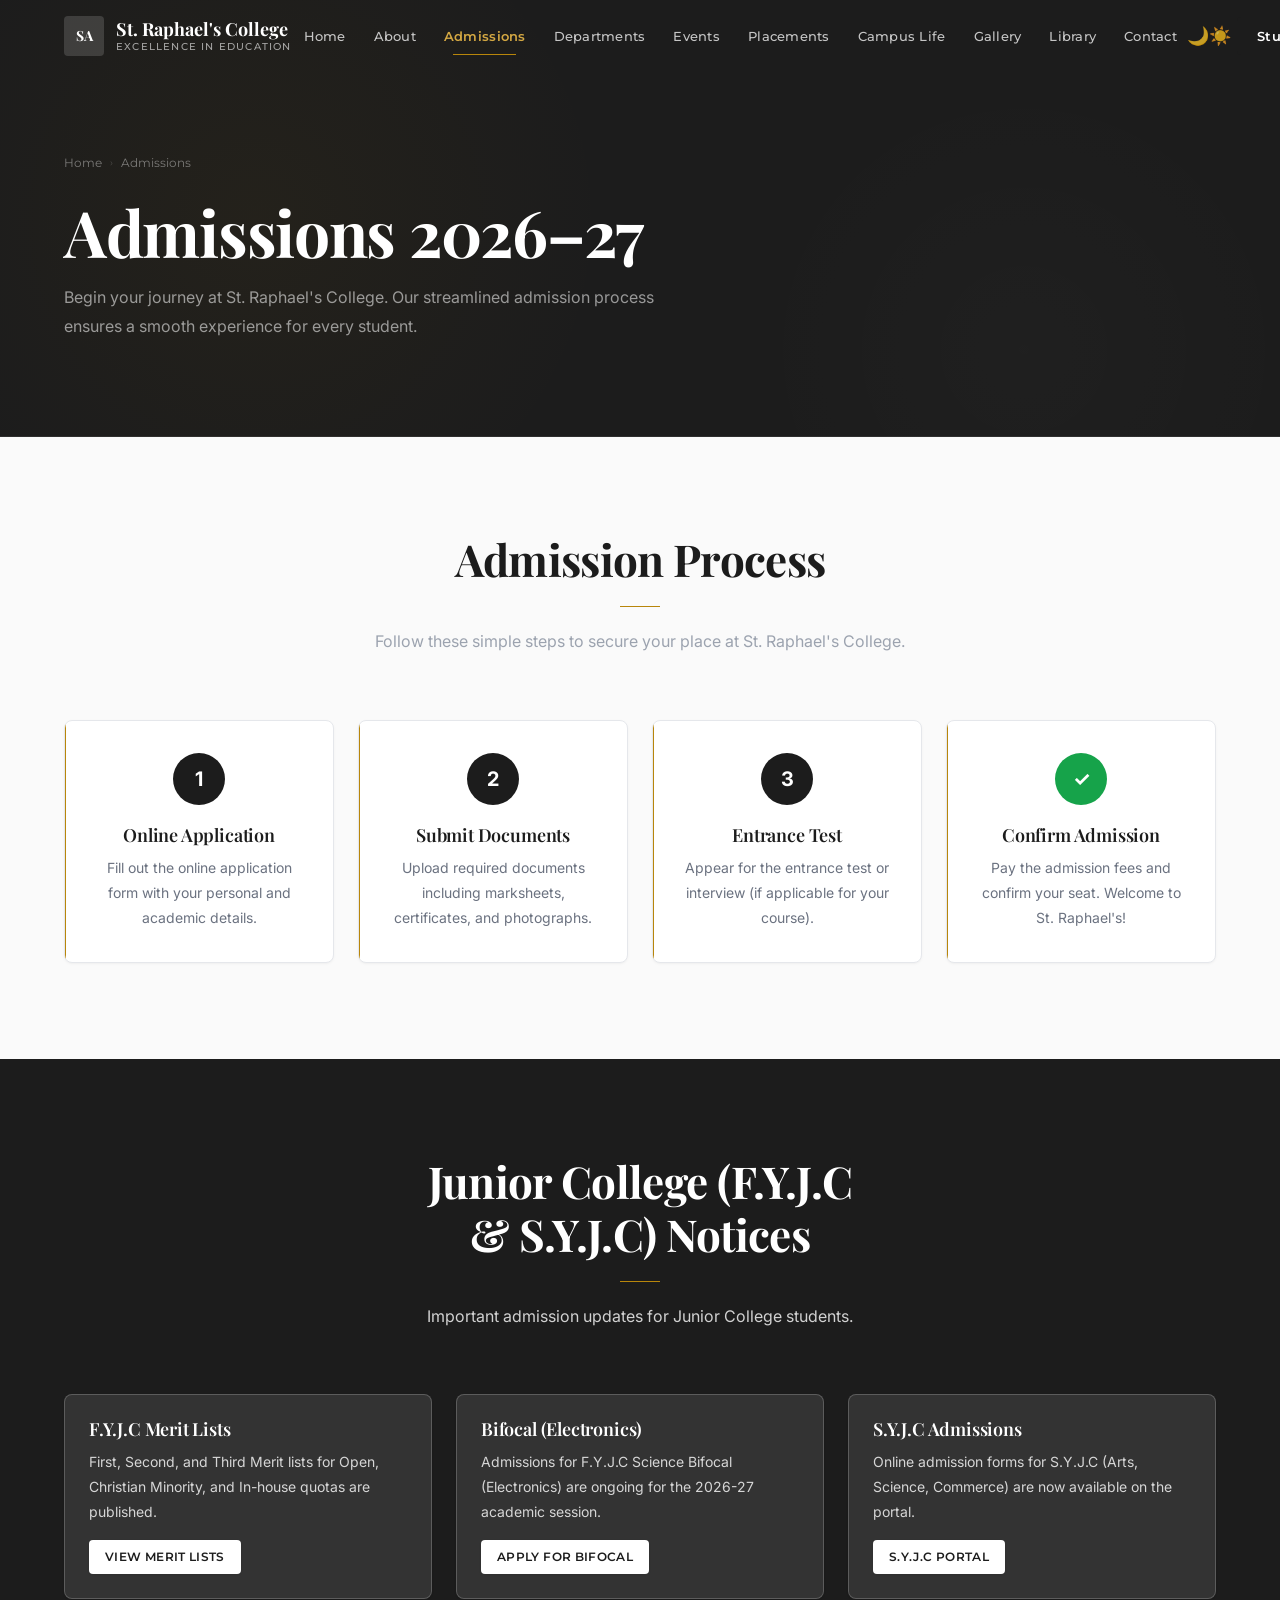
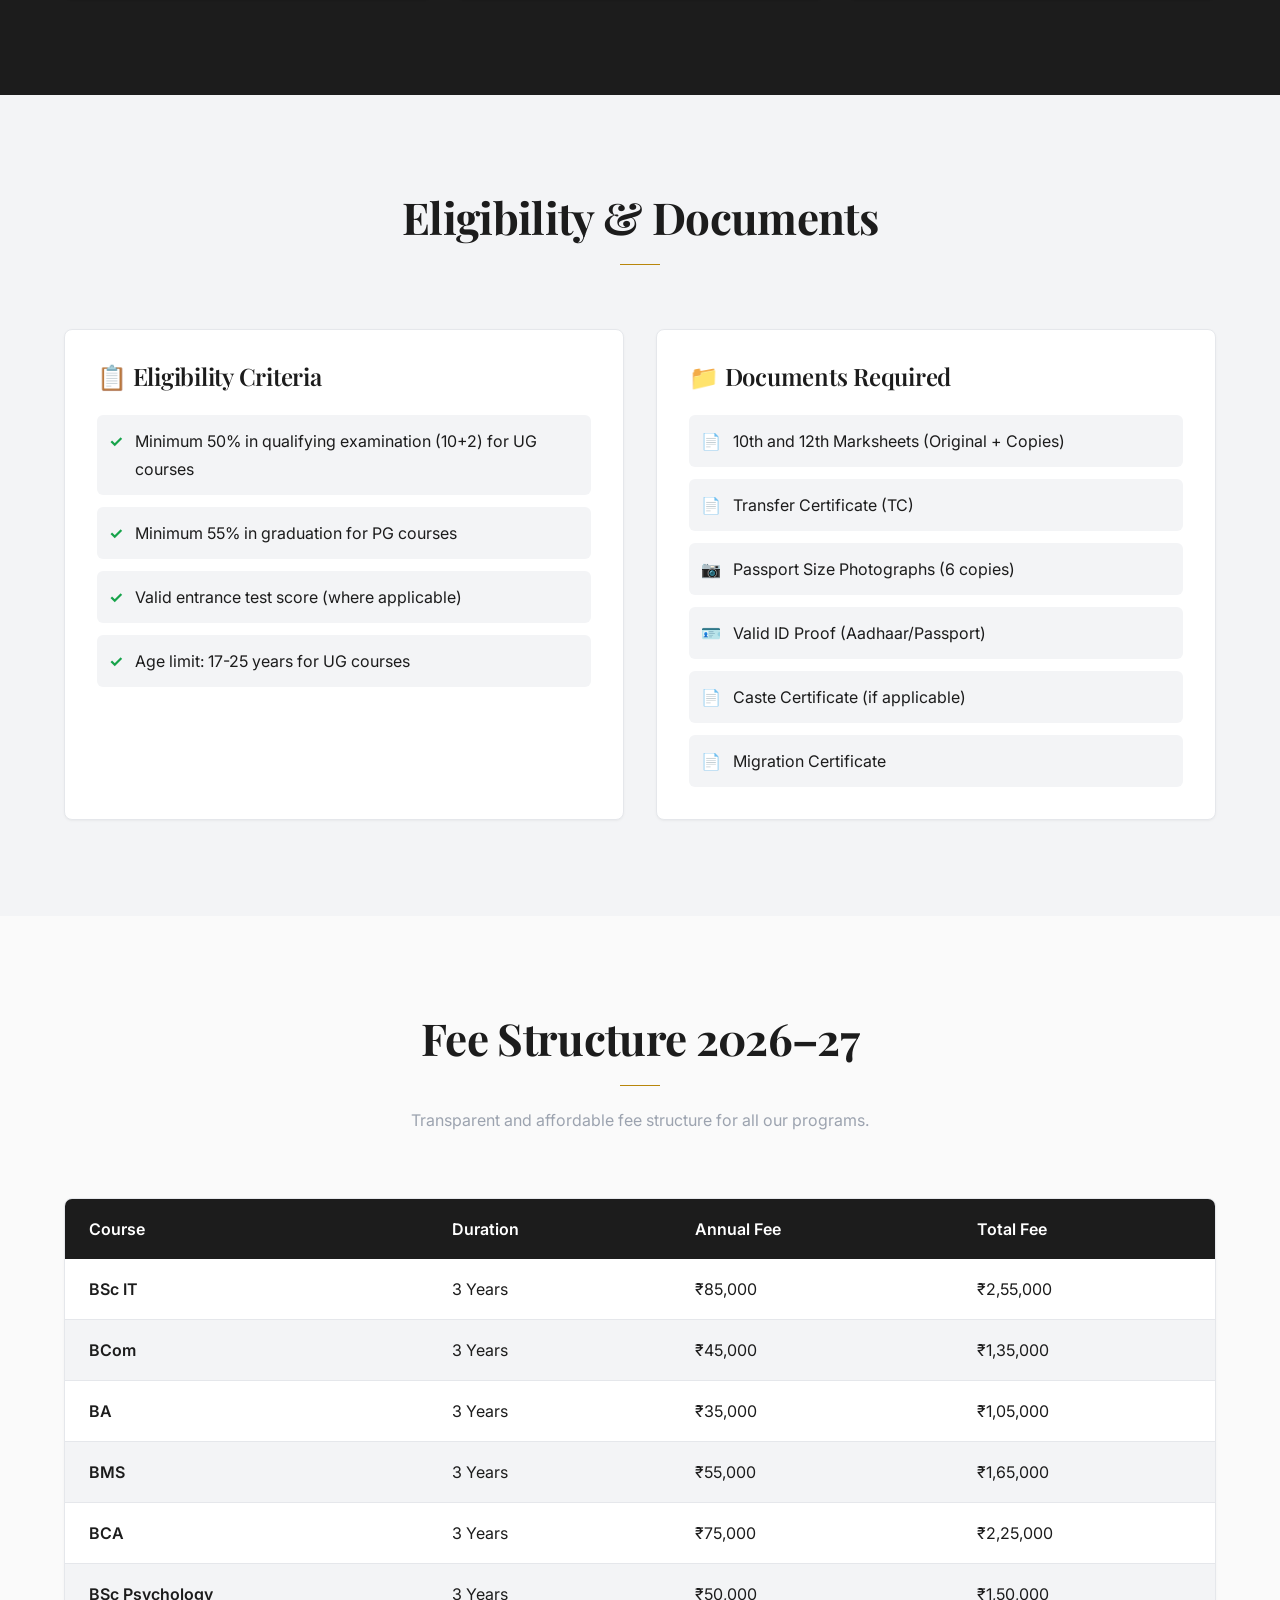
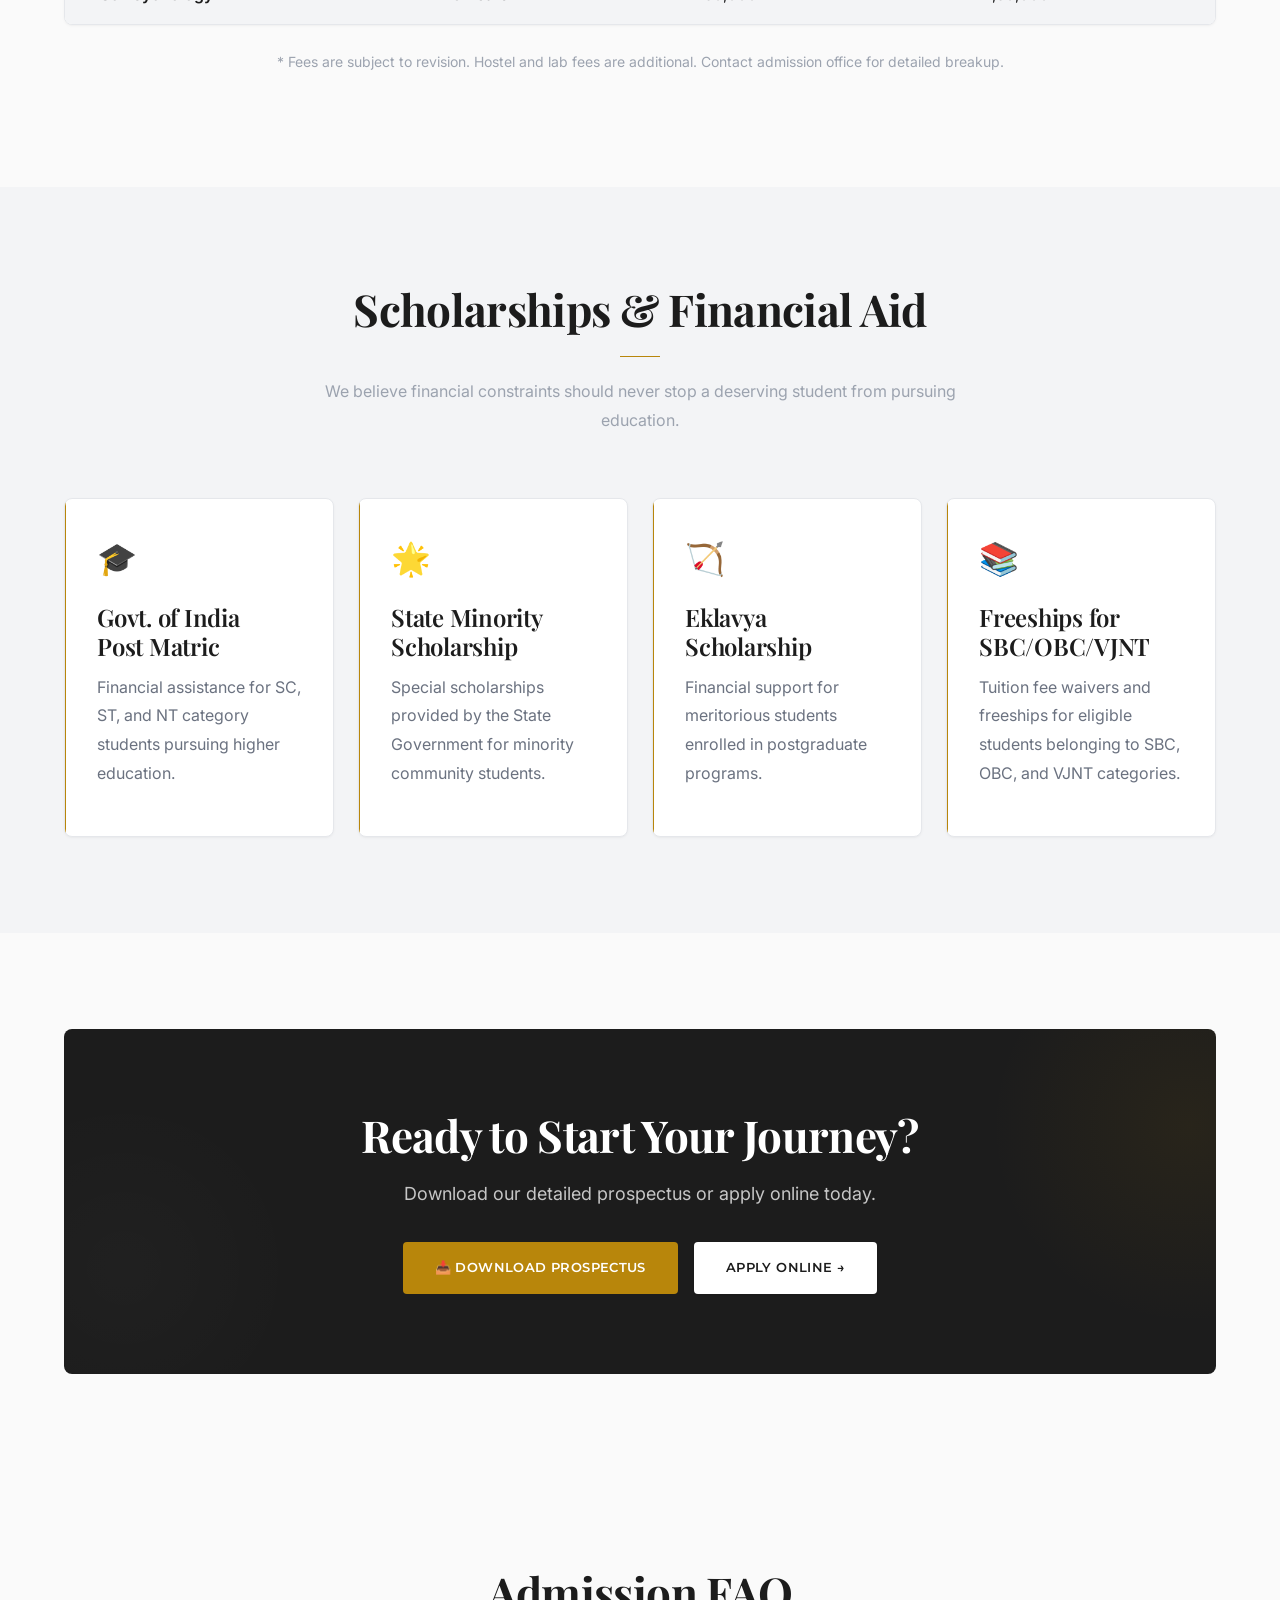
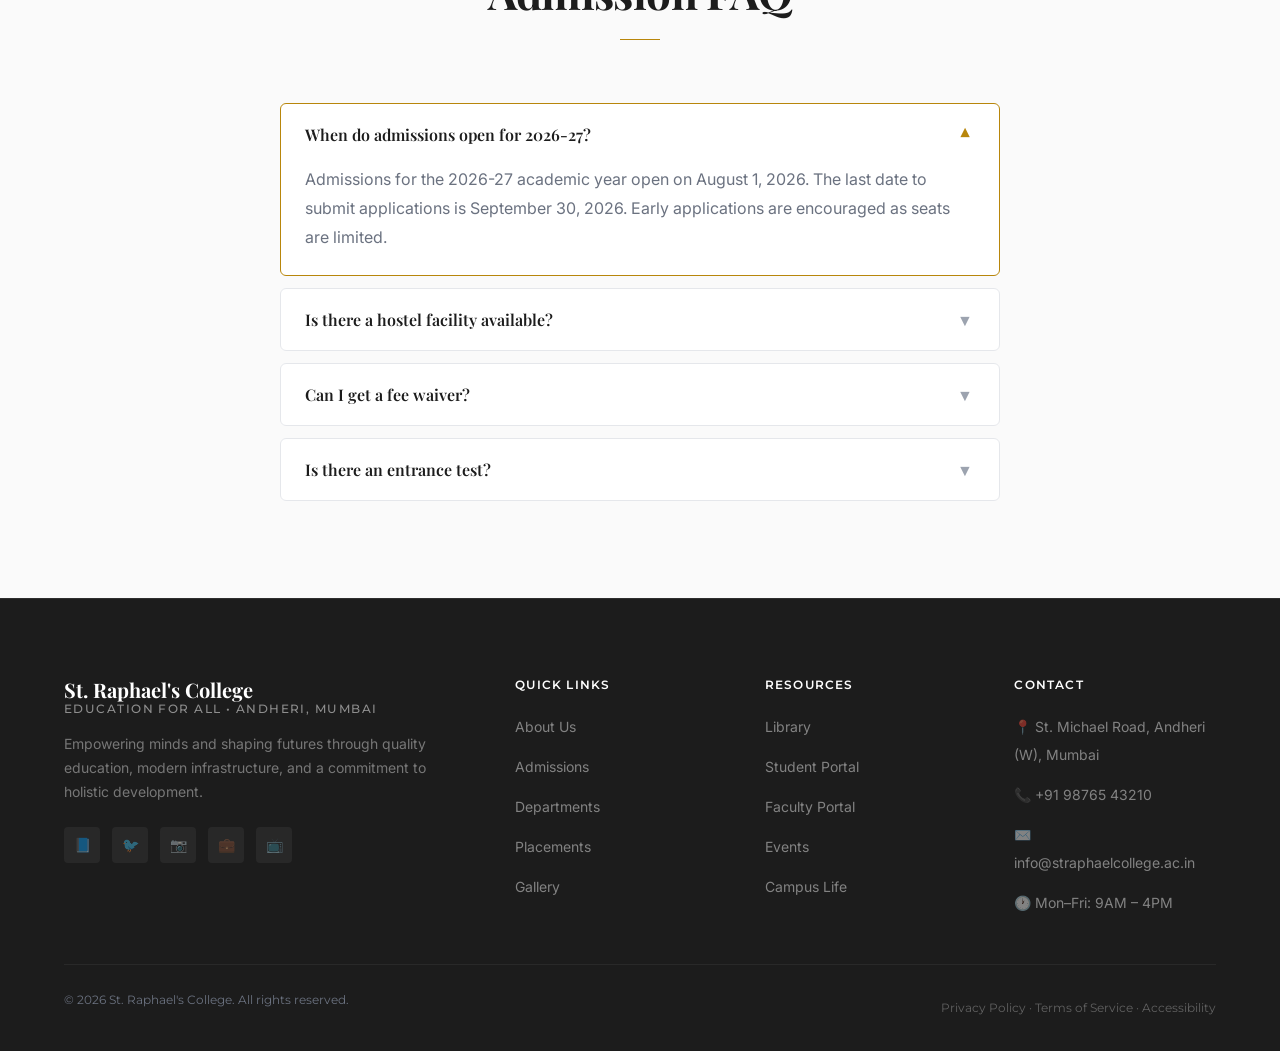
<file: admissions.html>
<!DOCTYPE html>
<html lang="en">
<head>
    <meta charset="UTF-8">
    <meta name="viewport" content="width=device-width, initial-scale=1.0">
    <meta name="description" content="Apply to St. Raphael's College – Admission process, eligibility, fee structure, scholarships, and FAQ for 2026-27.">
    <title>Admissions | St. Raphael's College</title>
    <link rel="preconnect" href="https://fonts.googleapis.com">
    <link rel="preconnect" href="https://fonts.gstatic.com" crossorigin>
    <link href="https://fonts.googleapis.com/css2?family=Playfair+Display:wght@400;500;600;700;800&family=Inter:wght@400;500;600&family=Montserrat:wght@400;500;600;700&family=Outfit:wght@400;600;700;800&display=swap" rel="stylesheet">
    <link rel="stylesheet" href="css/style.css">
    <link rel="stylesheet" href="css/responsive.css">
    <link rel="stylesheet" href="css/animations.css">
    <link rel="stylesheet" href="css/darkmode.css">
</head>
<body>
    <!-- Fast Page Loader -->
    <div class="page-loader" id="page-loader">
        <div class="loader-logo">SA</div>
        <div class="loader-dots">
            <span></span><span></span><span></span>
        </div>
        <div class="loader-text">Loading</div>
    </div>
    <a href="#main-content" class="skip-nav">Skip to main content</a>
    <header class="navbar scrolled" role="banner">
        <div class="container">
            <a href="index.html" class="logo" aria-label="St. Raphael's College Home">
                <div class="logo-icon">SA</div>
                <div class="logo-text">St. Raphael's College<small>Excellence in Education</small></div>
            </a>
            <nav class="nav-links" role="navigation" aria-label="Main navigation">
                <a href="index.html">Home</a>
                <a href="about.html">About</a>
                <a href="admissions.html" class="active">Admissions</a>
                <a href="departments.html">Departments</a>
                <a href="events.html">Events</a>
                <a href="placements.html">Placements</a>
                <a href="campus-life.html">Campus Life</a>
                <a href="gallery.html">Gallery</a>
                <a href="library.html">Library</a>
                <a href="contact.html">Contact</a>
            </nav>
            <div class="nav-actions">
                <button class="nav-btn dark-mode-toggle" aria-label="Toggle dark mode"><span class="icon-moon">🌙</span><span class="icon-sun">☀️</span></button>
                <a href="student-portal.html" class="nav-cta">Student Portal</a>
                <button class="hamburger" aria-label="Open menu" aria-controls="mobile-nav" aria-expanded="false"><span></span><span></span><span></span></button>
            </div>
        </div>
    </header>
    <div class="mobile-nav" id="mobile-nav">
        <ul class="mobile-nav-links">
            <li><a href="index.html"><span class="nav-icon">🏠</span> Home</a></li>
            <li><a href="about.html"><span class="nav-icon">ℹ️</span> About</a></li>
            <li><a href="admissions.html" class="active"><span class="nav-icon">📝</span> Admissions</a></li>
            <li><a href="departments.html"><span class="nav-icon">📚</span> Departments</a></li>
            <li><a href="events.html"><span class="nav-icon">🎉</span> Events</a></li>
            <li><a href="placements.html"><span class="nav-icon">💼</span> Placements</a></li>
            <li><a href="campus-life.html"><span class="nav-icon">🏫</span> Campus Life</a></li>
            <li><a href="gallery.html"><span class="nav-icon">📷</span> Gallery</a></li>
            <li><a href="library.html"><span class="nav-icon">📖</span> Library</a></li>
            <li><a href="contact.html"><span class="nav-icon">📞</span> Contact</a></li>
        </ul>
        <div class="mobile-nav-divider"></div>
        <a href="student-portal.html" class="mobile-nav-cta">🎓 Student Portal</a>
    </div>

    <main id="main-content">
        <section class="page-hero">
            <div class="container">
                <nav class="breadcrumb" aria-label="Breadcrumb">
                    <a href="index.html">Home</a>
                    <span class="separator" aria-hidden="true">›</span>
                    <span aria-current="page">Admissions</span>
                </nav>
                <h1>Admissions 2026–27</h1>
                <p>Begin your journey at St. Raphael's College. Our streamlined admission process ensures a smooth experience for every student.</p>
            </div>
        </section>

        <!-- Admission Process -->
        <section class="section" aria-labelledby="process-heading">
            <div class="container">
                <div class="section-header animate-on-scroll">
                    
                    <h2 id="process-heading">Admission Process</h2>
                    <p>Follow these simple steps to secure your place at St. Raphael's College.</p>
                </div>
                <div style="display: grid; grid-template-columns: repeat(4, 1fr); gap: var(--space-6);">
                    <div class="card-feature animate-on-scroll" style="text-align: center; padding: var(--space-8);">
                        <div class="process-step">1</div>
                        <h4 style="margin-bottom: var(--space-2);">Online Application</h4>
                        <p style="font-size: 0.875rem; margin: 0;">Fill out the online application form with your personal and academic details.</p>
                    </div>
                    <div class="card-feature animate-on-scroll" style="text-align: center; padding: var(--space-8);">
                        <div class="process-step">2</div>
                        <h4 style="margin-bottom: var(--space-2);">Submit Documents</h4>
                        <p style="font-size: 0.875rem; margin: 0;">Upload required documents including marksheets, certificates, and photographs.</p>
                    </div>
                    <div class="card-feature animate-on-scroll" style="text-align: center; padding: var(--space-8);">
                        <div class="process-step">3</div>
                        <h4 style="margin-bottom: var(--space-2);">Entrance Test</h4>
                        <p style="font-size: 0.875rem; margin: 0;">Appear for the entrance test or interview (if applicable for your course).</p>
                    </div>
                    <div class="card-feature animate-on-scroll" style="text-align: center; padding: var(--space-8);">
                        <div class="process-step success">✓</div>
                        <h4 style="margin-bottom: var(--space-2);">Confirm Admission</h4>
                        <p style="font-size: 0.875rem; margin: 0;">Pay the admission fees and confirm your seat. Welcome to St. Raphael's!</p>
                    </div>
                </div>
            </div>
        </section>

        <!-- Junior College Notices -->
        <section class="section" style="background: var(--primary); color: white;" aria-labelledby="jr-college-heading">
            <div class="container">
                <div class="section-header animate-on-scroll" style="color: white;">
                    <h2 id="jr-college-heading" style="color: white;">Junior College (F.Y.J.C & S.Y.J.C) Notices</h2>
                    <p style="color: rgba(255,255,255,0.8);">Important admission updates for Junior College students.</p>
                </div>
                <div style="display: grid; grid-template-columns: repeat(auto-fit, minmax(300px, 1fr)); gap: var(--space-6);">
                    <div class="card" style="background: rgba(255,255,255,0.1); border: 1px solid rgba(255,255,255,0.2); color: white; padding: var(--space-6);">
                        <h4 style="margin-bottom: var(--space-2); color: white;">F.Y.J.C Merit Lists</h4>
                        <p style="font-size: 0.875rem; margin-bottom: var(--space-4); color: rgba(255,255,255,0.8);">First, Second, and Third Merit lists for Open, Christian Minority, and In-house quotas are published.</p>
                        <a href="#" class="btn btn-sm btn-white">View Merit Lists</a>
                    </div>
                    <div class="card" style="background: rgba(255,255,255,0.1); border: 1px solid rgba(255,255,255,0.2); color: white; padding: var(--space-6);">
                        <h4 style="margin-bottom: var(--space-2); color: white;">Bifocal (Electronics)</h4>
                        <p style="font-size: 0.875rem; margin-bottom: var(--space-4); color: rgba(255,255,255,0.8);">Admissions for F.Y.J.C Science Bifocal (Electronics) are ongoing for the 2026-27 academic session.</p>
                        <a href="#" class="btn btn-sm btn-white">Apply for Bifocal</a>
                    </div>
                    <div class="card" style="background: rgba(255,255,255,0.1); border: 1px solid rgba(255,255,255,0.2); color: white; padding: var(--space-6);">
                        <h4 style="margin-bottom: var(--space-2); color: white;">S.Y.J.C Admissions</h4>
                        <p style="font-size: 0.875rem; margin-bottom: var(--space-4); color: rgba(255,255,255,0.8);">Online admission forms for S.Y.J.C (Arts, Science, Commerce) are now available on the portal.</p>
                        <a href="#" class="btn btn-sm btn-white">S.Y.J.C Portal</a>
                    </div>
                </div>
            </div>
        </section>

        <!-- Eligibility & Documents -->
        <section class="section" style="background: var(--bg-subtle);" aria-labelledby="eligibility-heading">
            <div class="container">
                <div class="section-header animate-on-scroll">
                    
                    <h2 id="eligibility-heading">Eligibility & Documents</h2>
                </div>
                <div style="display: grid; grid-template-columns: 1fr 1fr; gap: var(--space-8);">
                    <div class="card animate-slide-left" style="padding: var(--space-8);">
                        <h3 style="margin-bottom: var(--space-6); display: flex; align-items: center; gap: var(--space-2);">📋 Eligibility Criteria</h3>
                        <ul style="list-style: none; display: flex; flex-direction: column; gap: var(--space-3);">
                            <li style="display: flex; align-items: flex-start; gap: var(--space-3); padding: var(--space-3); background: var(--bg-subtle); border-radius: var(--radius-md);">
                                <span style="color: var(--success); font-weight: 700;">✓</span>
                                <span>Minimum 50% in qualifying examination (10+2) for UG courses</span>
                            </li>
                            <li style="display: flex; align-items: flex-start; gap: var(--space-3); padding: var(--space-3); background: var(--bg-subtle); border-radius: var(--radius-md);">
                                <span style="color: var(--success); font-weight: 700;">✓</span>
                                <span>Minimum 55% in graduation for PG courses</span>
                            </li>
                            <li style="display: flex; align-items: flex-start; gap: var(--space-3); padding: var(--space-3); background: var(--bg-subtle); border-radius: var(--radius-md);">
                                <span style="color: var(--success); font-weight: 700;">✓</span>
                                <span>Valid entrance test score (where applicable)</span>
                            </li>
                            <li style="display: flex; align-items: flex-start; gap: var(--space-3); padding: var(--space-3); background: var(--bg-subtle); border-radius: var(--radius-md);">
                                <span style="color: var(--success); font-weight: 700;">✓</span>
                                <span>Age limit: 17-25 years for UG courses</span>
                            </li>
                        </ul>
                    </div>
                    <div class="card animate-slide-right" style="padding: var(--space-8);">
                        <h3 style="margin-bottom: var(--space-6); display: flex; align-items: center; gap: var(--space-2);">📁 Documents Required</h3>
                        <ul style="list-style: none; display: flex; flex-direction: column; gap: var(--space-3);">
                            <li style="display: flex; align-items: flex-start; gap: var(--space-3); padding: var(--space-3); background: var(--bg-subtle); border-radius: var(--radius-md);">
                                <span>📄</span>
                                <span>10th and 12th Marksheets (Original + Copies)</span>
                            </li>
                            <li style="display: flex; align-items: flex-start; gap: var(--space-3); padding: var(--space-3); background: var(--bg-subtle); border-radius: var(--radius-md);">
                                <span>📄</span>
                                <span>Transfer Certificate (TC)</span>
                            </li>
                            <li style="display: flex; align-items: flex-start; gap: var(--space-3); padding: var(--space-3); background: var(--bg-subtle); border-radius: var(--radius-md);">
                                <span>📷</span>
                                <span>Passport Size Photographs (6 copies)</span>
                            </li>
                            <li style="display: flex; align-items: flex-start; gap: var(--space-3); padding: var(--space-3); background: var(--bg-subtle); border-radius: var(--radius-md);">
                                <span>🪪</span>
                                <span>Valid ID Proof (Aadhaar/Passport)</span>
                            </li>
                            <li style="display: flex; align-items: flex-start; gap: var(--space-3); padding: var(--space-3); background: var(--bg-subtle); border-radius: var(--radius-md);">
                                <span>📄</span>
                                <span>Caste Certificate (if applicable)</span>
                            </li>
                            <li style="display: flex; align-items: flex-start; gap: var(--space-3); padding: var(--space-3); background: var(--bg-subtle); border-radius: var(--radius-md);">
                                <span>📄</span>
                                <span>Migration Certificate</span>
                            </li>
                        </ul>
                    </div>
                </div>
            </div>
        </section>

        <!-- Fee Structure -->
        <section class="section" aria-labelledby="fee-heading">
            <div class="container">
                <div class="section-header animate-on-scroll">
                    
                    <h2 id="fee-heading">Fee Structure 2026–27</h2>
                    <p>Transparent and affordable fee structure for all our programs.</p>
                </div>
                <div class="card animate-on-scroll" style="overflow: hidden; padding: 0;">
                    <table style="width: 100%; border-collapse: collapse;">
                        <thead>
                            <tr style="background: var(--primary); color: white;">
                                <th style="padding: var(--space-4) var(--space-6); text-align: left; font-weight: 600;">Course</th>
                                <th style="padding: var(--space-4) var(--space-6); text-align: left; font-weight: 600;">Duration</th>
                                <th style="padding: var(--space-4) var(--space-6); text-align: left; font-weight: 600;">Annual Fee</th>
                                <th style="padding: var(--space-4) var(--space-6); text-align: left; font-weight: 600;">Total Fee</th>
                            </tr>
                        </thead>
                        <tbody>
                            <tr style="border-bottom: 1px solid var(--border);">
                                <td style="padding: var(--space-4) var(--space-6); font-weight: 600;">BSc IT</td>
                                <td style="padding: var(--space-4) var(--space-6);">3 Years</td>
                                <td style="padding: var(--space-4) var(--space-6);">₹85,000</td>
                                <td style="padding: var(--space-4) var(--space-6);">₹2,55,000</td>
                            </tr>
                            <tr style="border-bottom: 1px solid var(--border); background: var(--bg-subtle);">
                                <td style="padding: var(--space-4) var(--space-6); font-weight: 600;">BCom</td>
                                <td style="padding: var(--space-4) var(--space-6);">3 Years</td>
                                <td style="padding: var(--space-4) var(--space-6);">₹45,000</td>
                                <td style="padding: var(--space-4) var(--space-6);">₹1,35,000</td>
                            </tr>
                            <tr style="border-bottom: 1px solid var(--border);">
                                <td style="padding: var(--space-4) var(--space-6); font-weight: 600;">BA</td>
                                <td style="padding: var(--space-4) var(--space-6);">3 Years</td>
                                <td style="padding: var(--space-4) var(--space-6);">₹35,000</td>
                                <td style="padding: var(--space-4) var(--space-6);">₹1,05,000</td>
                            </tr>
                            <tr style="border-bottom: 1px solid var(--border); background: var(--bg-subtle);">
                                <td style="padding: var(--space-4) var(--space-6); font-weight: 600;">BMS</td>
                                <td style="padding: var(--space-4) var(--space-6);">3 Years</td>
                                <td style="padding: var(--space-4) var(--space-6);">₹55,000</td>
                                <td style="padding: var(--space-4) var(--space-6);">₹1,65,000</td>
                            </tr>
                            <tr style="border-bottom: 1px solid var(--border);">
                                <td style="padding: var(--space-4) var(--space-6); font-weight: 600;">BCA</td>
                                <td style="padding: var(--space-4) var(--space-6);">3 Years</td>
                                <td style="padding: var(--space-4) var(--space-6);">₹75,000</td>
                                <td style="padding: var(--space-4) var(--space-6);">₹2,25,000</td>
                            </tr>
                            <tr style="background: var(--bg-subtle);">
                                <td style="padding: var(--space-4) var(--space-6); font-weight: 600;">BSc Psychology</td>
                                <td style="padding: var(--space-4) var(--space-6);">3 Years</td>
                                <td style="padding: var(--space-4) var(--space-6);">₹50,000</td>
                                <td style="padding: var(--space-4) var(--space-6);">₹1,50,000</td>
                            </tr>
                        </tbody>
                    </table>
                </div>
                <p class="animate-on-scroll" style="text-align: center; margin-top: var(--space-6); color: var(--text-muted); font-size: 0.875rem;">
                    * Fees are subject to revision. Hostel and lab fees are additional. Contact admission office for detailed breakup.
                </p>
            </div>
        </section>

        <!-- Scholarships -->
        <section class="section" style="background: var(--bg-subtle);" aria-labelledby="scholarship-heading">
            <div class="container">
                <div class="section-header animate-on-scroll">
                    
                    <h2 id="scholarship-heading">Scholarships & Financial Aid</h2>
                    <p>We believe financial constraints should never stop a deserving student from pursuing education.</p>
                </div>
                <div style="display: grid; grid-template-columns: repeat(auto-fit, minmax(250px, 1fr)); gap: var(--space-6);">
                    <div class="card-feature animate-on-scroll" style="padding: var(--space-8);">
                        <div style="font-size: 2rem; margin-bottom: var(--space-4);">🎓</div>
                        <h3 style="margin-bottom: var(--space-3);">Govt. of India Post Matric</h3>
                        <p>Financial assistance for SC, ST, and NT category students pursuing higher education.</p>
                    </div>
                    <div class="card-feature animate-on-scroll" style="padding: var(--space-8);">
                        <div style="font-size: 2rem; margin-bottom: var(--space-4);">🌟</div>
                        <h3 style="margin-bottom: var(--space-3);">State Minority Scholarship</h3>
                        <p>Special scholarships provided by the State Government for minority community students.</p>
                    </div>
                    <div class="card-feature animate-on-scroll" style="padding: var(--space-8);">
                        <div style="font-size: 2rem; margin-bottom: var(--space-4);">🏹</div>
                        <h3 style="margin-bottom: var(--space-3);">Eklavya Scholarship</h3>
                        <p>Financial support for meritorious students enrolled in postgraduate programs.</p>
                    </div>
                    <div class="card-feature animate-on-scroll" style="padding: var(--space-8);">
                        <div style="font-size: 2rem; margin-bottom: var(--space-4);">📚</div>
                        <h3 style="margin-bottom: var(--space-3);">Freeships for SBC/OBC/VJNT</h3>
                        <p>Tuition fee waivers and freeships for eligible students belonging to SBC, OBC, and VJNT categories.</p>
                    </div>
                </div>
            </div>
        </section>

        <!-- Download Prospectus CTA -->
        <section class="section" aria-labelledby="cta-heading">
            <div class="container">
                <div class="newsletter-section animate-on-scroll" style="text-align: center;">
                    <h2 id="cta-heading" style="color: white;">Ready to Start Your Journey?</h2>
                    <p style="color: rgba(255,255,255,0.75); font-size: 1.125rem; margin-bottom: var(--space-8);">Download our detailed prospectus or apply online today.</p>
                    <div style="display: flex; gap: var(--space-4); justify-content: center; position: relative; flex-wrap: wrap;">
                        <a href="#" class="btn btn-secondary btn-lg">📥 Download Prospectus</a>
                        <a href="#" class="btn btn-white btn-lg">Apply Online →</a>
                    </div>
                </div>
            </div>
        </section>

        <!-- Admission FAQ -->
        <section class="section" aria-labelledby="faq-heading">
            <div class="container">
                <div class="section-header animate-on-scroll">
                    
                    <h2 id="faq-heading">Admission FAQ</h2>
                </div>
                <div class="faq-list animate-on-scroll">
                    <div class="faq-item active">
                        <button class="faq-question" aria-expanded="true">
                            When do admissions open for 2026-27?
                            <span class="faq-chevron" aria-hidden="true">▼</span>
                        </button>
                        <div class="faq-answer" style="max-height: 200px;">
                            <div class="faq-answer-inner">Admissions for the 2026-27 academic year open on August 1, 2026. The last date to submit applications is September 30, 2026. Early applications are encouraged as seats are limited.</div>
                        </div>
                    </div>
                    <div class="faq-item">
                        <button class="faq-question" aria-expanded="false">
                            Is there a hostel facility available?
                            <span class="faq-chevron" aria-hidden="true">▼</span>
                        </button>
                        <div class="faq-answer">
                            <div class="faq-answer-inner">Yes, separate hostels for boys and girls are available on campus. The hostels are equipped with Wi-Fi, mess facilities, 24/7 security, laundry services, and recreational areas. Monthly charges range from ₹8,000 to ₹12,000.</div>
                        </div>
                    </div>
                    <div class="faq-item">
                        <button class="faq-question" aria-expanded="false">
                            Can I get a fee waiver?
                            <span class="faq-chevron" aria-hidden="true">▼</span>
                        </button>
                        <div class="faq-answer">
                            <div class="faq-answer-inner">Yes, we offer merit-based scholarships, need-based financial aid, and sports quotas. Contact our admission office or visit the scholarship section for detailed eligibility criteria and application process.</div>
                        </div>
                    </div>
                    <div class="faq-item">
                        <button class="faq-question" aria-expanded="false">
                            Is there an entrance test?
                            <span class="faq-chevron" aria-hidden="true">▼</span>
                        </button>
                        <div class="faq-answer">
                            <div class="faq-answer-inner">Most undergraduate courses are based on merit (10+2 marks). However, BSc IT and BCA require a college entrance test. MBA and other PG courses may require CET/MAT scores.</div>
                        </div>
                    </div>
                </div>
            </div>
        </section>
    </main>

    <footer class="footer" role="contentinfo">
        <div class="container">
            <div class="footer-grid">
                <div class="footer-brand">
                    <div class="logo-text" style="font-size: 1.25rem; margin-bottom: var(--space-4); color: white;">St. Raphael's College<small style="display: block; font-size: 0.75rem; color: rgba(255,255,255,0.5); font-weight: 500;">Education for All • Andheri, Mumbai</small></div>
                    <p>Empowering minds and shaping futures through quality education, modern infrastructure, and a commitment to holistic development.</p>
                    <div class="footer-social">
                        <a href="#" aria-label="Facebook"><span aria-hidden="true">📘</a>
                        <a href="#" aria-label="Twitter"><span aria-hidden="true">🐦</a>
                        <a href="#" aria-label="Instagram"><span aria-hidden="true">📷</a>
                        <a href="#" aria-label="LinkedIn"><span aria-hidden="true">💼</a>
                        <a href="#" aria-label="YouTube">📺</a>
                    </div>
                </div>
                <div class="footer-column"><h4>Quick Links</h4><ul class="footer-links"><li><a href="about.html">About Us</a></li><li><a href="admissions.html">Admissions</a></li><li><a href="departments.html">Departments</a></li><li><a href="placements.html">Placements</a></li><li><a href="gallery.html">Gallery</a></li></ul></div>
                <div class="footer-column"><h4>Resources</h4><ul class="footer-links"><li><a href="library.html">Library</a></li><li><a href="student-portal.html">Student Portal</a></li><li><a href="faculty-portal.html">Faculty Portal</a></li><li><a href="events.html">Events</a></li><li><a href="campus-life.html">Campus Life</a></li></ul></div>
                <div class="footer-column"><h4>Contact</h4><ul class="footer-links"><li><a href="contact.html">📍 St. Michael Road, Andheri (W), Mumbai</a></li><li><a href="tel:+919876543210">📞 +91 98765 43210</a></li><li><a href="mailto:info@straphaelcollege.ac.in">✉️ info@straphaelcollege.ac.in</a></li><li><a href="#">🕐 Mon–Fri: 9AM – 4PM</a></li></ul></div>
            </div>
            <div class="footer-bottom">
                <p>&copy; 2026 St. Raphael's College. All rights reserved.</p>
                <div><a href="#">Privacy Policy</a> · <a href="#">Terms of Service</a> · <a href="#">Accessibility</a></div>
            </div>
        </div>
    </footer>
    <script src="js/script.js"></script>
    <script src="js/darkmode.js"></script>
    <script src="js/scroll.js"></script>
</body>
</html>
</file>
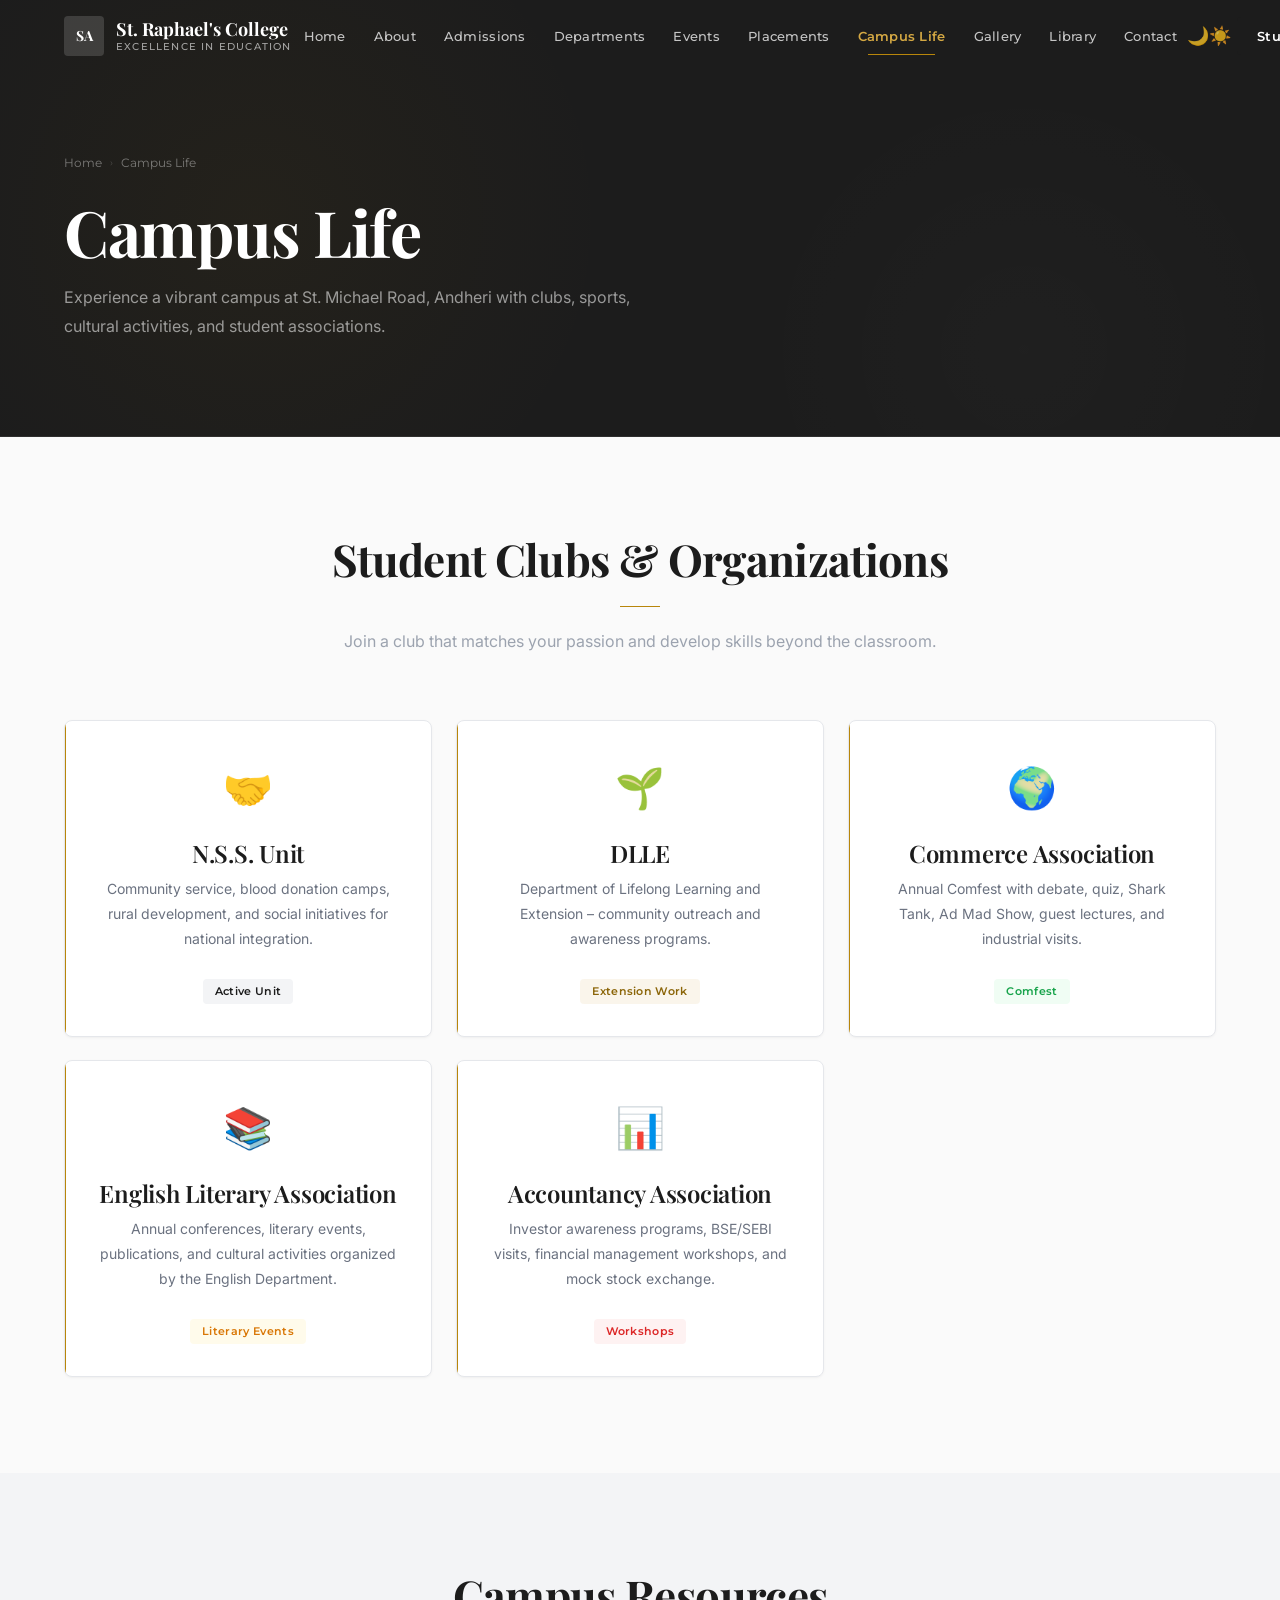
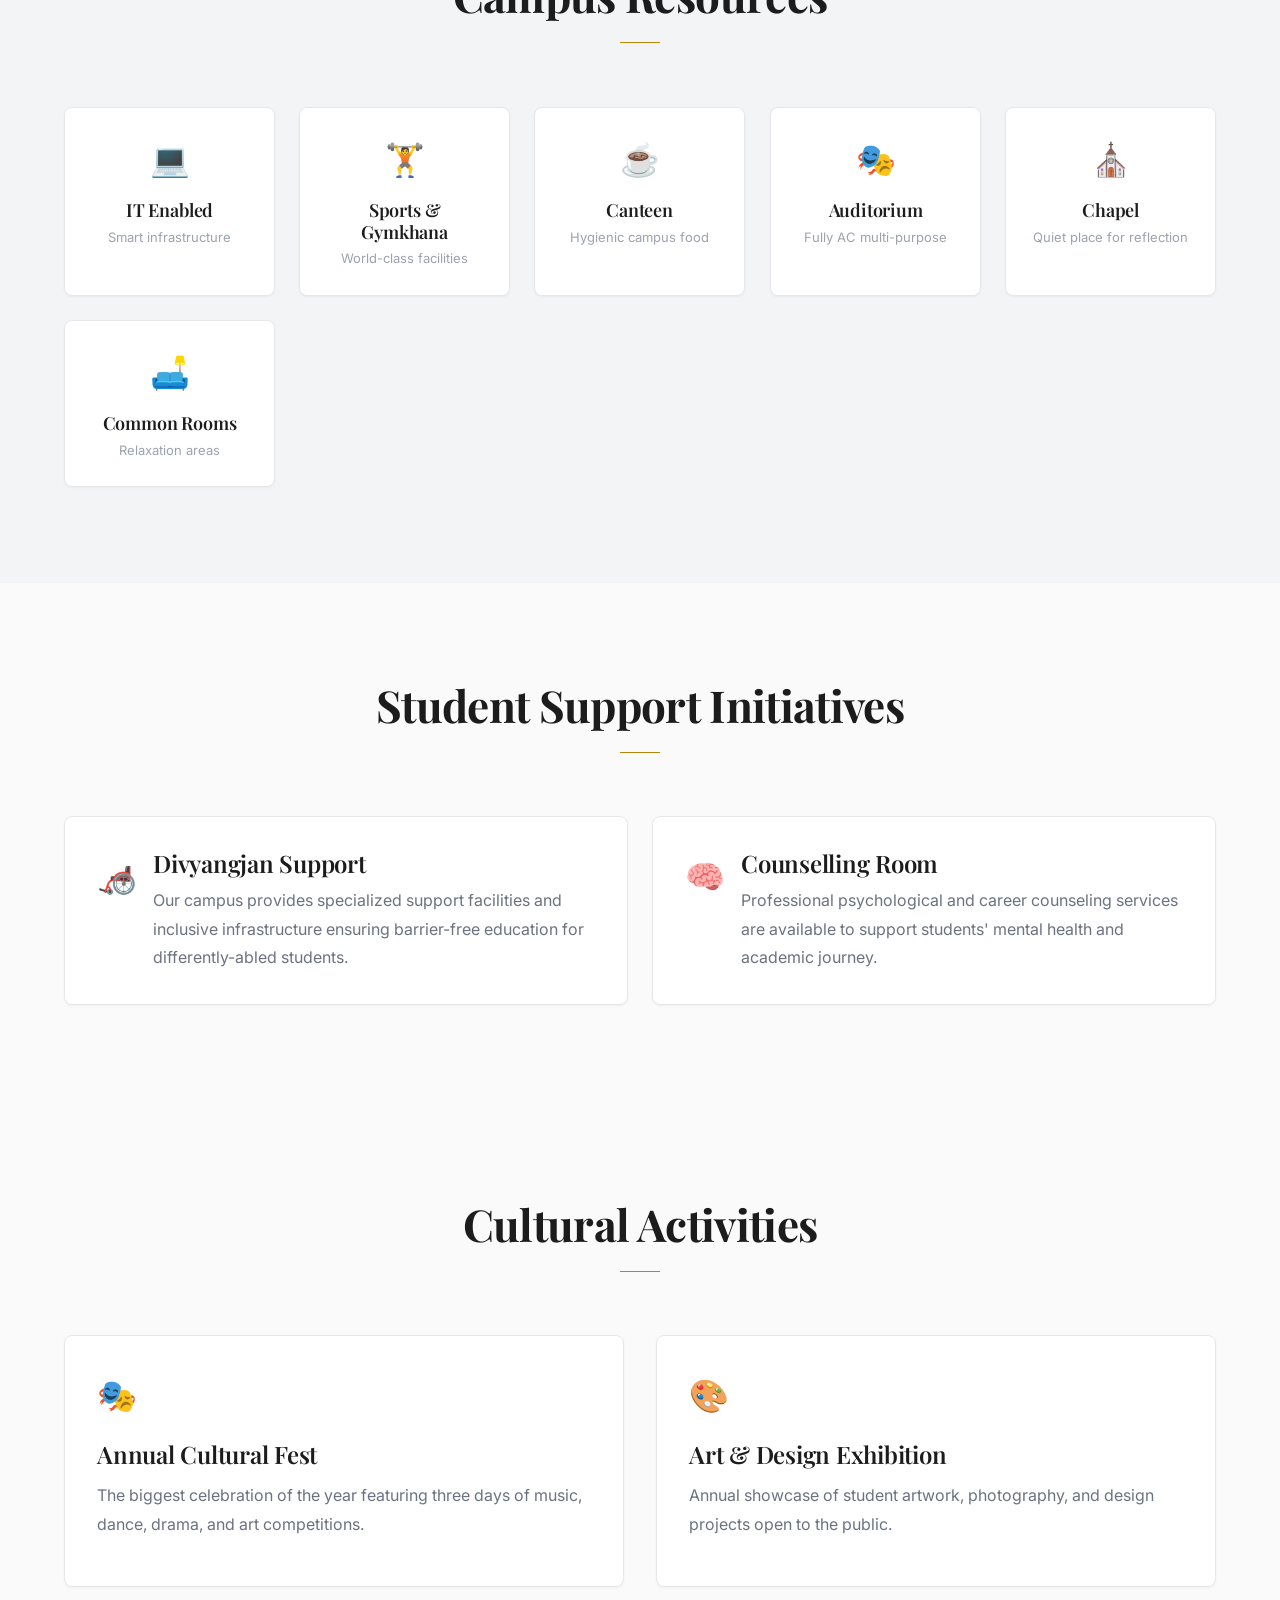
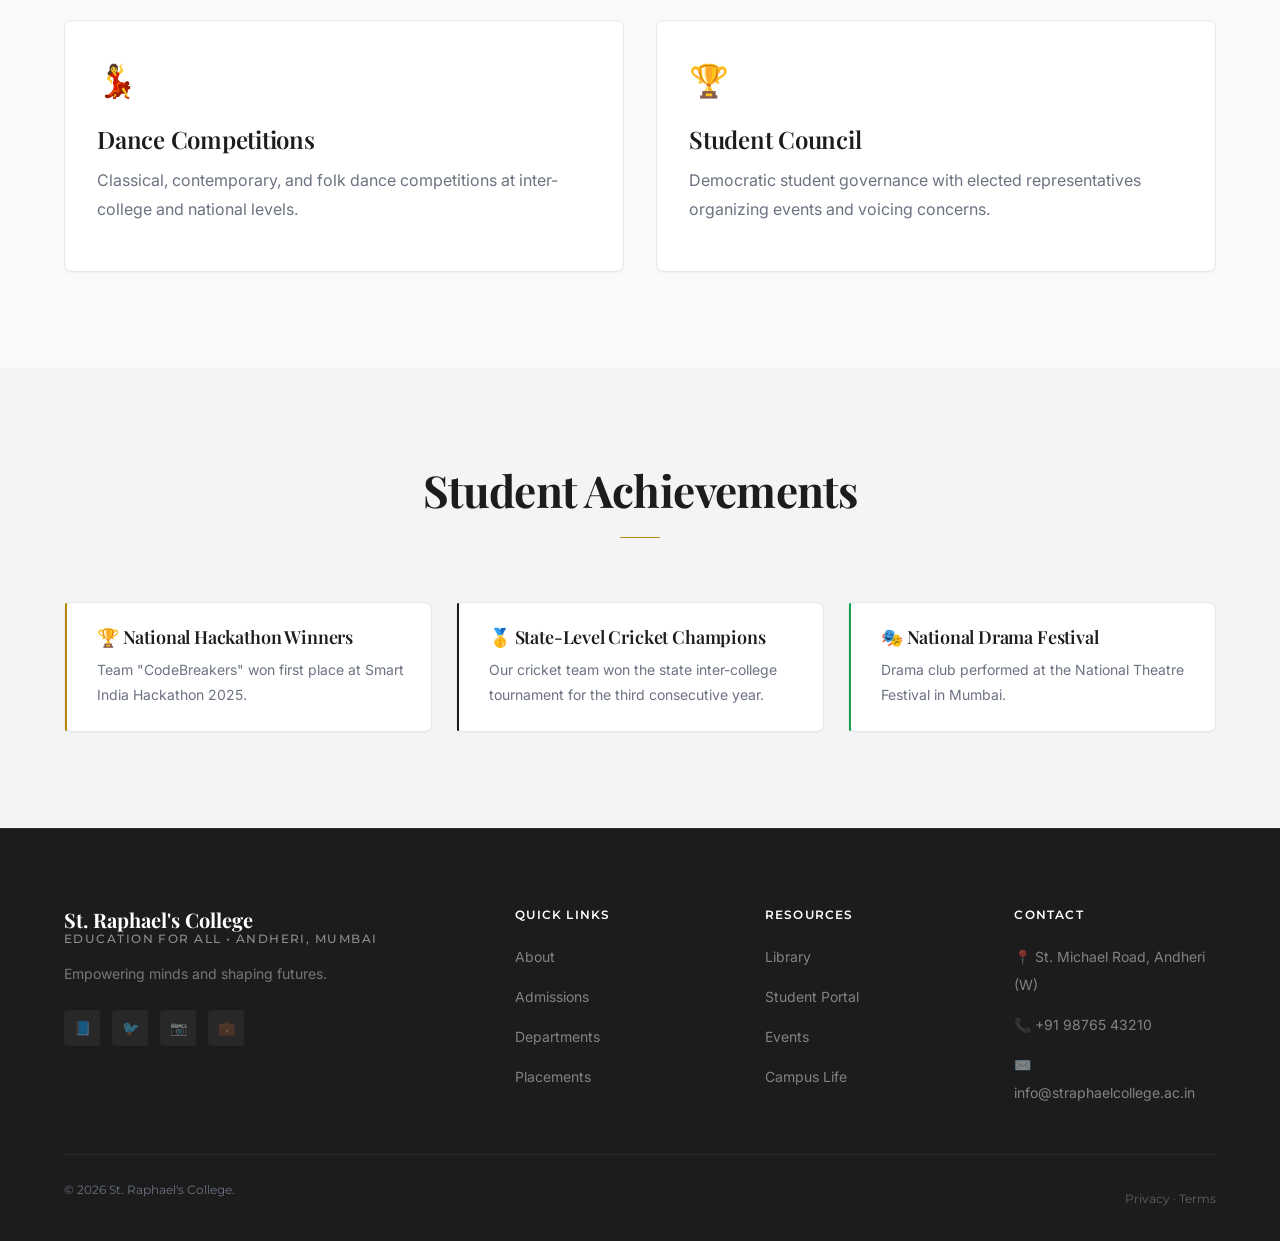
<file: campus-life.html>
<!DOCTYPE html>
<html lang="en">
<head>
    <meta charset="UTF-8"><meta name="viewport" content="width=device-width, initial-scale=1.0"><meta name="description" content="Campus life at St. Raphael's College – Clubs, sports, cultural activities, and student achievements.">
    <title>Campus Life | St. Raphael's College</title>
    <link rel="preconnect" href="https://fonts.googleapis.com"><link rel="preconnect" href="https://fonts.gstatic.com" crossorigin>    <link href="https://fonts.googleapis.com/css2?family=Playfair+Display:wght@400;500;600;700;800&family=Inter:wght@400;500;600&family=Montserrat:wght@400;500;600;700&family=Outfit:wght@400;600;700;800&display=swap" rel="stylesheet">
    <link rel="stylesheet" href="css/style.css"><link rel="stylesheet" href="css/responsive.css"><link rel="stylesheet" href="css/animations.css"><link rel="stylesheet" href="css/darkmode.css">
</head>
<body>
    <!-- Fast Page Loader -->
    <div class="page-loader" id="page-loader">
        <div class="loader-dots">
            <span></span><span></span><span></span>
        </div>
        <div class="loader-text">Loading</div>
    </div>
    <a href="#main-content" class="skip-nav">Skip to main content</a>
    <header class="navbar scrolled" role="banner"><div class="container"><a href="index.html" class="logo" aria-label="Home"><div class="logo-icon">SA</div><div class="logo-text">St. Raphael's College<small>Excellence in Education</small></div></a><nav class="nav-links"><a href="index.html">Home</a><a href="about.html">About</a><a href="admissions.html">Admissions</a><a href="departments.html">Departments</a><a href="events.html">Events</a><a href="placements.html">Placements</a><a href="campus-life.html" class="active">Campus Life</a><a href="gallery.html">Gallery</a><a href="library.html">Library</a><a href="contact.html">Contact</a></nav><div class="nav-actions"><button class="nav-btn dark-mode-toggle" aria-label="Toggle dark mode"><span class="icon-moon">🌙</span><span class="icon-sun">☀️</span></button><a href="student-portal.html" class="nav-cta">Student Portal</a><button class="hamburger" aria-label="Open menu" aria-controls="mobile-nav" aria-expanded="false"><span></span><span></span><span></span></button></div></div></header>
    <div class="mobile-nav" id="mobile-nav"><ul class="mobile-nav-links"><li><a href="index.html"><span class="nav-icon">🏠</span> Home</a></li><li><a href="about.html"><span class="nav-icon">ℹ️</span> About</a></li><li><a href="admissions.html"><span class="nav-icon">📝</span> Admissions</a></li><li><a href="departments.html"><span class="nav-icon">📚</span> Departments</a></li><li><a href="events.html"><span class="nav-icon">🎉</span> Events</a></li><li><a href="placements.html"><span class="nav-icon">💼</span> Placements</a></li><li><a href="campus-life.html" class="active"><span class="nav-icon">🏫</span> Campus Life</a></li><li><a href="gallery.html"><span class="nav-icon">📷</span> Gallery</a></li><li><a href="library.html"><span class="nav-icon">📖</span> Library</a></li><li><a href="contact.html"><span class="nav-icon">📞</span> Contact</a></li></ul><div class="mobile-nav-divider"></div><a href="student-portal.html" class="mobile-nav-cta">🎓 Student Portal</a></div>

    <main id="main-content">
        <section class="page-hero">
            <div class="container">
                <nav class="breadcrumb"><a href="index.html">Home</a><span class="separator" aria-hidden="true">›</span><span aria-current="page">Campus Life</span></nav>
                <h1>Campus Life</h1>
                <p>Experience a vibrant campus at St. Michael Road, Andheri with clubs, sports, cultural activities, and student associations.</p>
            </div>
        </section>

        <!-- Clubs -->
        <section class="section" aria-labelledby="clubs-heading">
            <div class="container">
                <div class="section-header animate-on-scroll"><h2 id="clubs-heading">Student Clubs & Organizations</h2><p>Join a club that matches your passion and develop skills beyond the classroom.</p></div>
                <div style="display: grid; grid-template-columns: repeat(auto-fit, minmax(300px, 1fr)); gap: var(--space-6);">
                    <div class="card-feature animate-on-scroll" style="padding: var(--space-8); text-align: center;">
                        <div style="font-size: 2.5rem; margin-bottom: var(--space-4);">🤝</div>
                        <h3 style="margin-bottom: var(--space-2);">N.S.S. Unit</h3>
                        <p style="font-size: 0.875rem;">Community service, blood donation camps, rural development, and social initiatives for national integration.</p>
                        <span class="badge badge-primary" style="margin-top: var(--space-3);">Active Unit</span>
                    </div>
                    <div class="card-feature animate-on-scroll" style="padding: var(--space-8); text-align: center;">
                        <div style="font-size: 2.5rem; margin-bottom: var(--space-4);">🌱</div>
                        <h3 style="margin-bottom: var(--space-2);">DLLE</h3>
                        <p style="font-size: 0.875rem;">Department of Lifelong Learning and Extension – community outreach and awareness programs.</p>
                        <span class="badge badge-secondary" style="margin-top: var(--space-3);">Extension Work</span>
                    </div>
                    <div class="card-feature animate-on-scroll" style="padding: var(--space-8); text-align: center;">
                        <div style="font-size: 2.5rem; margin-bottom: var(--space-4);">🌍</div>
                        <h3 style="margin-bottom: var(--space-2);">Commerce Association</h3>
                        <p style="font-size: 0.875rem;">Annual Comfest with debate, quiz, Shark Tank, Ad Mad Show, guest lectures, and industrial visits.</p>
                        <span class="badge badge-success" style="margin-top: var(--space-3);">Comfest</span>
                    </div>
                    <div class="card-feature animate-on-scroll" style="padding: var(--space-8); text-align: center;">
                        <div style="font-size: 2.5rem; margin-bottom: var(--space-4);">📚</div>
                        <h3 style="margin-bottom: var(--space-2);">English Literary Association</h3>
                        <p style="font-size: 0.875rem;">Annual conferences, literary events, publications, and cultural activities organized by the English Department.</p>
                        <span class="badge badge-warning" style="margin-top: var(--space-3);">Literary Events</span>
                    </div>
                    <div class="card-feature animate-on-scroll" style="padding: var(--space-8); text-align: center;">
                        <div style="font-size: 2.5rem; margin-bottom: var(--space-4);">📊</div>
                        <h3 style="margin-bottom: var(--space-2);">Accountancy Association</h3>
                        <p style="font-size: 0.875rem;">Investor awareness programs, BSE/SEBI visits, financial management workshops, and mock stock exchange.</p>
                        <span class="badge badge-error" style="margin-top: var(--space-3);">Workshops</span>
                    </div>
                </div>
            </div>
        </section>

        <!-- Campus Resources -->
        <section class="section" style="background: var(--bg-subtle);" aria-labelledby="resources-heading">
            <div class="container">
                <div class="section-header animate-on-scroll"><h2 id="resources-heading">Campus Resources</h2></div>
                <div style="display: grid; grid-template-columns: repeat(auto-fit, minmax(200px, 1fr)); gap: var(--space-6);">
                    <div class="card animate-on-scroll" style="text-align: center; padding: var(--space-6);"><div style="font-size: 2rem; margin-bottom: var(--space-3);">💻</div><h4 style="margin-bottom: var(--space-1);">IT Enabled</h4><p style="font-size: 0.8125rem; margin: 0; color: var(--text-muted);">Smart infrastructure</p></div>
                    <div class="card animate-on-scroll" style="text-align: center; padding: var(--space-6);"><div style="font-size: 2rem; margin-bottom: var(--space-3);">🏋️</div><h4 style="margin-bottom: var(--space-1);">Sports & Gymkhana</h4><p style="font-size: 0.8125rem; margin: 0; color: var(--text-muted);">World-class facilities</p></div>
                    <div class="card animate-on-scroll" style="text-align: center; padding: var(--space-6);"><div style="font-size: 2rem; margin-bottom: var(--space-3);">☕</div><h4 style="margin-bottom: var(--space-1);">Canteen</h4><p style="font-size: 0.8125rem; margin: 0; color: var(--text-muted);">Hygienic campus food</p></div>
                    <div class="card animate-on-scroll" style="text-align: center; padding: var(--space-6);"><div style="font-size: 2rem; margin-bottom: var(--space-3);">🎭</div><h4 style="margin-bottom: var(--space-1);">Auditorium</h4><p style="font-size: 0.8125rem; margin: 0; color: var(--text-muted);">Fully AC multi-purpose</p></div>
                    <div class="card animate-on-scroll" style="text-align: center; padding: var(--space-6);"><div style="font-size: 2rem; margin-bottom: var(--space-3);">⛪</div><h4 style="margin-bottom: var(--space-1);">Chapel</h4><p style="font-size: 0.8125rem; margin: 0; color: var(--text-muted);">Quiet place for reflection</p></div>
                    <div class="card animate-on-scroll" style="text-align: center; padding: var(--space-6);"><div style="font-size: 2rem; margin-bottom: var(--space-3);">🛋️</div><h4 style="margin-bottom: var(--space-1);">Common Rooms</h4><p style="font-size: 0.8125rem; margin: 0; color: var(--text-muted);">Relaxation areas</p></div>
                </div>
            </div>
        </section>

        <!-- Student Support -->
        <section class="section" aria-labelledby="support-heading">
            <div class="container">
                <div class="section-header animate-on-scroll"><h2 id="support-heading">Student Support Initiatives</h2></div>
                <div style="display: grid; grid-template-columns: repeat(auto-fit, minmax(300px, 1fr)); gap: var(--space-6);">
                    <div class="card animate-on-scroll" style="padding: var(--space-8); display: flex; align-items: flex-start; gap: var(--space-4);">
                        <div style="font-size: 2rem;">🦽</div>
                        <div>
                            <h3 style="margin-bottom: var(--space-2);">Divyangjan Support</h3>
                            <p style="color: var(--text-secondary); margin: 0;">Our campus provides specialized support facilities and inclusive infrastructure ensuring barrier-free education for differently-abled students.</p>
                        </div>
                    </div>
                    <div class="card animate-on-scroll" style="padding: var(--space-8); display: flex; align-items: flex-start; gap: var(--space-4);">
                        <div style="font-size: 2rem;">🧠</div>
                        <div>
                            <h3 style="margin-bottom: var(--space-2);">Counselling Room</h3>
                            <p style="color: var(--text-secondary); margin: 0;">Professional psychological and career counseling services are available to support students' mental health and academic journey.</p>
                        </div>
                    </div>
                </div>
            </div>
        </section>

        <!-- Cultural Activities -->
        <section class="section" aria-labelledby="cultural-heading">
            <div class="container">
                <div class="section-header animate-on-scroll"><h2 id="cultural-heading">Cultural Activities</h2></div>
                <div style="display: grid; grid-template-columns: 1fr 1fr; gap: var(--space-8);">
                    <div class="card animate-slide-left" style="padding: var(--space-8);">
                        <div style="font-size: 2rem; margin-bottom: var(--space-4);">🎭</div>
                        <h3 style="margin-bottom: var(--space-3);">Annual Cultural Fest</h3>
                        <p>The biggest celebration of the year featuring three days of music, dance, drama, and art competitions.</p>
                    </div>
                    <div class="card animate-slide-right" style="padding: var(--space-8);">
                        <div style="font-size: 2rem; margin-bottom: var(--space-4);">🎨</div>
                        <h3 style="margin-bottom: var(--space-3);">Art & Design Exhibition</h3>
                        <p>Annual showcase of student artwork, photography, and design projects open to the public.</p>
                    </div>
                    <div class="card animate-slide-left" style="padding: var(--space-8);">
                        <div style="font-size: 2rem; margin-bottom: var(--space-4);">💃</div>
                        <h3 style="margin-bottom: var(--space-3);">Dance Competitions</h3>
                        <p>Classical, contemporary, and folk dance competitions at inter-college and national levels.</p>
                    </div>
                    <div class="card animate-slide-right" style="padding: var(--space-8);">
                        <div style="font-size: 2rem; margin-bottom: var(--space-4);">🏆</div>
                        <h3 style="margin-bottom: var(--space-3);">Student Council</h3>
                        <p>Democratic student governance with elected representatives organizing events and voicing concerns.</p>
                    </div>
                </div>
            </div>
        </section>

        <!-- Achievements -->
        <section class="section" style="background: var(--bg-subtle);" aria-labelledby="achievements-heading">
            <div class="container">
                <div class="section-header animate-on-scroll"><h2 id="achievements-heading">Student Achievements</h2></div>
                <div style="display: grid; grid-template-columns: repeat(3, 1fr); gap: var(--space-6);">
                    <div class="card achievement-card gold animate-on-scroll" style="padding: var(--space-6);">
                        <h4 style="margin-bottom: var(--space-2);">🏆 National Hackathon Winners</h4>
                        <p style="font-size: 0.875rem; margin: 0;">Team "CodeBreakers" won first place at Smart India Hackathon 2025.</p>
                    </div>
                    <div class="card achievement-card blue animate-on-scroll" style="padding: var(--space-6);">
                        <h4 style="margin-bottom: var(--space-2);">🥇 State-Level Cricket Champions</h4>
                        <p style="font-size: 0.875rem; margin: 0;">Our cricket team won the state inter-college tournament for the third consecutive year.</p>
                    </div>
                    <div class="card achievement-card green animate-on-scroll" style="padding: var(--space-6);">
                        <h4 style="margin-bottom: var(--space-2);">🎭 National Drama Festival</h4>
                        <p style="font-size: 0.875rem; margin: 0;">Drama club performed at the National Theatre Festival in Mumbai.</p>
                    </div>
                </div>
            </div>
        </section>
    </main>

    <footer class="footer" role="contentinfo"><div class="container"><div class="footer-grid"><div class="footer-brand"><div class="logo-text" style="font-size: 1.25rem; margin-bottom: var(--space-4); color: white;">St. Raphael's College<small style="display: block; font-size: 0.75rem; color: rgba(255,255,255,0.5); font-weight: 500;">Education for All • Andheri, Mumbai</small></div><p>Empowering minds and shaping futures.</p><div class="footer-social"><a href="#">📘</a><a href="#">🐦</a><a href="#">📷</a><a href="#">💼</a></div></div><div class="footer-column"><h4>Quick Links</h4><ul class="footer-links"><li><a href="about.html">About</a></li><li><a href="admissions.html">Admissions</a></li><li><a href="departments.html">Departments</a></li><li><a href="placements.html">Placements</a></li></ul></div><div class="footer-column"><h4>Resources</h4><ul class="footer-links"><li><a href="library.html">Library</a></li><li><a href="student-portal.html">Student Portal</a></li><li><a href="events.html">Events</a></li><li><a href="campus-life.html">Campus Life</a></li></ul></div><div class="footer-column"><h4>Contact</h4><ul class="footer-links"><li><a href="contact.html">📍 St. Michael Road, Andheri (W)</a></li><li><a href="tel:+919876543210">📞 +91 98765 43210</a></li><li><a href="mailto:info@straphaelcollege.ac.in">✉️ info@straphaelcollege.ac.in</a></li></ul></div></div><div class="footer-bottom"><p>&copy; 2026 St. Raphael's College.</p><div><a href="#">Privacy</a> · <a href="#">Terms</a></div></div></div></footer>
    <script src="js/script.js"></script><script src="js/darkmode.js"></script><script src="js/scroll.js"></script>
</body>
</html>
</file>
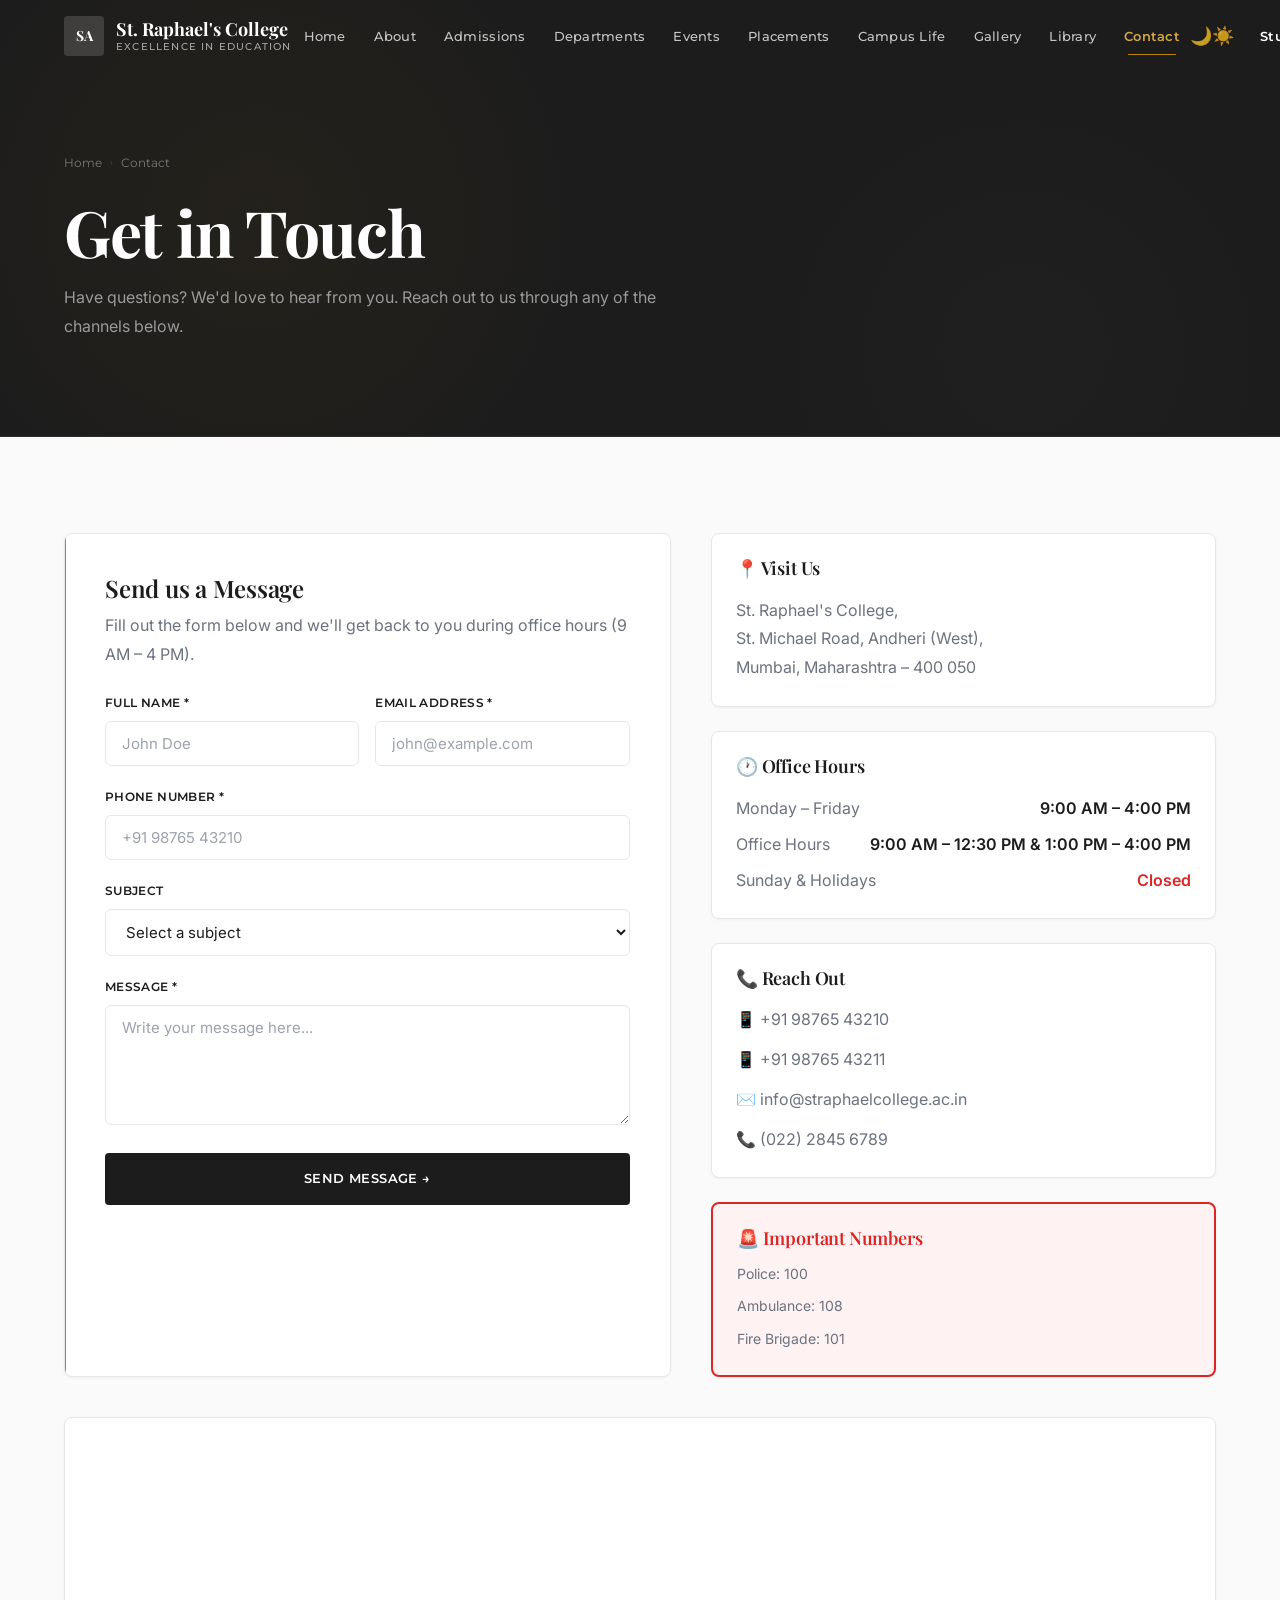
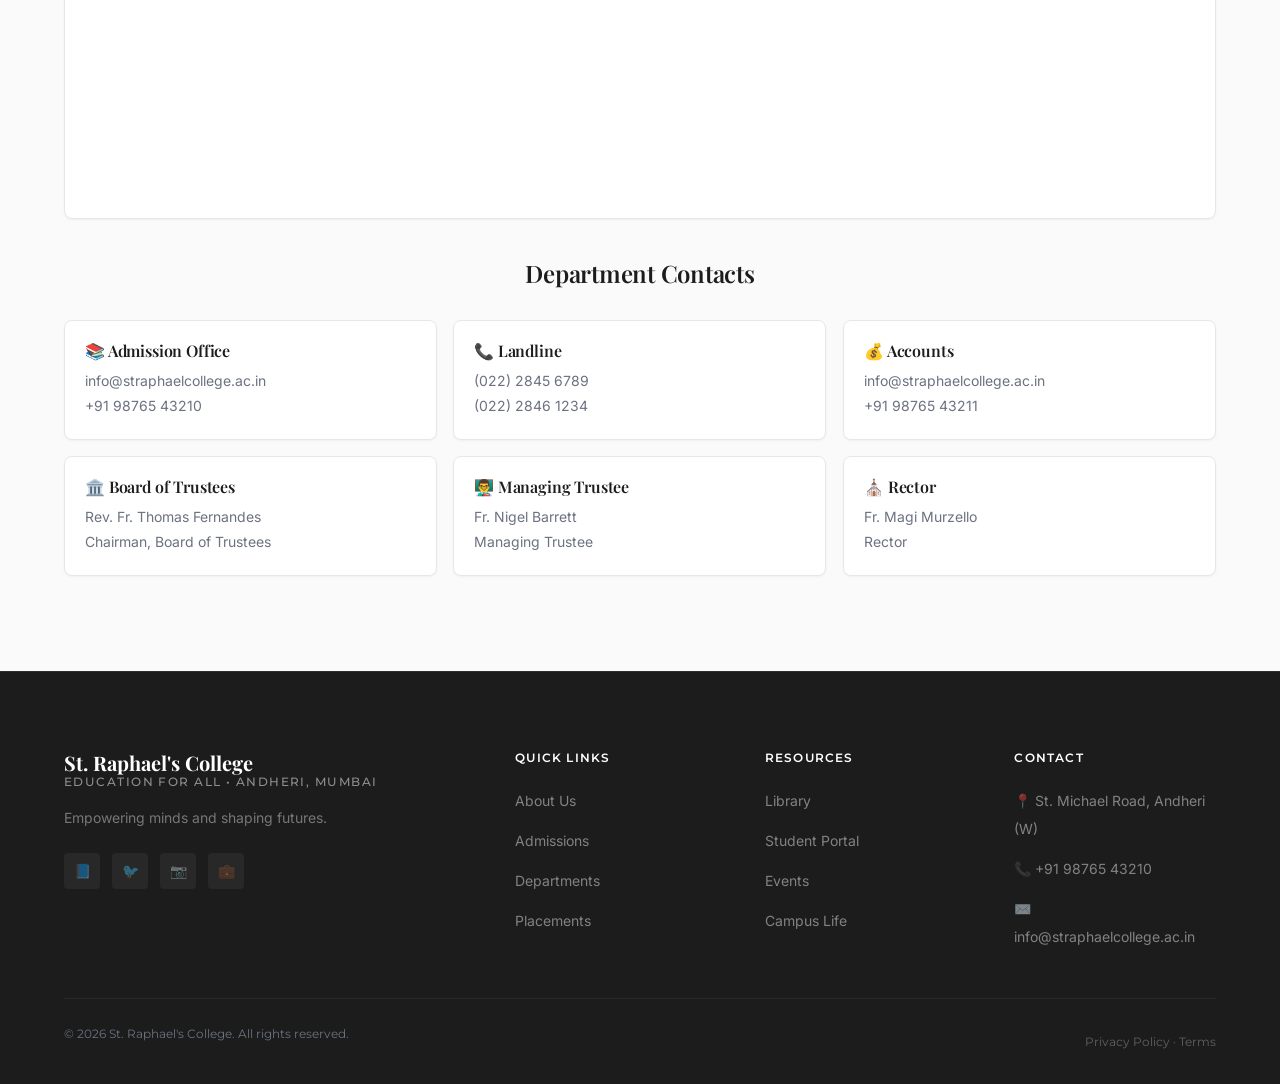
<file: contact.html>
<!DOCTYPE html>
<html lang="en">
<head>
    <meta charset="UTF-8">
    <meta name="viewport" content="width=device-width, initial-scale=1.0">
    <meta name="description" content="Contact St. Raphael's College – Get in touch with us via phone, email, or visit our campus.">
    <title>Contact Us | St. Raphael's College</title>
    <link rel="preconnect" href="https://fonts.googleapis.com">
    <link rel="preconnect" href="https://fonts.gstatic.com" crossorigin>
    <link href="https://fonts.googleapis.com/css2?family=Playfair+Display:wght@400;500;600;700;800&family=Inter:wght@400;500;600&family=Montserrat:wght@400;500;600;700&family=Outfit:wght@400;600;700;800&display=swap" rel="stylesheet">
    <link rel="stylesheet" href="css/style.css">
    <link rel="stylesheet" href="css/responsive.css">
    <link rel="stylesheet" href="css/animations.css">
    <link rel="stylesheet" href="css/darkmode.css">
</head>
<body>
    <!-- Fast Page Loader -->
    <div class="page-loader" id="page-loader">
        <div class="loader-logo">SA</div>
        <div class="loader-dots">
            <span></span><span></span><span></span>
        </div>
        <div class="loader-text">Loading</div>
    </div>
    <a href="#main-content" class="skip-nav">Skip to main content</a>
    <header class="navbar scrolled" role="banner">
        <div class="container">
            <a href="index.html" class="logo" aria-label="St. Raphael's College Home"><div class="logo-icon">SA</div><div class="logo-text">St. Raphael's College<small>Excellence in Education</small></div></a>
            <nav class="nav-links" role="navigation"><a href="index.html">Home</a><a href="about.html">About</a><a href="admissions.html">Admissions</a><a href="departments.html">Departments</a><a href="events.html">Events</a><a href="placements.html">Placements</a><a href="campus-life.html">Campus Life</a><a href="gallery.html">Gallery</a><a href="library.html">Library</a><a href="contact.html" class="active">Contact</a></nav>
            <div class="nav-actions"><button class="nav-btn dark-mode-toggle" aria-label="Toggle dark mode"><span class="icon-moon">🌙</span><span class="icon-sun">☀️</span></button><a href="student-portal.html" class="nav-cta">Student Portal</a><button class="hamburger" aria-label="Open menu" aria-controls="mobile-nav" aria-expanded="false"><span></span><span></span><span></span></button></div>
        </div>
    </header>
    <div class="mobile-nav" id="mobile-nav"><ul class="mobile-nav-links"><li><a href="index.html"><span class="nav-icon">🏠</span> Home</a></li><li><a href="about.html"><span class="nav-icon">ℹ️</span> About</a></li><li><a href="admissions.html"><span class="nav-icon">📝</span> Admissions</a></li><li><a href="departments.html"><span class="nav-icon">📚</span> Departments</a></li><li><a href="events.html"><span class="nav-icon">🎉</span> Events</a></li><li><a href="placements.html"><span class="nav-icon">💼</span> Placements</a></li><li><a href="campus-life.html"><span class="nav-icon">🏫</span> Campus Life</a></li><li><a href="gallery.html"><span class="nav-icon">📷</span> Gallery</a></li><li><a href="library.html"><span class="nav-icon">📖</span> Library</a></li><li><a href="contact.html" class="active"><span class="nav-icon">📞</span> Contact</a></li></ul><div class="mobile-nav-divider"></div><a href="student-portal.html" class="mobile-nav-cta">🎓 Student Portal</a></div>

    <main id="main-content">
        <section class="page-hero">
            <div class="container">
                <nav class="breadcrumb" aria-label="Breadcrumb"><a href="index.html">Home</a><span class="separator" aria-hidden="true">›</span><span aria-current="page">Contact</span></nav>
                <h1>Get in Touch</h1>
                <p>Have questions? We'd love to hear from you. Reach out to us through any of the channels below.</p>
            </div>
        </section>

        <section class="section" aria-label="Contact information and form">
            <div class="container">
                <div style="display: grid; grid-template-columns: 1.2fr 1fr; gap: var(--space-10);">
                    <!-- Contact Form -->
                    <div class="card-feature animate-slide-left" style="padding: var(--space-10);">
                        <h3 style="margin-bottom: var(--space-2);">Send us a Message</h3>                            <p style="margin-bottom: var(--space-6);">Fill out the form below and we'll get back to you during office hours (9 AM – 4 PM).</p>
                        <form id="contactForm">
                            <div style="display: grid; grid-template-columns: 1fr 1fr; gap: var(--space-4);">
                                <div class="form-group">
                                    <label for="name" class="form-label">Full Name *</label>
                                    <input type="text" id="name" class="form-input" placeholder="John Doe" required>
                                    <div class="form-error" id="nameError">Name is required</div>
                                </div>
                                <div class="form-group">
                                    <label for="email" class="form-label">Email Address *</label>
                                    <input type="email" id="email" class="form-input" placeholder="john@example.com" required>
                                    <div class="form-error" id="emailError">Valid email is required</div>
                                </div>
                            </div>
                            <div class="form-group">
                                <label for="phone" class="form-label">Phone Number *</label>
                                <input type="tel" id="phone" class="form-input" placeholder="+91 98765 43210" required>
                                <div class="form-error" id="phoneError">Valid phone number is required</div>
                            </div>
                            <div class="form-group">
                                <label for="subject" class="form-label">Subject</label>
                                <select id="subject" class="form-input form-select">
                                    <option value="">Select a subject</option>
                                    <option>Admission Inquiry</option>
                                    <option>Fee Structure</option>
                                    <option>Course Information</option>
                                    <option>Placement Query</option>
                                    <option>General Inquiry</option>
                                </select>
                            </div>
                            <div class="form-group">
                                <label for="message" class="form-label">Message *</label>
                                <textarea id="message" class="form-textarea" rows="4" placeholder="Write your message here..." required></textarea>
                                <div class="form-error" id="messageError">Message is required</div>
                            </div>
                            <button type="submit" class="btn btn-primary btn-lg" style="width: 100%;">Send Message →</button>
                        </form>
                    </div>

                    <!-- Contact Info -->
                    <div class="animate-slide-right" style="display: flex; flex-direction: column; gap: var(--space-6);">
                        <div class="card" style="padding: var(--space-6);">
                            <h4 style="margin-bottom: var(--space-4); display: flex; align-items: center; gap: var(--space-2);">📍 Visit Us</h4>
                            <p style="margin: 0;">St. Raphael's College,<br>St. Michael Road, Andheri (West),<br>Mumbai, Maharashtra – 400 050</p>
                        </div>
                        <div class="card" style="padding: var(--space-6);">
                            <h4 style="margin-bottom: var(--space-4); display: flex; align-items: center; gap: var(--space-2);">🕐 Office Hours</h4>
                            <div style="display: flex; flex-direction: column; gap: var(--space-2);">
                                <div style="display: flex; justify-content: space-between;"><span style="color: var(--text-secondary);">Monday – Friday</span><strong>9:00 AM – 4:00 PM</strong></div>
                                <div style="display: flex; justify-content: space-between;"><span style="color: var(--text-secondary);">Office Hours</span><strong>9:00 AM – 12:30 PM & 1:00 PM – 4:00 PM</strong></div>
                                <div style="display: flex; justify-content: space-between;"><span style="color: var(--text-secondary);">Sunday & Holidays</span><strong style="color: var(--error);">Closed</strong></div>
                            </div>
                        </div>
                        <div class="card" style="padding: var(--space-6);">
                            <h4 style="margin-bottom: var(--space-4); display: flex; align-items: center; gap: var(--space-2);">📞 Reach Out</h4>
                            <div style="display: flex; flex-direction: column; gap: var(--space-3);">
                                <a href="tel:+919876543210" style="display: flex; align-items: center; gap: var(--space-2); color: var(--text-secondary);">📱 +91 98765 43210</a>
                                <a href="tel:+919876543211" style="display: flex; align-items: center; gap: var(--space-2); color: var(--text-secondary);">📱 +91 98765 43211</a>
                                <a href="mailto:info@straphaelcollege.ac.in" style="display: flex; align-items: center; gap: var(--space-2); color: var(--text-secondary);">✉️ info@straphaelcollege.ac.in</a>
                                <a href="tel:02228456789" style="display: flex; align-items: center; gap: var(--space-2); color: var(--text-secondary);">📞 (022) 2845 6789</a>
                            </div>
                        </div>
                        <div class="card" style="padding: var(--space-6); border: 2px solid var(--error); background: var(--error-bg);">
                            <h4 style="margin-bottom: var(--space-3); color: var(--error); display: flex; align-items: center; gap: var(--space-2);">🚨 Important Numbers</h4>
                            <div style="display: flex; flex-direction: column; gap: var(--space-2); font-size: 0.875rem;">
                                <a href="tel:100" style="color: var(--text-secondary);">Police: 100</a>
                                <a href="tel:108" style="color: var(--text-secondary);">Ambulance: 108</a>
                                <a href="tel:101" style="color: var(--text-secondary);">Fire Brigade: 101</a>
                            </div>
                        </div>
                    </div>
                </div>                    <!-- Map -->
                <div class="card animate-on-scroll" style="margin-top: var(--space-10); padding: 0; overflow: hidden;">
                    <iframe src="https://www.google.com/maps/embed?pb=!1m18!1m12!1m3!1d3767.013!2d72.8296!3d19.1364!2m3!1f0!2f0!3f0!3m2!1i1024!2i768!4f13.1!3m3!1m2!1s0x0%3A0x0!2sSt.+Michael+Road%2C+Andheri+West%2C+Mumbai!5e0!3m2!1sen!2sin" width="100%" height="400" style="border:0; display: block;" allowfullscreen="" loading="lazy" referrerpolicy="no-referrer-when-downgrade" title="St. Raphael's College Location"></iframe>
                </div>

                <!-- Department Contacts -->
                <div style="margin-top: var(--space-10);">
                    <h3 class="text-center animate-on-scroll" style="margin-bottom: var(--space-8);">Department Contacts</h3>
                    <div style="display: grid; grid-template-columns: repeat(3, 1fr); gap: var(--space-4);">
                        <div class="card animate-on-scroll" style="padding: var(--space-5);"><h4 style="font-size: 1rem; margin-bottom: var(--space-2);">📚 Admission Office</h4><p style="margin: 0; font-size: 0.875rem;">info@straphaelcollege.ac.in<br>+91 98765 43210</p></div>
                        <div class="card animate-on-scroll" style="padding: var(--space-5);"><h4 style="font-size: 1rem; margin-bottom: var(--space-2);">📞 Landline</h4><p style="margin: 0; font-size: 0.875rem;">(022) 2845 6789<br>(022) 2846 1234</p></div>
                        <div class="card animate-on-scroll" style="padding: var(--space-5);"><h4 style="font-size: 1rem; margin-bottom: var(--space-2);">💰 Accounts</h4><p style="margin: 0; font-size: 0.875rem;">info@straphaelcollege.ac.in<br>+91 98765 43211</p></div>
                        <div class="card animate-on-scroll" style="padding: var(--space-5);"><h4 style="font-size: 1rem; margin-bottom: var(--space-2);">🏛️ Board of Trustees</h4><p style="margin: 0; font-size: 0.875rem;">Rev. Fr. Thomas Fernandes<br>Chairman, Board of Trustees</p></div>
                        <div class="card animate-on-scroll" style="padding: var(--space-5);"><h4 style="font-size: 1rem; margin-bottom: var(--space-2);">👨‍🏫 Managing Trustee</h4><p style="margin: 0; font-size: 0.875rem;">Fr. Nigel Barrett<br>Managing Trustee</p></div>
                        <div class="card animate-on-scroll" style="padding: var(--space-5);"><h4 style="font-size: 1rem; margin-bottom: var(--space-2);">⛪ Rector</h4><p style="margin: 0; font-size: 0.875rem;">Fr. Magi Murzello<br>Rector</p></div>
                    </div>
                </div>
            </div>
        </section>

        <!-- Success Popup -->
        <div class="success-popup" id="successPopup" style="display: none; position: fixed; inset: 0; background: rgba(0,0,0,0.5); z-index: 2000; display: none; align-items: center; justify-content: center; backdrop-filter: blur(4px);">
            <div style="background: var(--card); padding: var(--space-10); border-radius: var(--radius-2xl); box-shadow: var(--shadow-2xl); text-align: center; max-width: 400px;">
                <div style="font-size: 3rem; margin-bottom: var(--space-4);">✅</div>
                <h3 style="color: var(--success); margin-bottom: var(--space-2);">Message Sent!</h3>
                <p style="margin-bottom: var(--space-6);">Thank you for reaching out. We'll get back to you within 24 hours.</p>
                <button class="btn btn-primary" onclick="document.getElementById('successPopup').style.display='none'">Close</button>
            </div>
        </div>
    </main>

    <footer class="footer" role="contentinfo">
        <div class="container">
            <div class="footer-grid">
                <div class="footer-brand"><div class="logo-text" style="font-size: 1.25rem; margin-bottom: var(--space-4); color: white;">St. Raphael's College                        <small style="display: block; font-size: 0.75rem; color: rgba(255,255,255,0.5); font-weight: 500;">Education for All • Andheri, Mumbai</small></div><p>Empowering minds and shaping futures.</p><div class="footer-social"><a href="#" aria-label="Facebook"><span aria-hidden="true">📘</a><a href="#" aria-label="Twitter"><span aria-hidden="true">🐦</a><a href="#" aria-label="Instagram"><span aria-hidden="true">📷</a><a href="#" aria-label="LinkedIn"><span aria-hidden="true">💼</a></div></div>
                <div class="footer-column"><h4>Quick Links</h4><ul class="footer-links"><li><a href="about.html">About Us</a></li><li><a href="admissions.html">Admissions</a></li><li><a href="departments.html">Departments</a></li><li><a href="placements.html">Placements</a></li></ul></div>
                <div class="footer-column"><h4>Resources</h4><ul class="footer-links"><li><a href="library.html">Library</a></li><li><a href="student-portal.html">Student Portal</a></li><li><a href="events.html">Events</a></li><li><a href="campus-life.html">Campus Life</a></li></ul></div>
                <div class="footer-column"><h4>Contact</h4><ul class="footer-links">                        <li><a href="contact.html">📍 St. Michael Road, Andheri (W)</a></li>
                        <li><a href="tel:+919876543210">📞 +91 98765 43210</a></li>
                        <li><a href="mailto:info@straphaelcollege.ac.in">✉️ info@straphaelcollege.ac.in</a></li></ul></div>
            </div>
            <div class="footer-bottom"><p>&copy; 2026 St. Raphael's College. All rights reserved.</p><div><a href="#">Privacy Policy</a> · <a href="#">Terms</a></div></div>
        </div>
    </footer>
    <script src="js/script.js"></script>
    <script src="js/darkmode.js"></script>
    <script src="js/scroll.js"></script>
    <script src="js/validation.js"></script>
</body>
</html>
</file>
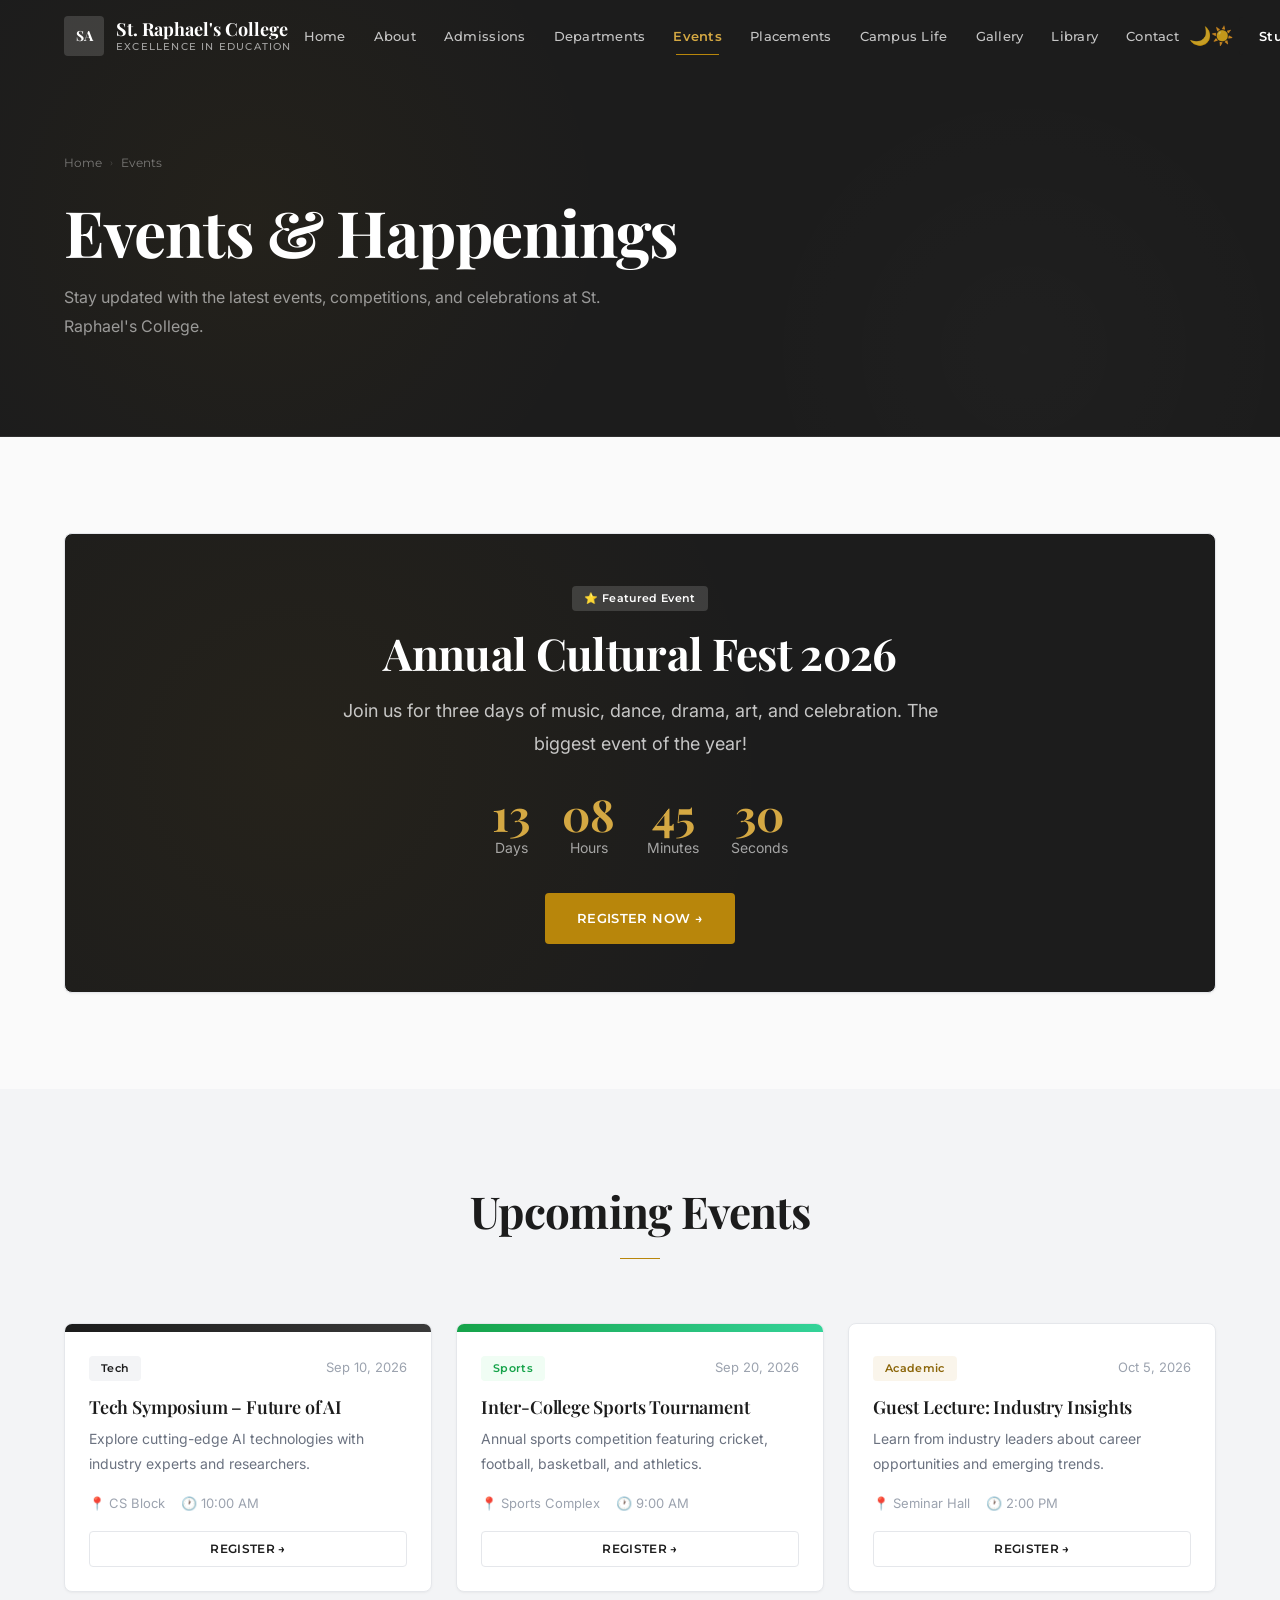
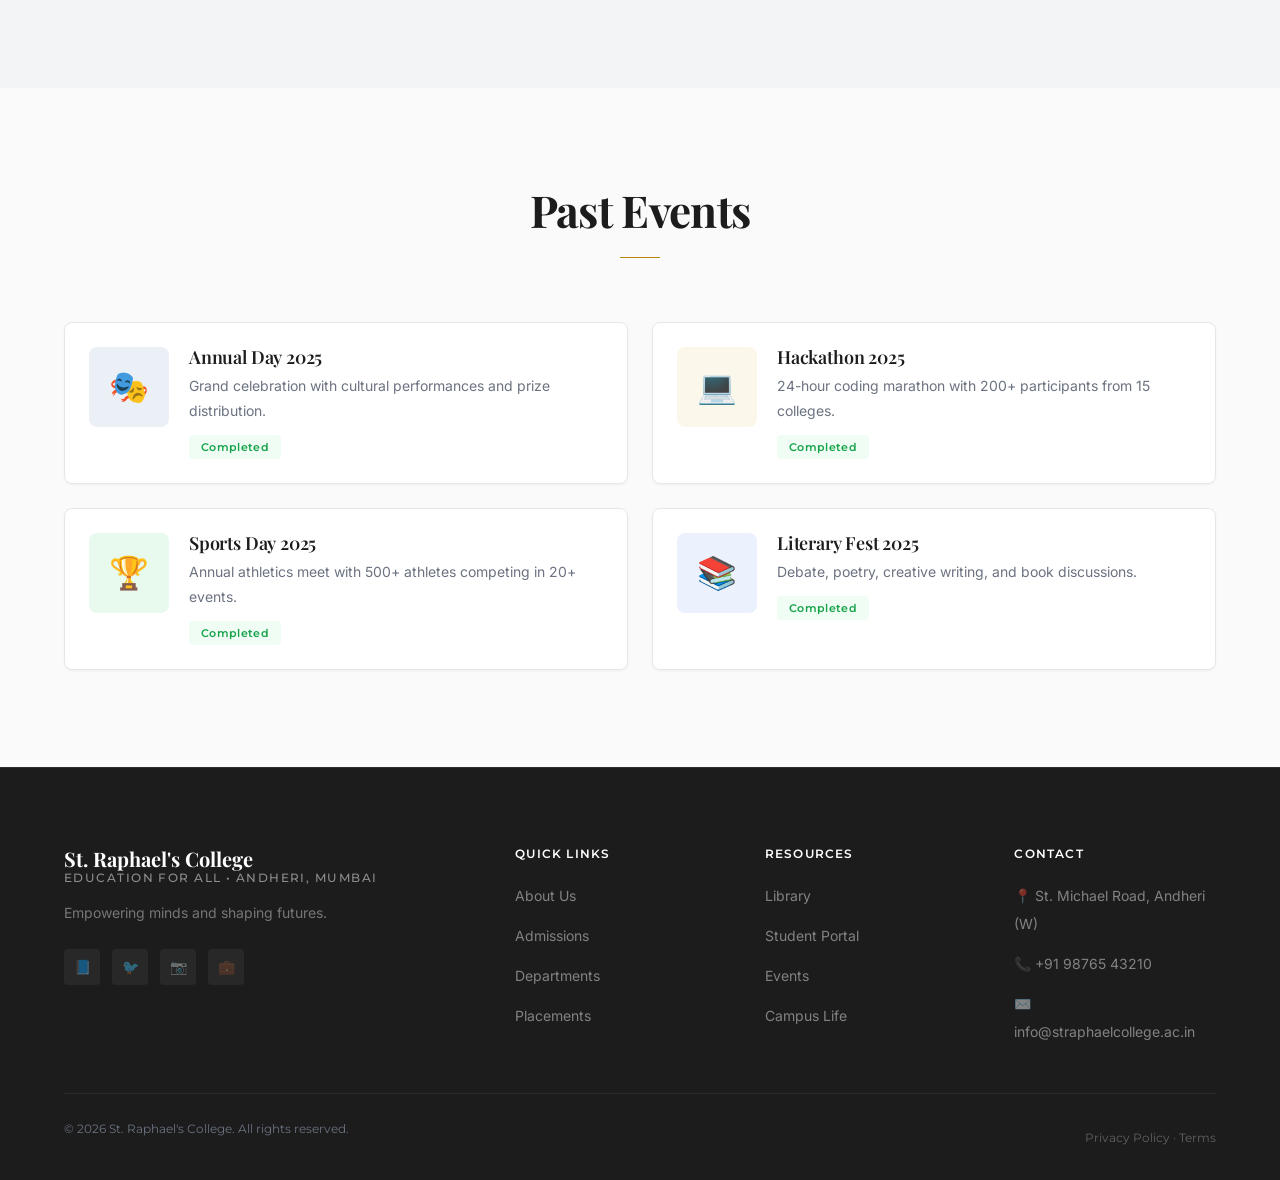
<file: events.html>
<!DOCTYPE html>
<html lang="en">
<head>
    <meta charset="UTF-8">
    <meta name="viewport" content="width=device-width, initial-scale=1.0">
    <meta name="description" content="Events at St. Raphael's College – Cultural fests, tech symposiums, sports tournaments, and more.">
    <title>Events | St. Raphael's College</title>
    <link rel="preconnect" href="https://fonts.googleapis.com"><link rel="preconnect" href="https://fonts.gstatic.com" crossorigin><link href="https://fonts.googleapis.com/css2?family=Playfair+Display:wght@400;500;600;700;800&family=Inter:wght@400;500;600&family=Montserrat:wght@400;500;600;700&family=Outfit:wght@400;600;700;800&display=swap" rel="stylesheet">
    <link rel="stylesheet" href="css/style.css"><link rel="stylesheet" href="css/responsive.css"><link rel="stylesheet" href="css/animations.css"><link rel="stylesheet" href="css/darkmode.css">
</head>
<body>
    <!-- Fast Page Loader -->
    <div class="page-loader" id="page-loader">
        <div class="loader-logo">SA</div>
        <div class="loader-dots">
            <span></span><span></span><span></span>
        </div>
        <div class="loader-text">Loading</div>
    </div>
    <a href="#main-content" class="skip-nav">Skip to main content</a>
    <header class="navbar scrolled" role="banner"><div class="container"><a href="index.html" class="logo" aria-label="Home"><div class="logo-icon">SA</div><div class="logo-text">St. Raphael's College<small>Excellence in Education</small></div></a><nav class="nav-links"><a href="index.html">Home</a><a href="about.html">About</a><a href="admissions.html">Admissions</a><a href="departments.html">Departments</a><a href="events.html" class="active">Events</a><a href="placements.html">Placements</a><a href="campus-life.html">Campus Life</a><a href="gallery.html">Gallery</a><a href="library.html">Library</a><a href="contact.html">Contact</a></nav><div class="nav-actions"><button class="nav-btn dark-mode-toggle" aria-label="Toggle dark mode"><span class="icon-moon">🌙</span><span class="icon-sun">☀️</span></button><a href="student-portal.html" class="nav-cta">Student Portal</a><button class="hamburger" aria-label="Open menu" aria-controls="mobile-nav" aria-expanded="false"><span></span><span></span><span></span></button></div></div></header>
    <div class="mobile-nav" id="mobile-nav"><ul class="mobile-nav-links"><li><a href="index.html"><span class="nav-icon">🏠</span> Home</a></li><li><a href="about.html"><span class="nav-icon">ℹ️</span> About</a></li><li><a href="admissions.html"><span class="nav-icon">📝</span> Admissions</a></li><li><a href="departments.html"><span class="nav-icon">📚</span> Departments</a></li><li><a href="events.html" class="active"><span class="nav-icon">🎉</span> Events</a></li><li><a href="placements.html"><span class="nav-icon">💼</span> Placements</a></li><li><a href="campus-life.html"><span class="nav-icon">🏫</span> Campus Life</a></li><li><a href="gallery.html"><span class="nav-icon">📷</span> Gallery</a></li><li><a href="library.html"><span class="nav-icon">📖</span> Library</a></li><li><a href="contact.html"><span class="nav-icon">📞</span> Contact</a></li></ul><div class="mobile-nav-divider"></div><a href="student-portal.html" class="mobile-nav-cta">🎓 Student Portal</a></div>

    <main id="main-content">
        <section class="page-hero">
            <div class="container">
                <nav class="breadcrumb"><a href="index.html">Home</a><span class="separator" aria-hidden="true">›</span><span aria-current="page">Events</span></nav>
                <h1>Events & Happenings</h1>
                <p>Stay updated with the latest events, competitions, and celebrations at St. Raphael's College.</p>
            </div>
        </section>

        <!-- Featured Event with Countdown -->
        <section class="section" aria-labelledby="featured-heading">
            <div class="container">
                <div class="card event-featured animate-on-scroll" style="padding: var(--space-12); text-align: center;">
                    <div style="position: relative; z-index: 1;">
                        <span class="badge" style="background: rgba(255,255,255,0.15); color: white; margin-bottom: var(--space-4); display: inline-block;">⭐ Featured Event</span>
                        <h2 style="color: white; margin-bottom: var(--space-4);">Annual Cultural Fest 2026</h2>
                        <p style="color: rgba(255,255,255,0.75); font-size: 1.125rem; max-width: 600px; margin: 0 auto var(--space-8); position: relative;">Join us for three days of music, dance, drama, art, and celebration. The biggest event of the year!</p>
                        <div style="display: flex; justify-content: center; gap: var(--space-8); margin-bottom: var(--space-8); position: relative;">
                            <div style="text-align: center;"><div class="countdown-number" id="countdown-days">13</div><div style="font-size: 0.875rem; color: rgba(255,255,255,0.6);">Days</div></div>
                            <div style="text-align: center;"><div class="countdown-number" id="countdown-hours">08</div><div style="font-size: 0.875rem; color: rgba(255,255,255,0.6);">Hours</div></div>
                            <div style="text-align: center;"><div class="countdown-number" id="countdown-mins">45</div><div style="font-size: 0.875rem; color: rgba(255,255,255,0.6);">Minutes</div></div>
                            <div style="text-align: center;"><div class="countdown-number" id="countdown-secs">30</div><div style="font-size: 0.875rem; color: rgba(255,255,255,0.6);">Seconds</div></div>
                        </div>
                        <a href="#" class="btn btn-secondary btn-lg">Register Now →</a>
                    </div>
                </div>
            </div>
        </section>

        <!-- Upcoming Events -->
        <section class="section" style="background: var(--bg-subtle);" aria-labelledby="upcoming-heading">
            <div class="container">
                <div class="section-header animate-on-scroll">
                    
                    <h2 id="upcoming-heading">Upcoming Events</h2>
                </div>
                <div style="display: grid; grid-template-columns: repeat(3, 1fr); gap: var(--space-6);">
                    <div class="card animate-on-scroll" style="overflow: hidden; padding: 0;">
                        <div style="height: 8px; background: linear-gradient(90deg, var(--primary), var(--primary-light));"></div>
                        <div style="padding: var(--space-6);">
                            <div style="display: flex; justify-content: space-between; align-items: flex-start; margin-bottom: var(--space-4);">
                                <span class="badge badge-primary">Tech</span>
                                <span style="font-size: 0.8125rem; color: var(--text-muted);">Sep 10, 2026</span>
                            </div>
                            <h3 style="font-size: 1.125rem; margin-bottom: var(--space-2);">Tech Symposium – Future of AI</h3>
                            <p style="font-size: 0.875rem; margin-bottom: var(--space-4);">Explore cutting-edge AI technologies with industry experts and researchers.</p>
                            <div style="display: flex; gap: var(--space-4); font-size: 0.8125rem; color: var(--text-muted); margin-bottom: var(--space-4);">
                                <span>📍 CS Block</span><span>🕐 10:00 AM</span>
                            </div>
                            <a href="#" class="btn btn-outline btn-sm" style="width: 100%;">Register →</a>
                        </div>
                    </div>
                    <div class="card animate-on-scroll" style="overflow: hidden; padding: 0;">
                        <div style="height: 8px; background: linear-gradient(90deg, var(--success), #34d399);"></div>
                        <div style="padding: var(--space-6);">
                            <div style="display: flex; justify-content: space-between; align-items: flex-start; margin-bottom: var(--space-4);">
                                <span class="badge badge-success">Sports</span>
                                <span style="font-size: 0.8125rem; color: var(--text-muted);">Sep 20, 2026</span>
                            </div>
                            <h3 style="font-size: 1.125rem; margin-bottom: var(--space-2);">Inter-College Sports Tournament</h3>
                            <p style="font-size: 0.875rem; margin-bottom: var(--space-4);">Annual sports competition featuring cricket, football, basketball, and athletics.</p>
                            <div style="display: flex; gap: var(--space-4); font-size: 0.8125rem; color: var(--text-muted); margin-bottom: var(--space-4);">
                                <span>📍 Sports Complex</span><span>🕐 9:00 AM</span>
                            </div>
                            <a href="#" class="btn btn-outline btn-sm" style="width: 100%;">Register →</a>
                        </div>
                    </div>
                    <div class="card animate-on-scroll" style="overflow: hidden; padding: 0;">
                        <div style="height: 8px; background: linear-gradient(90deg, var(--secondary), var(--secondary-light));"></div>
                        <div style="padding: var(--space-6);">
                            <div style="display: flex; justify-content: space-between; align-items: flex-start; margin-bottom: var(--space-4);">
                                <span class="badge badge-secondary">Academic</span>
                                <span style="font-size: 0.8125rem; color: var(--text-muted);">Oct 5, 2026</span>
                            </div>
                            <h3 style="font-size: 1.125rem; margin-bottom: var(--space-2);">Guest Lecture: Industry Insights</h3>
                            <p style="font-size: 0.875rem; margin-bottom: var(--space-4);">Learn from industry leaders about career opportunities and emerging trends.</p>
                            <div style="display: flex; gap: var(--space-4); font-size: 0.8125rem; color: var(--text-muted); margin-bottom: var(--space-4);">
                                <span>📍 Seminar Hall</span><span>🕐 2:00 PM</span>
                            </div>
                            <a href="#" class="btn btn-outline btn-sm" style="width: 100%;">Register →</a>
                        </div>
                    </div>
                </div>
            </div>
        </section>

        <!-- Past Events -->
        <section class="section" aria-labelledby="past-heading">
            <div class="container">
                <div class="section-header animate-on-scroll">
                    
                    <h2 id="past-heading">Past Events</h2>
                </div>
                <div style="display: grid; grid-template-columns: repeat(2, 1fr); gap: var(--space-6);">
                    <div class="card animate-on-scroll" style="padding: var(--space-6); display: flex; gap: var(--space-5);">
                        <div style="width: 80px; height: 80px; background: rgba(11,61,145,0.08); border-radius: var(--radius-lg); display: flex; align-items: center; justify-content: center; font-size: 2rem; flex-shrink: 0;">🎭</div>
                        <div><h4 style="margin-bottom: var(--space-1);">Annual Day 2025</h4><p style="font-size: 0.875rem; margin-bottom: var(--space-2);">Grand celebration with cultural performances and prize distribution.</p><span class="badge badge-success">Completed</span></div>
                    </div>
                    <div class="card animate-on-scroll" style="padding: var(--space-6); display: flex; gap: var(--space-5);">
                        <div style="width: 80px; height: 80px; background: rgba(212,175,55,0.1); border-radius: var(--radius-lg); display: flex; align-items: center; justify-content: center; font-size: 2rem; flex-shrink: 0;">💻</div>
                        <div><h4 style="margin-bottom: var(--space-1);">Hackathon 2025</h4><p style="font-size: 0.875rem; margin-bottom: var(--space-2);">24-hour coding marathon with 200+ participants from 15 colleges.</p><span class="badge badge-success">Completed</span></div>
                    </div>
                    <div class="card animate-on-scroll" style="padding: var(--space-6); display: flex; gap: var(--space-5);">
                        <div style="width: 80px; height: 80px; background: rgba(34,197,94,0.1); border-radius: var(--radius-lg); display: flex; align-items: center; justify-content: center; font-size: 2rem; flex-shrink: 0;">🏆</div>
                        <div><h4 style="margin-bottom: var(--space-1);">Sports Day 2025</h4><p style="font-size: 0.875rem; margin-bottom: var(--space-2);">Annual athletics meet with 500+ athletes competing in 20+ events.</p><span class="badge badge-success">Completed</span></div>
                    </div>
                    <div class="card animate-on-scroll" style="padding: var(--space-6); display: flex; gap: var(--space-5);">
                        <div style="width: 80px; height: 80px; background: rgba(59,130,246,0.1); border-radius: var(--radius-lg); display: flex; align-items: center; justify-content: center; font-size: 2rem; flex-shrink: 0;">📚</div>
                        <div><h4 style="margin-bottom: var(--space-1);">Literary Fest 2025</h4><p style="font-size: 0.875rem; margin-bottom: var(--space-2);">Debate, poetry, creative writing, and book discussions.</p><span class="badge badge-success">Completed</span></div>
                    </div>
                </div>
            </div>
        </section>
    </main>

    <footer class="footer" role="contentinfo"><div class="container"><div class="footer-grid"><div class="footer-brand"><div class="logo-text" style="font-size: 1.25rem; margin-bottom: var(--space-4); color: white;">St. Raphael's College<small style="display: block; font-size: 0.75rem; color: rgba(255,255,255,0.5); font-weight: 500;">Education for All • Andheri, Mumbai</small></div><p>Empowering minds and shaping futures.</p><div class="footer-social"><a href="#" aria-label="Facebook"><span aria-hidden="true">📘</a><a href="#" aria-label="Twitter"><span aria-hidden="true">🐦</a><a href="#" aria-label="Instagram"><span aria-hidden="true">📷</a><a href="#" aria-label="LinkedIn"><span aria-hidden="true">💼</a></div></div><div class="footer-column"><h4>Quick Links</h4><ul class="footer-links"><li><a href="about.html">About Us</a></li><li><a href="admissions.html">Admissions</a></li><li><a href="departments.html">Departments</a></li><li><a href="placements.html">Placements</a></li></ul></div><div class="footer-column"><h4>Resources</h4><ul class="footer-links"><li><a href="library.html">Library</a></li><li><a href="student-portal.html">Student Portal</a></li><li><a href="events.html">Events</a></li><li><a href="campus-life.html">Campus Life</a></li></ul></div><div class="footer-column"><h4>Contact</h4><ul class="footer-links"><li><a href="contact.html">📍 St. Michael Road, Andheri (W)</a></li><li><a href="tel:+919876543210">📞 +91 98765 43210</a></li><li><a href="mailto:info@straphaelcollege.ac.in">✉️ info@straphaelcollege.ac.in</a></li></ul></div></div><div class="footer-bottom"><p>&copy; 2026 St. Raphael's College. All rights reserved.</p><div><a href="#">Privacy Policy</a> · <a href="#">Terms</a></div></div></div></footer>
    <script src="js/script.js"></script><script src="js/darkmode.js"></script><script src="js/scroll.js"></script>
    <script>
        // Countdown Timer
        function updateCountdown() {
            const eventDate = new Date('2026-08-15T10:00:00');
            const now = new Date();
            const diff = eventDate - now;
            if (diff > 0) {
                const days = Math.floor(diff / (1000 * 60 * 60 * 24));
                const hours = Math.floor((diff % (1000 * 60 * 60 * 24)) / (1000 * 60 * 60));
                const mins = Math.floor((diff % (1000 * 60 * 60)) / (1000 * 60));
                const secs = Math.floor((diff % (1000 * 60)) / 1000);
                document.getElementById('countdown-days').textContent = String(days).padStart(2, '0');
                document.getElementById('countdown-hours').textContent = String(hours).padStart(2, '0');
                document.getElementById('countdown-mins').textContent = String(mins).padStart(2, '0');
                document.getElementById('countdown-secs').textContent = String(secs).padStart(2, '0');
            }
        }
        updateCountdown();
        setInterval(updateCountdown, 1000);
    </script>
</body>
</html>
</file>
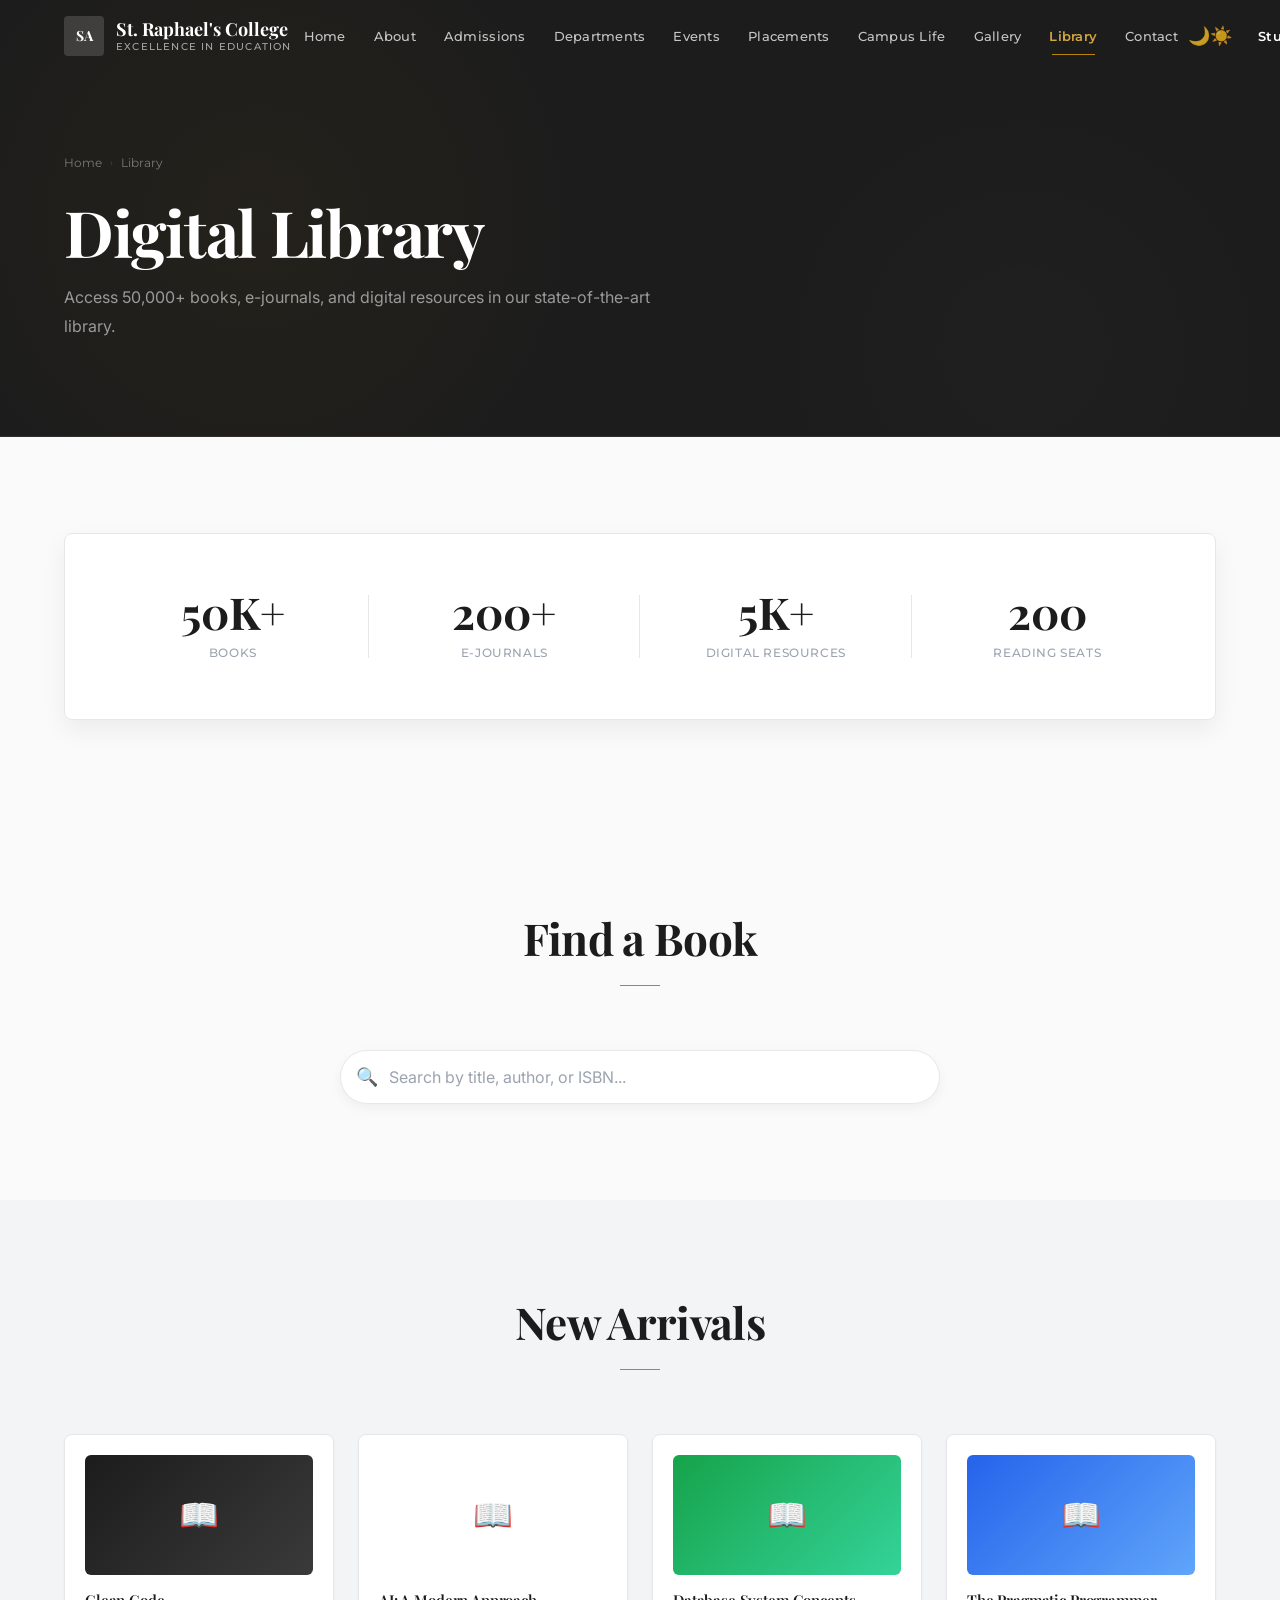
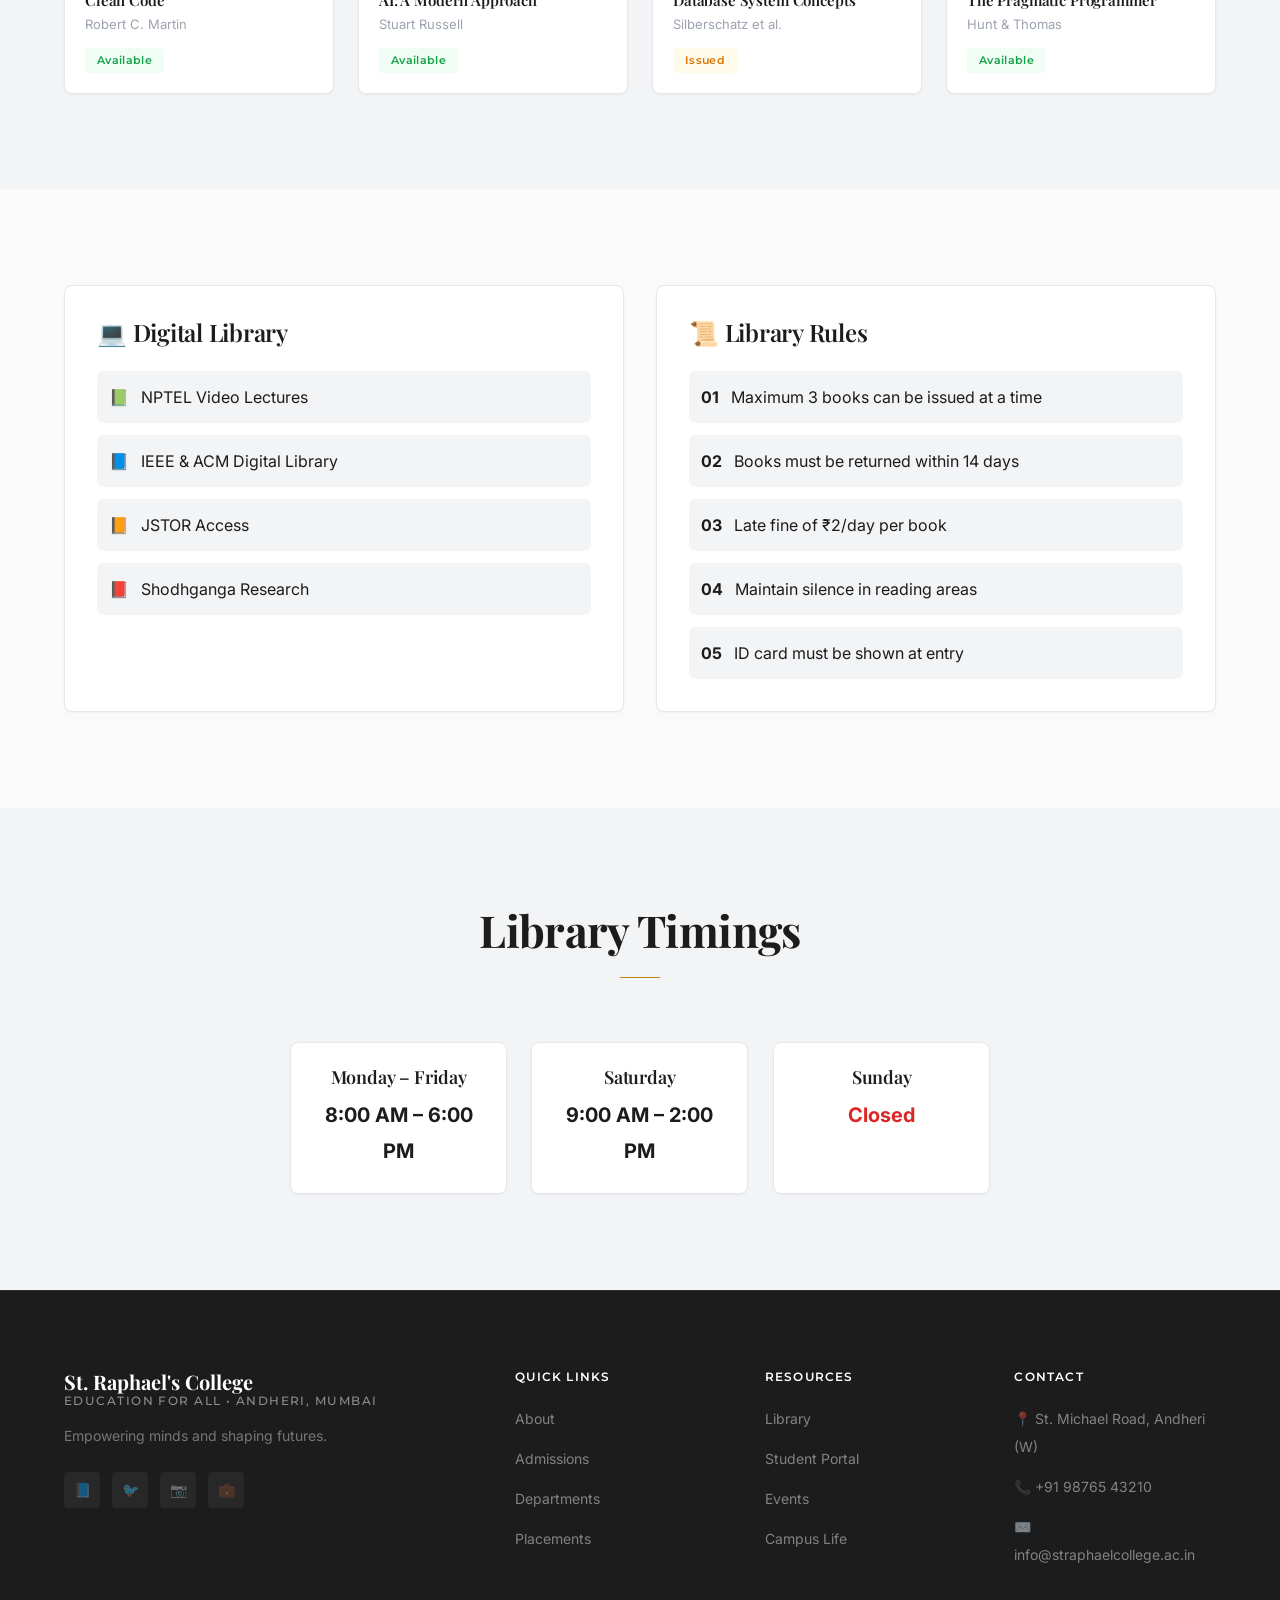
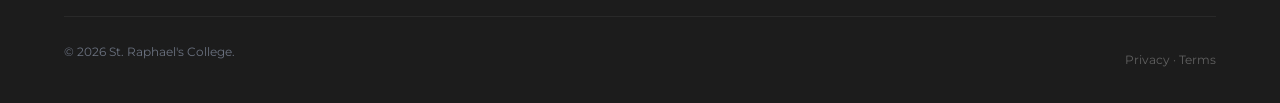
<file: library.html>
<!DOCTYPE html>
<html lang="en">
<head>
    <meta charset="UTF-8"><meta name="viewport" content="width=device-width, initial-scale=1.0"><meta name="description" content="Digital Library at St. Raphael's College – 50,000+ books, e-journals, and online resources.">
    <title>Library | St. Raphael's College</title>
    <link rel="preconnect" href="https://fonts.googleapis.com"><link rel="preconnect" href="https://fonts.gstatic.com" crossorigin><link href="https://fonts.googleapis.com/css2?family=Playfair+Display:wght@400;500;600;700;800&family=Inter:wght@400;500;600&family=Montserrat:wght@400;500;600;700&family=Outfit:wght@400;600;700;800&display=swap" rel="stylesheet">
    <link rel="stylesheet" href="css/style.css"><link rel="stylesheet" href="css/responsive.css"><link rel="stylesheet" href="css/animations.css"><link rel="stylesheet" href="css/darkmode.css">
</head>
<body>
    <!-- Fast Page Loader -->
    <div class="page-loader" id="page-loader">
        <div class="loader-logo">SA</div>
        <div class="loader-dots">
            <span></span><span></span><span></span>
        </div>
        <div class="loader-text">Loading</div>
    </div>
    <a href="#main-content" class="skip-nav">Skip to main content</a>
    <header class="navbar scrolled" role="banner"><div class="container"><a href="index.html" class="logo" aria-label="Home"><div class="logo-icon">SA</div><div class="logo-text">St. Raphael's College<small>Excellence in Education</small></div></a><nav class="nav-links"><a href="index.html">Home</a><a href="about.html">About</a><a href="admissions.html">Admissions</a><a href="departments.html">Departments</a><a href="events.html">Events</a><a href="placements.html">Placements</a><a href="campus-life.html">Campus Life</a><a href="gallery.html">Gallery</a><a href="library.html" class="active">Library</a><a href="contact.html">Contact</a></nav><div class="nav-actions"><button class="nav-btn dark-mode-toggle" aria-label="Toggle dark mode"><span class="icon-moon">🌙</span><span class="icon-sun">☀️</span></button><a href="student-portal.html" class="nav-cta">Student Portal</a><button class="hamburger" aria-label="Open menu" aria-controls="mobile-nav" aria-expanded="false"><span></span><span></span><span></span></button></div></div></header>
    <div class="mobile-nav" id="mobile-nav"><ul class="mobile-nav-links"><li><a href="index.html"><span class="nav-icon">🏠</span> Home</a></li><li><a href="about.html"><span class="nav-icon">ℹ️</span> About</a></li><li><a href="admissions.html"><span class="nav-icon">📝</span> Admissions</a></li><li><a href="departments.html"><span class="nav-icon">📚</span> Departments</a></li><li><a href="events.html"><span class="nav-icon">🎉</span> Events</a></li><li><a href="placements.html"><span class="nav-icon">💼</span> Placements</a></li><li><a href="campus-life.html"><span class="nav-icon">🏫</span> Campus Life</a></li><li><a href="gallery.html"><span class="nav-icon">📷</span> Gallery</a></li><li><a href="library.html" class="active"><span class="nav-icon">📖</span> Library</a></li><li><a href="contact.html"><span class="nav-icon">📞</span> Contact</a></li></ul><div class="mobile-nav-divider"></div><a href="student-portal.html" class="mobile-nav-cta">🎓 Student Portal</a></div>

    <main id="main-content">
        <section class="page-hero">
            <div class="container">
                <nav class="breadcrumb"><a href="index.html">Home</a><span class="separator" aria-hidden="true">›</span><span aria-current="page">Library</span></nav>
                <h1>Digital Library</h1>
                <p>Access 50,000+ books, e-journals, and digital resources in our state-of-the-art library.</p>
            </div>
        </section>

        <!-- Library Stats -->
        <section class="section stat-glow" aria-labelledby="stats-heading">
            <div class="container">
                <div class="stats-grid animate-on-scroll">
                    <div class="stat-item"><div class="stat-number" style="color: var(--secondary);">50K+</div><div class="stat-label">Books</div></div>
                    <div class="stat-item"><div class="stat-number" style="color: var(--secondary);">200+</div><div class="stat-label">E-Journals</div></div>
                    <div class="stat-item"><div class="stat-number" style="color: var(--secondary);">5K+</div><div class="stat-label">Digital Resources</div></div>
                    <div class="stat-item"><div class="stat-number" style="color: var(--secondary);">200</div><div class="stat-label">Reading Seats</div></div>
                </div>
            </div>
        </section>

        <!-- Book Search -->
        <section class="section" aria-labelledby="search-heading">
            <div class="container">
                <div class="section-header animate-on-scroll"><h2 id="search-heading">Find a Book</h2></div>
                <div style="max-width: 600px; margin: 0 auto;">
                    <div style="position: relative;" class="animate-on-scroll">
                        <input type="text" class="form-input" placeholder="Search by title, author, or ISBN..." style="padding-left: 3rem; padding: var(--space-4) var(--space-4) var(--space-4) 3rem; border-radius: var(--radius-full); font-size: 1rem; box-shadow: var(--shadow-md);">
                        <span style="position: absolute; left: 1rem; top: 50%; transform: translateY(-50%); font-size: 1.125rem; color: var(--text-muted);">🔍</span>
                    </div>
                </div>
            </div>
        </section>

        <!-- New Arrivals -->
        <section class="section" style="background: var(--bg-subtle);" aria-labelledby="new-heading">
            <div class="container">
                <div class="section-header animate-on-scroll"><h2 id="new-heading">New Arrivals</h2></div>
                <div style="display: grid; grid-template-columns: repeat(4, 1fr); gap: var(--space-6);">
                    <div class="card animate-on-scroll" style="padding: var(--space-5);">
                        <div style="height: 120px; background: linear-gradient(135deg, var(--primary), var(--primary-light)); border-radius: var(--radius-md); display: flex; align-items: center; justify-content: center; color: white; font-size: 2rem; margin-bottom: var(--space-4);">📖</div>
                        <h4 style="font-size: 0.9375rem; margin-bottom: var(--space-1);">Clean Code</h4>
                        <p style="font-size: 0.8125rem; color: var(--text-muted); margin-bottom: var(--space-2);">Robert C. Martin</p>
                        <span class="badge badge-success">Available</span>
                    </div>
                    <div class="card animate-on-scroll" style="padding: var(--space-5);">
                        <div style="height: 120px; background: linear-gradient(135deg, var(--secondary), var(--secondary-light)); border-radius: var(--radius-md); display: flex; align-items: center; justify-content: center; color: white; font-size: 2rem; margin-bottom: var(--space-4);">📖</div>
                        <h4 style="font-size: 0.9375rem; margin-bottom: var(--space-1);">AI: A Modern Approach</h4>
                        <p style="font-size: 0.8125rem; color: var(--text-muted); margin-bottom: var(--space-2);">Stuart Russell</p>
                        <span class="badge badge-success">Available</span>
                    </div>
                    <div class="card animate-on-scroll" style="padding: var(--space-5);">
                        <div style="height: 120px; background: linear-gradient(135deg, var(--success), #34d399); border-radius: var(--radius-md); display: flex; align-items: center; justify-content: center; color: white; font-size: 2rem; margin-bottom: var(--space-4);">📖</div>
                        <h4 style="font-size: 0.9375rem; margin-bottom: var(--space-1);">Database System Concepts</h4>
                        <p style="font-size: 0.8125rem; color: var(--text-muted); margin-bottom: var(--space-2);">Silberschatz et al.</p>
                        <span class="badge badge-warning">Issued</span>
                    </div>
                    <div class="card animate-on-scroll" style="padding: var(--space-5);">
                        <div style="height: 120px; background: linear-gradient(135deg, var(--info), #60a5fa); border-radius: var(--radius-md); display: flex; align-items: center; justify-content: center; color: white; font-size: 2rem; margin-bottom: var(--space-4);">📖</div>
                        <h4 style="font-size: 0.9375rem; margin-bottom: var(--space-1);">The Pragmatic Programmer</h4>
                        <p style="font-size: 0.8125rem; color: var(--text-muted); margin-bottom: var(--space-2);">Hunt & Thomas</p>
                        <span class="badge badge-success">Available</span>
                    </div>
                </div>
            </div>
        </section>

        <!-- Digital Library & Rules -->
        <section class="section" aria-labelledby="digital-heading">
            <div class="container">
                <div style="display: grid; grid-template-columns: 1fr 1fr; gap: var(--space-8);">
                    <div class="card animate-slide-left" style="padding: var(--space-8);">
                        <h3 style="margin-bottom: var(--space-6); display: flex; align-items: center; gap: var(--space-2);">💻 Digital Library</h3>
                        <ul style="list-style: none; display: flex; flex-direction: column; gap: var(--space-3);">
                            <li style="display: flex; align-items: center; gap: var(--space-3); padding: var(--space-3); background: var(--bg-subtle); border-radius: var(--radius-md);"><span>📗</span> <span>NPTEL Video Lectures</span></li>
                            <li style="display: flex; align-items: center; gap: var(--space-3); padding: var(--space-3); background: var(--bg-subtle); border-radius: var(--radius-md);"><span>📘</span> <span>IEEE & ACM Digital Library</span></li>
                            <li style="display: flex; align-items: center; gap: var(--space-3); padding: var(--space-3); background: var(--bg-subtle); border-radius: var(--radius-md);"><span>📙</span> <span>JSTOR Access</span></li>
                            <li style="display: flex; align-items: center; gap: var(--space-3); padding: var(--space-3); background: var(--bg-subtle); border-radius: var(--radius-md);"><span>📕</span> <span>Shodhganga Research</span></li>
                        </ul>
                    </div>
                    <div class="card animate-slide-right" style="padding: var(--space-8);">
                        <h3 style="margin-bottom: var(--space-6); display: flex; align-items: center; gap: var(--space-2);">📜 Library Rules</h3>
                        <ul style="list-style: none; display: flex; flex-direction: column; gap: var(--space-3);">
                            <li style="display: flex; align-items: flex-start; gap: var(--space-3); padding: var(--space-3); background: var(--bg-subtle); border-radius: var(--radius-md);"><span style="color: var(--primary); font-weight: 700;">01</span> <span>Maximum 3 books can be issued at a time</span></li>
                            <li style="display: flex; align-items: flex-start; gap: var(--space-3); padding: var(--space-3); background: var(--bg-subtle); border-radius: var(--radius-md);"><span style="color: var(--primary); font-weight: 700;">02</span> <span>Books must be returned within 14 days</span></li>
                            <li style="display: flex; align-items: flex-start; gap: var(--space-3); padding: var(--space-3); background: var(--bg-subtle); border-radius: var(--radius-md);"><span style="color: var(--primary); font-weight: 700;">03</span> <span>Late fine of ₹2/day per book</span></li>
                            <li style="display: flex; align-items: flex-start; gap: var(--space-3); padding: var(--space-3); background: var(--bg-subtle); border-radius: var(--radius-md);"><span style="color: var(--primary); font-weight: 700;">04</span> <span>Maintain silence in reading areas</span></li>
                            <li style="display: flex; align-items: flex-start; gap: var(--space-3); padding: var(--space-3); background: var(--bg-subtle); border-radius: var(--radius-md);"><span style="color: var(--primary); font-weight: 700;">05</span> <span>ID card must be shown at entry</span></li>
                        </ul>
                    </div>
                </div>
            </div>
        </section>

        <!-- Timings -->
        <section class="section" style="background: var(--bg-subtle);" aria-labelledby="timings-heading">
            <div class="container">
                <div class="section-header animate-on-scroll"><h2 id="timings-heading">Library Timings</h2></div>
                <div style="display: grid; grid-template-columns: repeat(3, 1fr); gap: var(--space-6); max-width: 700px; margin: 0 auto;">
                    <div class="card animate-on-scroll" style="text-align: center; padding: var(--space-6);"><h4 style="margin-bottom: var(--space-2);">Monday – Friday</h4><p style="font-size: 1.25rem; font-weight: 700; color: var(--primary); margin: 0;">8:00 AM – 6:00 PM</p></div>
                    <div class="card animate-on-scroll" style="text-align: center; padding: var(--space-6);"><h4 style="margin-bottom: var(--space-2);">Saturday</h4><p style="font-size: 1.25rem; font-weight: 700; color: var(--primary); margin: 0;">9:00 AM – 2:00 PM</p></div>
                    <div class="card animate-on-scroll" style="text-align: center; padding: var(--space-6);"><h4 style="margin-bottom: var(--space-2);">Sunday</h4><p style="font-size: 1.25rem; font-weight: 700; color: var(--error); margin: 0;">Closed</p></div>
                </div>
            </div>
        </section>
    </main>

    <footer class="footer" role="contentinfo"><div class="container"><div class="footer-grid"><div class="footer-brand"><div class="logo-text" style="font-size: 1.25rem; margin-bottom: var(--space-4); color: white;">St. Raphael's College<small style="display: block; font-size: 0.75rem; color: rgba(255,255,255,0.5); font-weight: 500;">Education for All • Andheri, Mumbai</small></div><p>Empowering minds and shaping futures.</p><div class="footer-social"><a href="#">📘</a><a href="#">🐦</a><a href="#">📷</a><a href="#">💼</a></div></div><div class="footer-column"><h4>Quick Links</h4><ul class="footer-links"><li><a href="about.html">About</a></li><li><a href="admissions.html">Admissions</a></li><li><a href="departments.html">Departments</a></li><li><a href="placements.html">Placements</a></li></ul></div><div class="footer-column"><h4>Resources</h4><ul class="footer-links"><li><a href="library.html">Library</a></li><li><a href="student-portal.html">Student Portal</a></li><li><a href="events.html">Events</a></li><li><a href="campus-life.html">Campus Life</a></li></ul></div><div class="footer-column"><h4>Contact</h4><ul class="footer-links"><li><a href="contact.html">📍 St. Michael Road, Andheri (W)</a></li><li><a href="tel:+919876543210">📞 +91 98765 43210</a></li><li><a href="mailto:info@straphaelcollege.ac.in">✉️ info@straphaelcollege.ac.in</a></li></ul></div></div><div class="footer-bottom"><p>&copy; 2026 St. Raphael's College.</p><div><a href="#">Privacy</a> · <a href="#">Terms</a></div></div></div></footer>
    <script src="js/script.js"></script><script src="js/darkmode.js"></script><script src="js/scroll.js"></script>
</body>
</html>
</file>
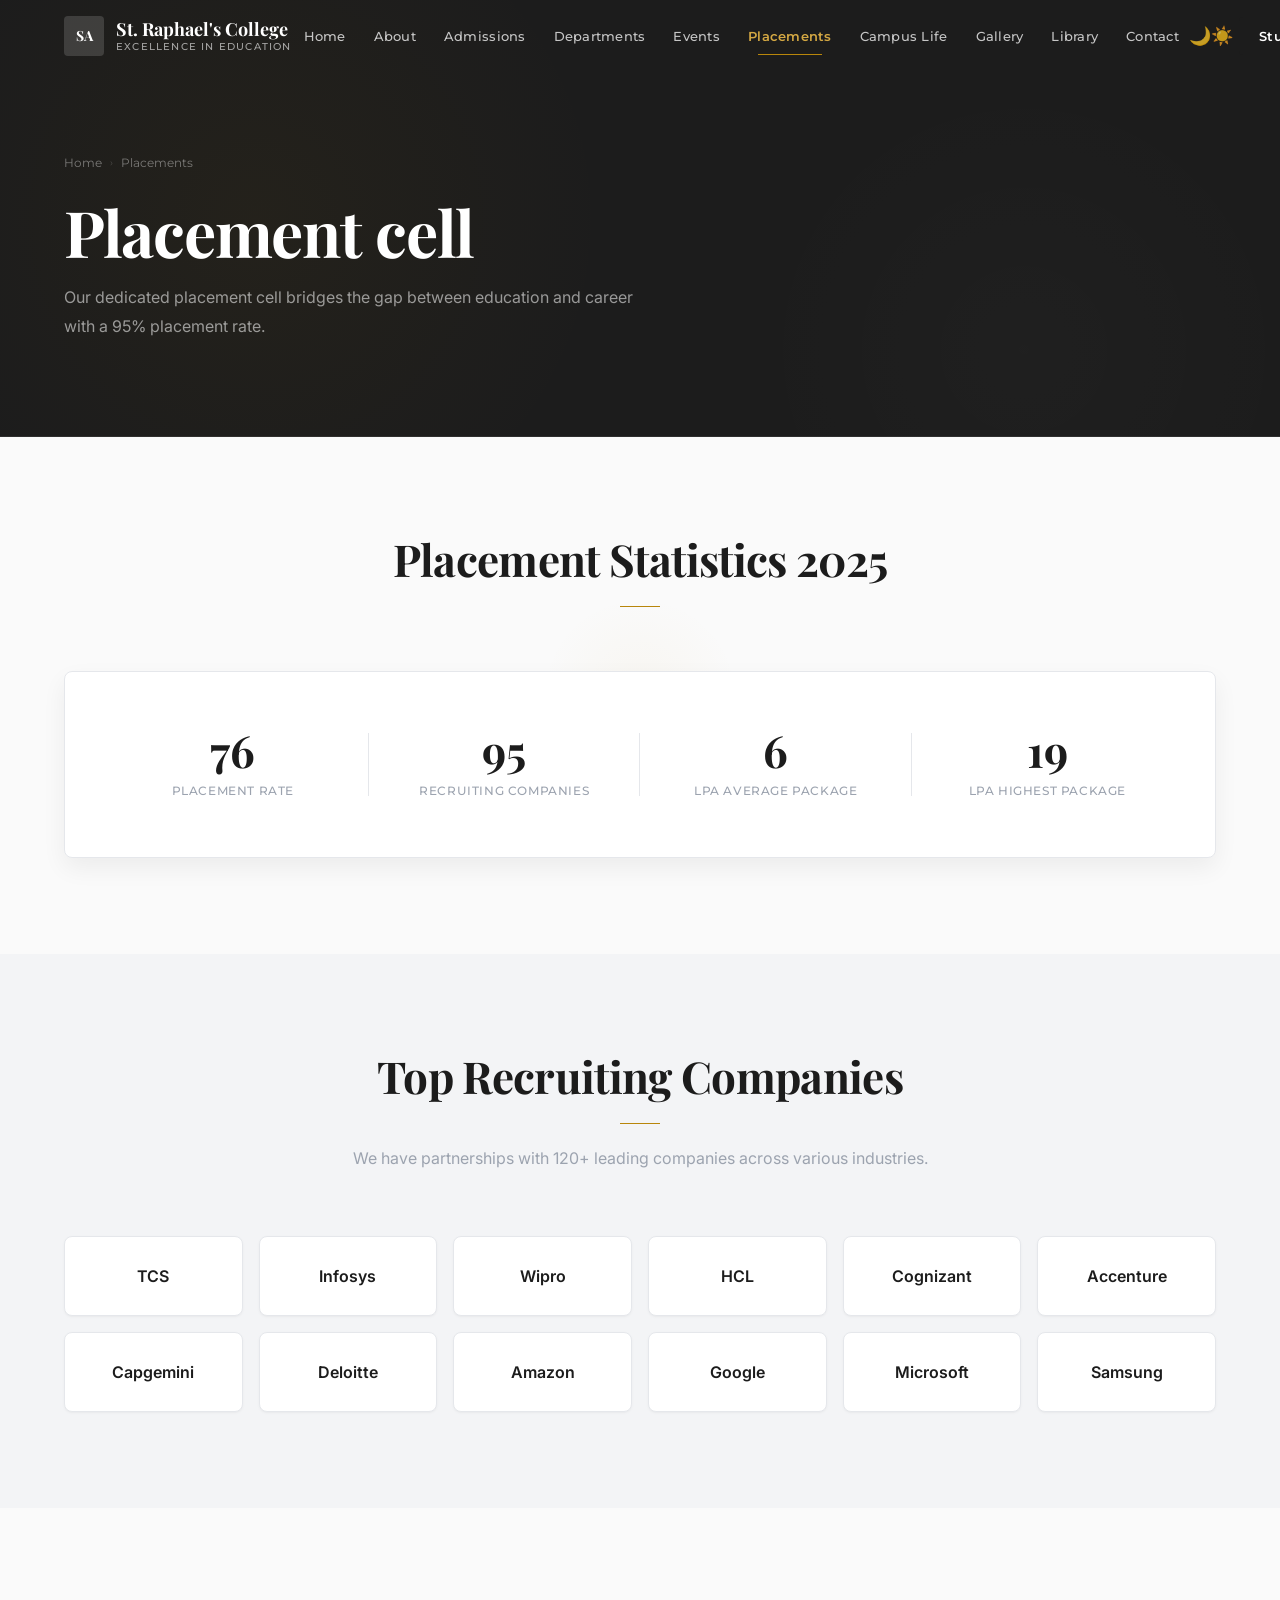
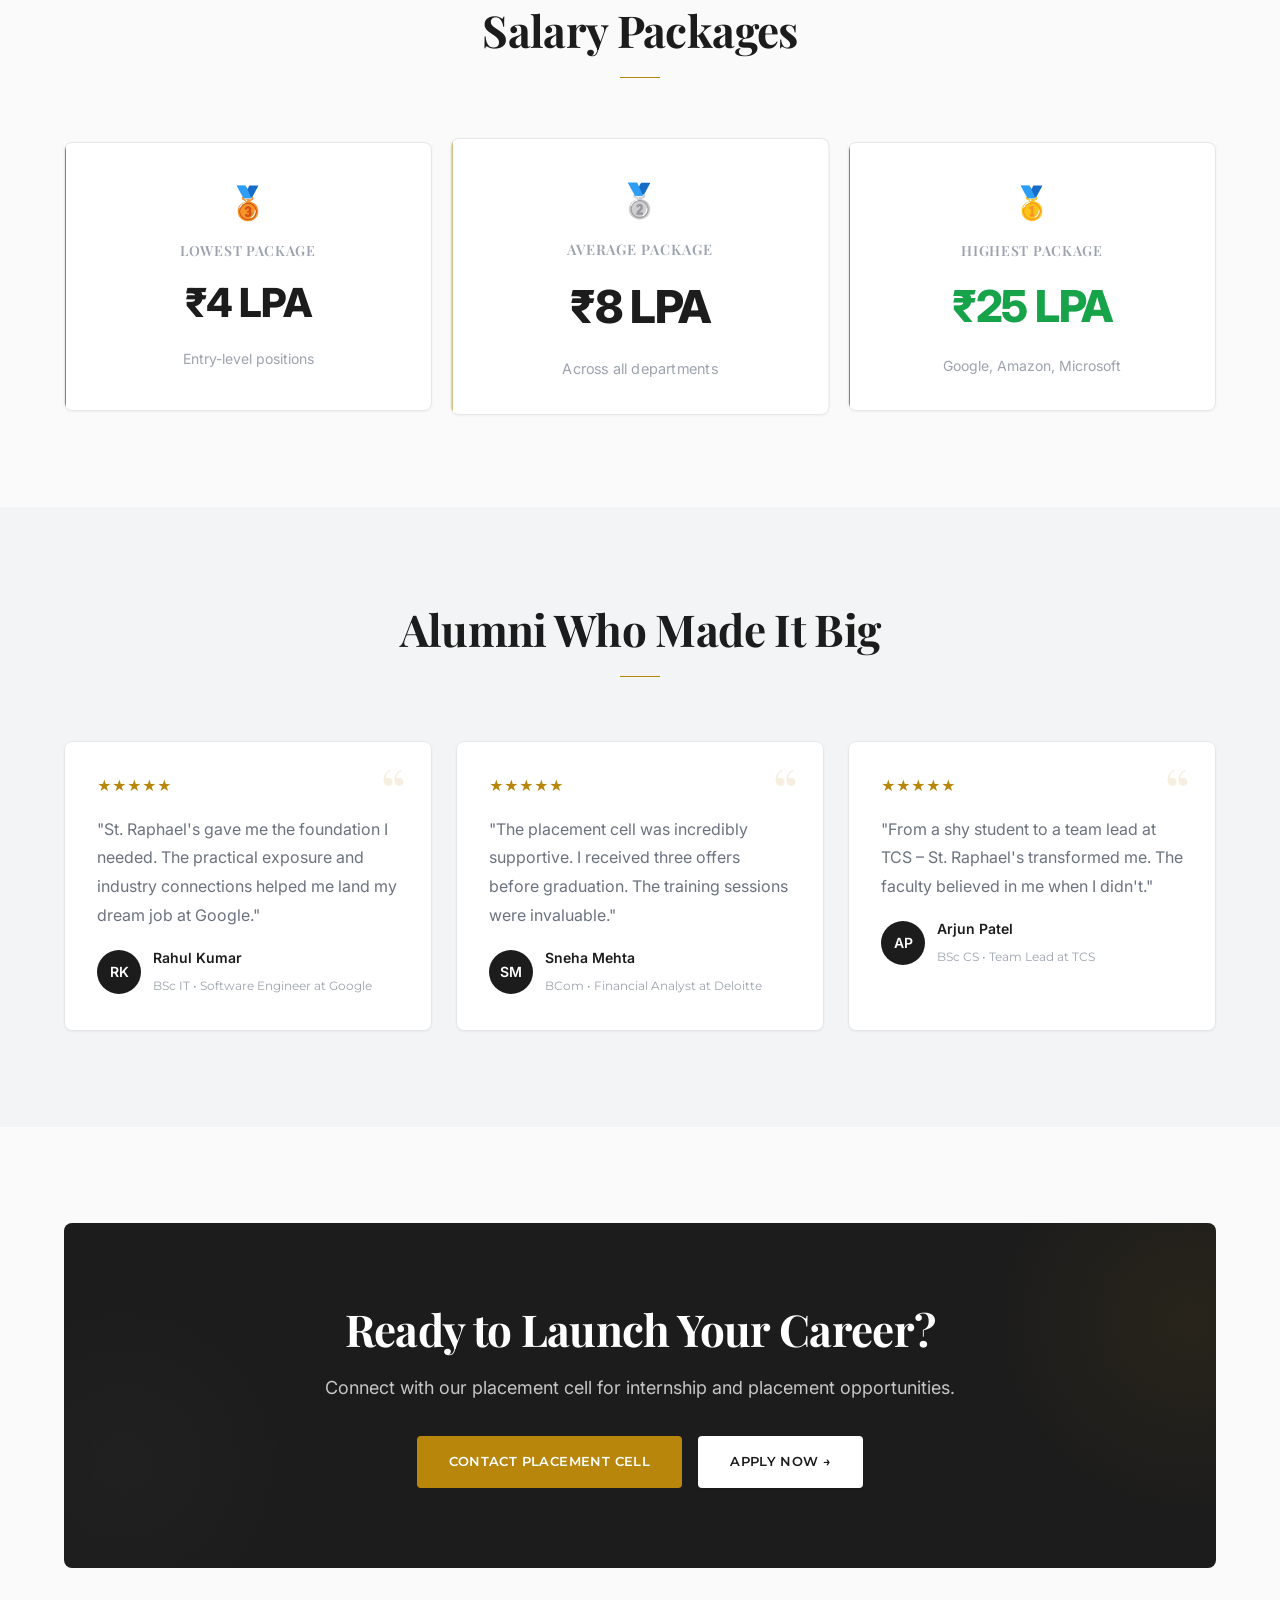
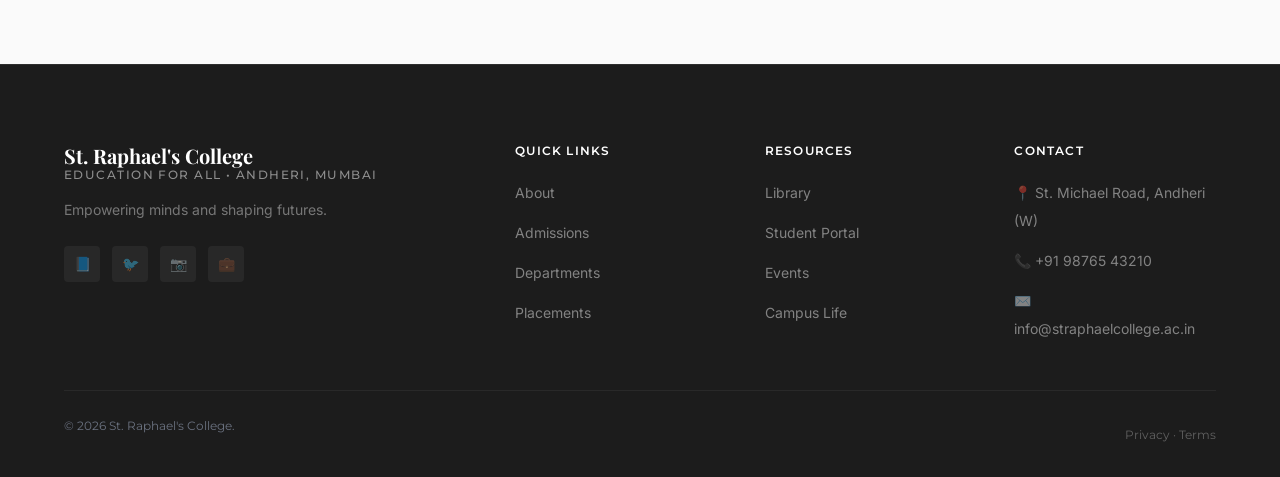
<file: placements.html>
<!DOCTYPE html>
<html lang="en">
<head>
    <meta charset="UTF-8"><meta name="viewport" content="width=device-width, initial-scale=1.0"><meta name="description" content="Placements at St. Raphael's College – 95% placement rate, top recruiters, and career opportunities.">
    <title>Placements | St. Raphael's College</title>
    <link rel="preconnect" href="https://fonts.googleapis.com"><link rel="preconnect" href="https://fonts.gstatic.com" crossorigin><link href="https://fonts.googleapis.com/css2?family=Playfair+Display:wght@400;500;600;700;800&family=Inter:wght@400;500;600&family=Montserrat:wght@400;500;600;700&family=Outfit:wght@400;600;700;800&display=swap" rel="stylesheet">
    <link rel="stylesheet" href="css/style.css"><link rel="stylesheet" href="css/responsive.css"><link rel="stylesheet" href="css/animations.css"><link rel="stylesheet" href="css/darkmode.css">
</head>
<body>
    <!-- Fast Page Loader -->
    <div class="page-loader" id="page-loader">
        <div class="loader-logo">SA</div>
        <div class="loader-dots">
            <span></span><span></span><span></span>
        </div>
        <div class="loader-text">Loading</div>
    </div>
    <a href="#main-content" class="skip-nav">Skip to main content</a>
    <header class="navbar scrolled" role="banner"><div class="container"><a href="index.html" class="logo" aria-label="Home"><div class="logo-icon">SA</div><div class="logo-text">St. Raphael's College<small>Excellence in Education</small></div></a><nav class="nav-links"><a href="index.html">Home</a><a href="about.html">About</a><a href="admissions.html">Admissions</a><a href="departments.html">Departments</a><a href="events.html">Events</a><a href="placements.html" class="active">Placements</a><a href="campus-life.html">Campus Life</a><a href="gallery.html">Gallery</a><a href="library.html">Library</a><a href="contact.html">Contact</a></nav><div class="nav-actions"><button class="nav-btn dark-mode-toggle" aria-label="Toggle dark mode"><span class="icon-moon">🌙</span><span class="icon-sun">☀️</span></button><a href="student-portal.html" class="nav-cta">Student Portal</a><button class="hamburger" aria-label="Open menu" aria-controls="mobile-nav" aria-expanded="false"><span></span><span></span><span></span></button></div></div></header>
    <div class="mobile-nav" id="mobile-nav"><ul class="mobile-nav-links"><li><a href="index.html"><span class="nav-icon">🏠</span> Home</a></li><li><a href="about.html"><span class="nav-icon">ℹ️</span> About</a></li><li><a href="admissions.html"><span class="nav-icon">📝</span> Admissions</a></li><li><a href="departments.html"><span class="nav-icon">📚</span> Departments</a></li><li><a href="events.html"><span class="nav-icon">🎉</span> Events</a></li><li><a href="placements.html" class="active"><span class="nav-icon">💼</span> Placements</a></li><li><a href="campus-life.html"><span class="nav-icon">🏫</span> Campus Life</a></li><li><a href="gallery.html"><span class="nav-icon">📷</span> Gallery</a></li><li><a href="library.html"><span class="nav-icon">📖</span> Library</a></li><li><a href="contact.html"><span class="nav-icon">📞</span> Contact</a></li></ul><div class="mobile-nav-divider"></div><a href="student-portal.html" class="mobile-nav-cta">🎓 Student Portal</a></div>

    <main id="main-content">
        <section class="page-hero">
            <div class="container">
                <nav class="breadcrumb"><a href="index.html">Home</a><span class="separator" aria-hidden="true">›</span><span aria-current="page">Placements</span></nav>
                <h1>Placement cell</h1>
                <p>Our dedicated placement cell bridges the gap between education and career with a 95% placement rate.</p>
            </div>
        </section>

        <!-- Placement Stats -->
        <section class="section stat-glow" aria-labelledby="stats-heading">
            <div class="container">
                <div class="section-header animate-on-scroll"><h2 id="stats-heading">Placement Statistics 2025</h2></div>
                <div class="stats-grid animate-on-scroll">
                    <div class="stat-item"><div class="stat-number" style="color: var(--secondary);" data-count="95">0</div><div class="stat-label">Placement Rate</div></div>
                    <div class="stat-item"><div class="stat-number" style="color: var(--secondary);" data-count="120">0</div><div class="stat-label">Recruiting Companies</div></div>
                    <div class="stat-item"><div class="stat-number" style="color: var(--secondary);" data-count="8">0</div><div class="stat-label">LPA Average Package</div></div>
                    <div class="stat-item"><div class="stat-number" style="color: var(--secondary);" data-count="25">0</div><div class="stat-label">LPA Highest Package</div></div>
                </div>
            </div>
        </section>

        <!-- Top Recruiters -->
        <section class="section" style="background: var(--bg-subtle);" aria-labelledby="recruiters-heading">
            <div class="container">
                <div class="section-header animate-on-scroll"><h2 id="recruiters-heading">Top Recruiting Companies</h2><p>We have partnerships with 120+ leading companies across various industries.</p></div>
                <div style="display: grid; grid-template-columns: repeat(6, 1fr); gap: var(--space-4);" class="animate-on-scroll">
                    <div class="card" style="padding: var(--space-5); text-align: center; display: flex; align-items: center; justify-content: center; min-height: 80px;"><strong style="color: var(--primary);">TCS</strong></div>
                    <div class="card" style="padding: var(--space-5); text-align: center; display: flex; align-items: center; justify-content: center; min-height: 80px;"><strong style="color: var(--primary);">Infosys</strong></div>
                    <div class="card" style="padding: var(--space-5); text-align: center; display: flex; align-items: center; justify-content: center; min-height: 80px;"><strong style="color: var(--primary);">Wipro</strong></div>
                    <div class="card" style="padding: var(--space-5); text-align: center; display: flex; align-items: center; justify-content: center; min-height: 80px;"><strong style="color: var(--primary);">HCL</strong></div>
                    <div class="card" style="padding: var(--space-5); text-align: center; display: flex; align-items: center; justify-content: center; min-height: 80px;"><strong style="color: var(--primary);">Cognizant</strong></div>
                    <div class="card" style="padding: var(--space-5); text-align: center; display: flex; align-items: center; justify-content: center; min-height: 80px;"><strong style="color: var(--primary);">Accenture</strong></div>
                    <div class="card" style="padding: var(--space-5); text-align: center; display: flex; align-items: center; justify-content: center; min-height: 80px;"><strong style="color: var(--primary);">Capgemini</strong></div>
                    <div class="card" style="padding: var(--space-5); text-align: center; display: flex; align-items: center; justify-content: center; min-height: 80px;"><strong style="color: var(--primary);">Deloitte</strong></div>
                    <div class="card" style="padding: var(--space-5); text-align: center; display: flex; align-items: center; justify-content: center; min-height: 80px;"><strong style="color: var(--primary);">Amazon</strong></div>
                    <div class="card" style="padding: var(--space-5); text-align: center; display: flex; align-items: center; justify-content: center; min-height: 80px;"><strong style="color: var(--primary);">Google</strong></div>
                    <div class="card" style="padding: var(--space-5); text-align: center; display: flex; align-items: center; justify-content: center; min-height: 80px;"><strong style="color: var(--primary);">Microsoft</strong></div>
                    <div class="card" style="padding: var(--space-5); text-align: center; display: flex; align-items: center; justify-content: center; min-height: 80px;"><strong style="color: var(--primary);">Samsung</strong></div>
                </div>
            </div>
        </section>

        <!-- Salary Packages -->
        <section class="section" aria-labelledby="salary-heading">
            <div class="container">
                <div class="section-header animate-on-scroll"><h2 id="salary-heading">Salary Packages</h2></div>
                <div style="display: grid; grid-template-columns: repeat(3, 1fr); gap: var(--space-6);">
                    <div class="card-feature animate-on-scroll" style="text-align: center; padding: var(--space-8);">
                        <div style="font-size: 2rem; margin-bottom: var(--space-3);">🥉</div>
                        <h3 style="color: var(--text-muted); font-size: 0.875rem; text-transform: uppercase; letter-spacing: 0.05em;">Lowest Package</h3>
                        <div style="font-size: 2.5rem; font-weight: 800; color: var(--secondary); margin: var(--space-2) 0; letter-spacing: -0.03em;">₹4 LPA</div>
                        <p style="font-size: 0.875rem; color: var(--text-muted); margin: 0;">Entry-level positions</p>
                    </div>
                    <div class="card-feature animate-on-scroll" style="text-align: center; padding: var(--space-8); transform: scale(1.03);">
                        <div style="font-size: 2rem; margin-bottom: var(--space-3);">🥈</div>
                        <h3 style="color: var(--text-muted); font-size: 0.875rem; text-transform: uppercase; letter-spacing: 0.05em;">Average Package</h3>
                        <div style="font-size: 2.75rem; font-weight: 800; color: var(--primary); margin: var(--space-2) 0; letter-spacing: -0.03em;">₹8 LPA</div>
                        <p style="font-size: 0.875rem; color: var(--text-muted); margin: 0;">Across all departments</p>
                    </div>
                    <div class="card-feature animate-on-scroll" style="text-align: center; padding: var(--space-8);">
                        <div style="font-size: 2rem; margin-bottom: var(--space-3);">🥇</div>
                        <h3 style="color: var(--text-muted); font-size: 0.875rem; text-transform: uppercase; letter-spacing: 0.05em;">Highest Package</h3>
                        <div style="font-size: 2.75rem; font-weight: 800; color: var(--success); margin: var(--space-2) 0; letter-spacing: -0.03em;">₹25 LPA</div>
                        <p style="font-size: 0.875rem; color: var(--text-muted); margin: 0;">Google, Amazon, Microsoft</p>
                    </div>
                </div>
            </div>
        </section>

        <!-- Alumni Success Stories -->
        <section class="section" style="background: var(--bg-subtle);" aria-labelledby="alumni-heading">
            <div class="container">
                <div class="section-header animate-on-scroll"><h2 id="alumni-heading">Alumni Who Made It Big</h2></div>
                <div style="display: grid; grid-template-columns: repeat(3, 1fr); gap: var(--space-6);">
                    <div class="testimonial-card animate-on-scroll"><div class="testimonial-stars">★★★★★</div><p>"St. Raphael's gave me the foundation I needed. The practical exposure and industry connections helped me land my dream job at Google."</p><div class="testimonial-author"><div class="testimonial-avatar">RK</div><div class="testimonial-info"><strong>Rahul Kumar</strong><span>BSc IT • Software Engineer at Google</span></div></div></div>
                    <div class="testimonial-card animate-on-scroll"><div class="testimonial-stars">★★★★★</div><p>"The placement cell was incredibly supportive. I received three offers before graduation. The training sessions were invaluable."</p><div class="testimonial-author"><div class="testimonial-avatar">SM</div><div class="testimonial-info"><strong>Sneha Mehta</strong><span>BCom • Financial Analyst at Deloitte</span></div></div></div>
                    <div class="testimonial-card animate-on-scroll"><div class="testimonial-stars">★★★★★</div><p>"From a shy student to a team lead at TCS – St. Raphael's transformed me. The faculty believed in me when I didn't."</p><div class="testimonial-author"><div class="testimonial-avatar">AP</div><div class="testimonial-info"><strong>Arjun Patel</strong><span>BSc CS • Team Lead at TCS</span></div></div></div>
                </div>
            </div>
        </section>

        <!-- Internship CTA -->
        <section class="section" aria-labelledby="cta-heading">
            <div class="container">
                <div class="newsletter-section animate-on-scroll">
                    <h2 style="color: white;">Ready to Launch Your Career?</h2>
                    <p style="color: rgba(255,255,255,0.75); font-size: 1.125rem; margin-bottom: var(--space-8); position: relative;">Connect with our placement cell for internship and placement opportunities.</p>
                    <div style="position: relative; display: flex; gap: var(--space-4); justify-content: center; flex-wrap: wrap;">
                        <a href="contact.html" class="btn btn-secondary btn-lg">Contact Placement Cell</a>
                        <a href="admissions.html" class="btn btn-white btn-lg">Apply Now →</a>
                    </div>
                </div>
            </div>
        </section>
    </main>

    <footer class="footer" role="contentinfo"><div class="container"><div class="footer-grid"><div class="footer-brand"><div class="logo-text" style="font-size: 1.25rem; margin-bottom: var(--space-4); color: white;">St. Raphael's College<small style="display: block; font-size: 0.75rem; color: rgba(255,255,255,0.5); font-weight: 500;">Education for All • Andheri, Mumbai</small></div><p>Empowering minds and shaping futures.</p><div class="footer-social"><a href="#">📘</a><a href="#">🐦</a><a href="#">📷</a><a href="#">💼</a></div></div><div class="footer-column"><h4>Quick Links</h4><ul class="footer-links"><li><a href="about.html">About</a></li><li><a href="admissions.html">Admissions</a></li><li><a href="departments.html">Departments</a></li><li><a href="placements.html">Placements</a></li></ul></div><div class="footer-column"><h4>Resources</h4><ul class="footer-links"><li><a href="library.html">Library</a></li><li><a href="student-portal.html">Student Portal</a></li><li><a href="events.html">Events</a></li><li><a href="campus-life.html">Campus Life</a></li></ul></div><div class="footer-column"><h4>Contact</h4><ul class="footer-links"><li><a href="contact.html">📍 St. Michael Road, Andheri (W)</a></li><li><a href="tel:+919876543210">📞 +91 98765 43210</a></li><li><a href="mailto:info@straphaelcollege.ac.in">✉️ info@straphaelcollege.ac.in</a></li></ul></div></div><div class="footer-bottom"><p>&copy; 2026 St. Raphael's College.</p><div><a href="#">Privacy</a> · <a href="#">Terms</a></div></div></div></footer>
    <script src="js/script.js"></script><script src="js/darkmode.js"></script><script src="js/scroll.js"></script>
</body>
</html>
</file>
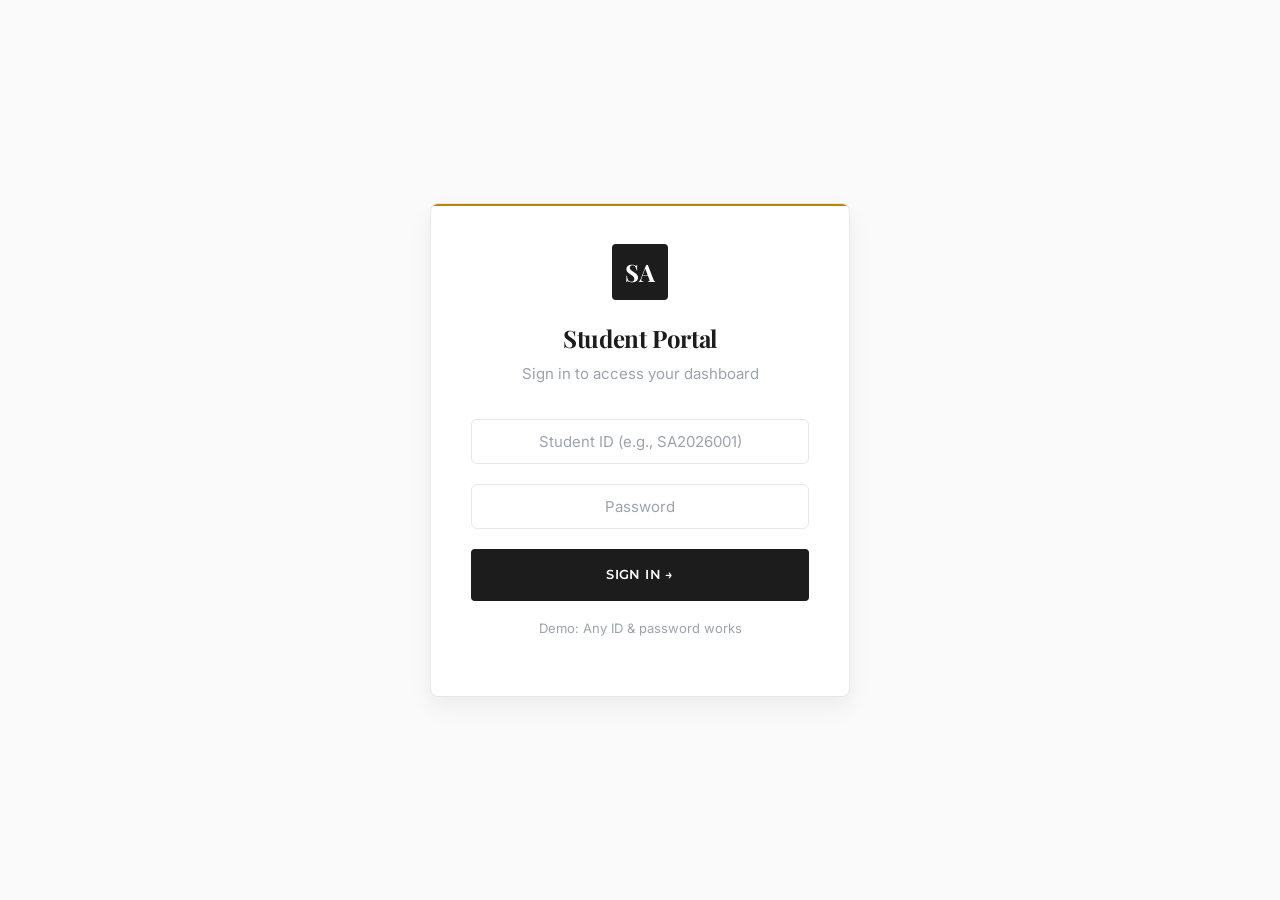
<file: student-portal.html>
<!DOCTYPE html>
<html lang="en">
<head>
    <meta charset="UTF-8">
    <meta name="viewport" content="width=device-width, initial-scale=1.0">
    <meta name="description" content="Student Portal – Access your dashboard, attendance, marks, timetable, and more at St. Raphael's College.">
    <title>Student Portal | St. Raphael's College</title>
    <link rel="preconnect" href="https://fonts.googleapis.com">
    <link rel="preconnect" href="https://fonts.gstatic.com" crossorigin>
    <link href="https://fonts.googleapis.com/css2?family=Playfair+Display:wght@400;500;600;700;800&family=Inter:wght@400;500;600&family=Montserrat:wght@400;500;600;700&family=Outfit:wght@400;600;700;800&display=swap" rel="stylesheet">
    <link rel="stylesheet" href="css/style.css">
    <link rel="stylesheet" href="css/responsive.css">
    <link rel="stylesheet" href="css/animations.css">
    <link rel="stylesheet" href="css/darkmode.css">
    <link rel="stylesheet" href="css/portal.css">
</head>
<body>
    <!-- Fast Page Loader -->
    <div class="page-loader" id="page-loader">
        <div class="loader-logo">SA</div>
        <div class="loader-dots">
            <span></span><span></span><span></span>
        </div>
        <div class="loader-text">Loading</div>
    </div>
    <!-- Login Screen -->
    <div class="login-screen" id="loginScreen">
        <div class="login-card">
            <div class="logo-icon" style="width: 56px; height: 56px; font-size: 1.5rem; margin: 0 auto var(--space-6);">SA</div>
            <h2 style="font-size: 1.5rem; margin-bottom: var(--space-2);">Student Portal</h2>
            <p style="margin-bottom: var(--space-8); color: var(--text-muted); font-size: 0.9375rem;">Sign in to access your dashboard</p>
            <form id="portalLogin">
                <div class="form-group">
                    <input type="text" class="form-input" placeholder="Student ID (e.g., SA2026001)" required style="text-align: center;">
                </div>
                <div class="form-group">
                    <input type="password" class="form-input" placeholder="Password" required style="text-align: center;">
                </div>
                <button type="submit" class="btn btn-primary btn-lg" style="width: 100%;">Sign In →</button>
                <p style="margin-top: var(--space-4); font-size: 0.8125rem; color: var(--text-muted);">Demo: Any ID & password works</p>
            </form>
        </div>
    </div>

    <!-- Portal Header -->
    <header class="navbar scrolled" role="banner" id="portalHeader" style="display: none;">
        <div class="container">
            <a href="index.html" class="logo" aria-label="St. Raphael's College Home"><div class="logo-icon">SA</div><div class="logo-text">Student Portal<small>Welcome, Jane Doe</small></div></a>
            <div class="nav-actions">
                <button class="nav-btn dark-mode-toggle" aria-label="Toggle dark mode"><span class="icon-moon">🌙</span><span class="icon-sun">☀️</span></button>
                <a href="index.html" class="btn btn-ghost btn-sm">← Back to Website</a>
                <button class="btn btn-sm" id="logoutBtn" style="background: rgba(239,68,68,0.1); color: #EF4444; border: 1px solid rgba(239,68,68,0.2);">Logout</button>
            </div>
        </div>
    </header>

    <!-- Portal Layout -->
    <div class="portal-layout" id="portalLayout" style="display: none;">
        <!-- Sidebar -->
        <aside class="sidebar" id="portalSidebar">
            <div class="sidebar-profile" style="text-align: center; margin-bottom: var(--space-6); padding-bottom: var(--space-6); border-bottom: 1px solid rgba(255,255,255,0.1);">
                <div style="width: 64px; height: 64px; background: rgba(255,255,255,0.15); border-radius: 50%; display: flex; align-items: center; justify-content: center; font-size: 1.5rem; margin: 0 auto var(--space-3);">👩‍🎓</div>
                <strong style="color: white; display: block;">Jane Doe</strong>
                <span style="color: rgba(255,255,255,0.6); font-size: 0.8125rem;">SA2026001 • BSc IT</span>
            </div>
            <nav>
                <ul class="sidebar-nav">
                    <li><a href="#" class="active" data-tab="dashboard">📊 Dashboard</a></li>
                    <li><a href="#" data-tab="attendance">📋 Attendance</a></li>
                    <li><a href="#" data-tab="marks">📝 Internal Marks</a></li>
                    <li><a href="#" data-tab="assignments">📚 Assignments</a></li>
                    <li><a href="#" data-tab="timetable">📅 Timetable</a></li>
                    <li><a href="#" data-tab="fees">💰 Fee Status</a></li>
                    <li><a href="#" data-tab="notifications">🔔 Notifications</a></li>
                    <li><a href="#" data-tab="profile">👤 Profile</a></li>
                </ul>
            </nav>
        </aside>

        <!-- Main Content -->
        <main class="dashboard-content" id="dashboardContent">
            <div class="portal-tab active" id="tab-dashboard">
                <div class="portal-section-header">
                    <h2>Welcome back, Jane! 👋</h2>
                </div>
                <p style="margin-bottom: var(--space-8); color: var(--text-muted);">Here's your academic overview for this semester.</p>

                <div class="dashboard-grid">
                    <div class="dash-card" style="border-left: 4px solid var(--success); background: linear-gradient(135deg, var(--card) 0%, var(--success-bg) 100%);">
                        <h3 style="font-size: 0.875rem; color: var(--text-muted); margin-bottom: var(--space-2);">Attendance</h3>
                        <p class="portal-stat" style="color: var(--success); margin-bottom: var(--space-1);">85%</p>
                        <p style="margin: 0; font-size: 0.8125rem;">Current Semester</p>
                        <div style="width: 100%; height: 6px; background: var(--bg-subtle); border-radius: 3px; margin-top: var(--space-3);"><div style="width: 85%; height: 100%; background: linear-gradient(90deg, var(--success), #34d399); border-radius: 3px;"></div></div>
                    </div>
                    <div class="dash-card" style="border-left: 4px solid var(--warning); background: linear-gradient(135deg, var(--card) 0%, var(--warning-bg) 100%);">
                        <h3 style="font-size: 0.875rem; color: var(--text-muted); margin-bottom: var(--space-3);">Pending Assignments</h3>
                        <ul style="list-style: none; display: flex; flex-direction: column; gap: var(--space-2);">
                            <li style="padding: var(--space-3); background: rgba(245,158,11,0.08); border-radius: var(--radius-md); font-size: 0.875rem; border-left: 3px solid var(--warning);">📚 Software Engineering – Due Tomorrow</li>
                            <li style="padding: var(--space-3); background: var(--bg-subtle); border-radius: var(--radius-md); font-size: 0.875rem; border-left: 3px solid var(--info);">📚 Computer Networks – Due in 3 days</li>
                        </ul>
                    </div>
                    <div class="dash-card" style="border-left: 4px solid var(--primary); background: linear-gradient(135deg, var(--card) 0%, rgba(11,61,145,0.04) 100%);">
                        <h3 style="font-size: 0.875rem; color: var(--text-muted); margin-bottom: var(--space-3);">Recent Marks</h3>
                        <div style="display: flex; flex-direction: column; gap: var(--space-2);">
                            <div style="display: flex; justify-content: space-between; align-items: center; padding: var(--space-3); background: var(--bg-subtle); border-radius: var(--radius-md); font-size: 0.875rem;"><span>Database Systems</span><strong style="color: var(--success); font-size: 1rem;">42/50</strong></div>
                            <div style="display: flex; justify-content: space-between; align-items: center; padding: var(--space-3); background: var(--bg-subtle); border-radius: var(--radius-md); font-size: 0.875rem;"><span>Operating Systems</span><strong style="color: var(--success); font-size: 1rem;">45/50</strong></div>
                            <div style="display: flex; justify-content: space-between; align-items: center; padding: var(--space-3); background: var(--bg-subtle); border-radius: var(--radius-md); font-size: 0.875rem;"><span>Web Development</span><strong style="color: var(--primary); font-size: 1rem;">38/50</strong></div>
                        </div>
                    </div>
                    <div class="dash-card" style="border-left: 4px solid var(--secondary); background: linear-gradient(135deg, var(--card) 0%, rgba(212,175,55,0.06) 100%);">
                        <h3 style="font-size: 0.875rem; color: var(--text-muted); margin-bottom: var(--space-3);">Upcoming Classes</h3>
                        <div style="display: flex; flex-direction: column; gap: var(--space-2);">
                            <div style="padding: var(--space-3); background: var(--bg-subtle); border-radius: var(--radius-md); font-size: 0.875rem; display: flex; align-items: center; gap: var(--space-2);"><span style="color: var(--secondary); font-weight: 700;">10:00 AM</span> – Web Development</div>
                            <div style="padding: var(--space-3); background: var(--bg-subtle); border-radius: var(--radius-md); font-size: 0.875rem; display: flex; align-items: center; gap: var(--space-2);"><span style="color: var(--secondary); font-weight: 700;">11:30 AM</span> – Cloud Computing</div>
                            <div style="padding: var(--space-3); background: var(--bg-subtle); border-radius: var(--radius-md); font-size: 0.875rem; display: flex; align-items: center; gap: var(--space-2);"><span style="color: var(--secondary); font-weight: 700;">2:00 PM</span> – Software Engineering</div>
                        </div>
                    </div>
                </div>
            </div>

            <div class="portal-tab" id="tab-attendance" style="display: none;">
                <div class="portal-section-header">
                    <h2>Attendance Overview</h2>
                </div>
                <div class="card" style="padding: var(--space-6);">
                    <table style="width: 100%; border-collapse: collapse;">
                        <thead><tr style="border-bottom: 2px solid var(--border);"><th style="padding: var(--space-3); text-align: left;">Subject</th><th style="padding: var(--space-3); text-align: left;">Classes</th><th style="padding: var(--space-3); text-align: left;">Attended</th><th style="padding: var(--space-3); text-align: left;">Percentage</th></tr></thead>
                        <tbody>
                            <tr style="border-bottom: 1px solid var(--border);"><td style="padding: var(--space-3);">Web Development</td><td style="padding: var(--space-3);">40</td><td style="padding: var(--space-3);">36</td><td style="padding: var(--space-3);"><span class="badge badge-success">90%</span></td></tr>
                            <tr style="border-bottom: 1px solid var(--border);"><td style="padding: var(--space-3);">Database Systems</td><td style="padding: var(--space-3);">38</td><td style="padding: var(--space-3);">32</td><td style="padding: var(--space-3);"><span class="badge badge-success">84%</span></td></tr>
                            <tr style="border-bottom: 1px solid var(--border);"><td style="padding: var(--space-3);">Operating Systems</td><td style="padding: var(--space-3);">36</td><td style="padding: var(--space-3);">30</td><td style="padding: var(--space-3);"><span class="badge badge-warning">83%</span></td></tr>
                            <tr><td style="padding: var(--space-3);">Cloud Computing</td><td style="padding: var(--space-3);">35</td><td style="padding: var(--space-3);">31</td><td style="padding: var(--space-3);"><span class="badge badge-success">89%</span></td></tr>
                        </tbody>
                    </table>
                </div>
            </div>

            <div class="portal-tab" id="tab-marks" style="display: none;">
                <div class="portal-section-header">
                    <h2>Internal Marks</h2>
                </div>
                <div class="card" style="padding: var(--space-6);">
                    <table style="width: 100%; border-collapse: collapse;">
                        <thead><tr style="border-bottom: 2px solid var(--border);"><th style="padding: var(--space-3); text-align: left;">Subject</th><th style="padding: var(--space-3); text-align: left;">Test 1</th><th style="padding: var(--space-3); text-align: left;">Test 2</th><th style="padding: var(--space-3); text-align: left;">Assignment</th><th style="padding: var(--space-3); text-align: left;">Total</th></tr></thead>
                        <tbody>
                            <tr style="border-bottom: 1px solid var(--border);"><td style="padding: var(--space-3); font-weight: 600;">Web Development</td><td style="padding: var(--space-3);">18/25</td><td style="padding: var(--space-3);">20/25</td><td style="padding: var(--space-3);">8/10</td><td style="padding: var(--space-3);"><strong>46/60</strong></td></tr>
                            <tr style="border-bottom: 1px solid var(--border);"><td style="padding: var(--space-3); font-weight: 600;">Database Systems</td><td style="padding: var(--space-3);">22/25</td><td style="padding: var(--space-3);">20/25</td><td style="padding: var(--space-3);">9/10</td><td style="padding: var(--space-3);"><strong>51/60</strong></td></tr>
                            <tr style="border-bottom: 1px solid var(--border);"><td style="padding: var(--space-3); font-weight: 600;">Operating Systems</td><td style="padding: var(--space-3);">20/25</td><td style="padding: var(--space-3);">25/25</td><td style="padding: var(--space-3);">8/10</td><td style="padding: var(--space-3);"><strong>53/60</strong></td></tr>
                            <tr><td style="padding: var(--space-3); font-weight: 600;">Cloud Computing</td><td style="padding: var(--space-3);">19/25</td><td style="padding: var(--space-3);">21/25</td><td style="padding: var(--space-3);">9/10</td><td style="padding: var(--space-3);"><strong>49/60</strong></td></tr>
                        </tbody>
                    </table>
                </div>
            </div>

            <div class="portal-tab" id="tab-assignments" style="display: none;">
                <div class="portal-section-header">
                    <h2>Assignments</h2>
                </div>
                <div style="display: flex; flex-direction: column; gap: var(--space-4);">
                    <div class="card" style="padding: var(--space-5); border-left: 4px solid var(--warning);"><div style="display: flex; justify-content: space-between; align-items: center;"><div><h4 style="font-size: 1rem; margin-bottom: var(--space-1);">Software Engineering – Module 3 Quiz</h4><p style="margin: 0; font-size: 0.875rem; color: var(--text-muted);">Due: Tomorrow • 11:59 PM</p></div><span class="badge badge-warning">Pending</span></div></div>
                    <div class="card" style="padding: var(--space-5); border-left: 4px solid var(--info);"><div style="display: flex; justify-content: space-between; align-items: center;"><div><h4 style="font-size: 1rem; margin-bottom: var(--space-1);">Computer Networks – Lab Report</h4><p style="margin: 0; font-size: 0.875rem; color: var(--text-muted);">Due: In 3 days • 5:00 PM</p></div><span class="badge badge-primary">In Progress</span></div></div>
                    <div class="card" style="padding: var(--space-5); border-left: 4px solid var(--success);"><div style="display: flex; justify-content: space-between; align-items: center;"><div><h4 style="font-size: 1rem; margin-bottom: var(--space-1);">Web Development – Project 2</h4><p style="margin: 0; font-size: 0.875rem; color: var(--text-muted);">Submitted: Jul 28, 2026</p></div><span class="badge badge-success">Submitted ✓</span></div></div>
                </div>
            </div>

            <div class="portal-tab" id="tab-timetable" style="display: none;">
                <div class="portal-section-header">
                    <h2>Weekly Timetable</h2>
                </div>
                <div class="card" style="padding: var(--space-6); overflow-x: auto;">
                    <table style="width: 100%; border-collapse: collapse; min-width: 600px;">
                        <thead><tr style="background: var(--primary); color: white;"><th style="padding: var(--space-3);">Time</th><th style="padding: var(--space-3);">Mon</th><th style="padding: var(--space-3);">Tue</th><th style="padding: var(--space-3);">Wed</th><th style="padding: var(--space-3);">Thu</th><th style="padding: var(--space-3);">Fri</th></tr></thead>
                        <tbody>
                            <tr style="border-bottom: 1px solid var(--border);"><td style="padding: var(--space-3); font-weight: 600;">9:00-10:00</td><td style="padding: var(--space-3);">Web Dev</td><td style="padding: var(--space-3);">DB Systems</td><td style="padding: var(--space-3);">OS</td><td style="padding: var(--space-3);">Cloud</td><td style="padding: var(--space-3);">Web Dev</td></tr>
                            <tr style="border-bottom: 1px solid var(--border);"><td style="padding: var(--space-3); font-weight: 600;">10:00-11:00</td><td style="padding: var(--space-3);">Cloud</td><td style="padding: var(--space-3);">Web Dev</td><td style="padding: var(--space-3);">DB Systems</td><td style="padding: var(--space-3);">OS</td><td style="padding: var(--space-3);">Cloud</td></tr>
                            <tr style="border-bottom: 1px solid var(--border); background: var(--bg-subtle);"><td style="padding: var(--space-3); font-weight: 600;">11:00-11:30</td><td colspan="5" style="padding: var(--space-3); text-align: center; color: var(--text-muted);">☕ Break</td></tr>
                            <tr style="border-bottom: 1px solid var(--border);"><td style="padding: var(--space-3); font-weight: 600;">11:30-12:30</td><td style="padding: var(--space-3);">OS</td><td style="padding: var(--space-3);">Cloud</td><td style="padding: var(--space-3);">Web Dev</td><td style="padding: var(--space-3);">DB Systems</td><td style="padding: var(--space-3);">OS</td></tr>
                            <tr style="border-bottom: 1px solid var(--border);"><td style="padding: var(--space-3); font-weight: 600;">2:00-4:00</td><td style="padding: var(--space-3);">💻 Lab</td><td style="padding: var(--space-3);">💻 Lab</td><td style="padding: var(--space-3);">–</td><td style="padding: var(--space-3);">💻 Lab</td><td style="padding: var(--space-3);">–</td></tr>
                        </tbody>
                    </table>
                </div>
            </div>

            <div class="portal-tab" id="tab-fees" style="display: none;">
                <div class="portal-section-header">
                    <h2>Fee Status</h2>
                </div>
                <div class="card" style="padding: var(--space-6);">
                    <div style="display: grid; grid-template-columns: repeat(3, 1fr); gap: var(--space-6); margin-bottom: var(--space-6);">
                        <div style="text-align: center; padding: var(--space-6); background: var(--bg-subtle); border-radius: var(--radius-lg);"><p style="font-size: 0.875rem; color: var(--text-muted); margin-bottom: var(--space-1);">Total Fee</p><h3>₹85,000</h3></div>
                        <div style="text-align: center; padding: var(--space-6); background: var(--success-bg); border-radius: var(--radius-lg);"><p style="font-size: 0.875rem; color: var(--text-muted); margin-bottom: var(--space-1);">Paid</p><h3 style="color: var(--success);">₹42,500</h3></div>
                        <div style="text-align: center; padding: var(--space-6); background: var(--warning-bg); border-radius: var(--radius-lg);"><p style="font-size: 0.875rem; color: var(--text-muted); margin-bottom: var(--space-1);">Pending</p><h3 style="color: var(--warning);">₹42,500</h3></div>
                    </div>
                    <div style="padding: var(--space-4); background: var(--info-bg); border-radius: var(--radius-md); font-size: 0.875rem;">ℹ️ Next payment of ₹42,500 is due by September 30, 2026.</div>
                </div>
            </div>

            <div class="portal-tab" id="tab-notifications" style="display: none;">
                <div class="portal-section-header">
                    <h2>Notice Board</h2>
                </div>
                <div style="display: grid; grid-template-columns: repeat(auto-fit, minmax(300px, 1fr)); gap: var(--space-6);">
                    <div style="display: flex; flex-direction: column; gap: var(--space-3);">
                        <h3 style="font-size: 1.125rem; margin-bottom: var(--space-2);">Exams & Timetables</h3>
                        <div class="card" style="padding: var(--space-4); border-left: 4px solid var(--error);"><div style="display: flex; justify-content: space-between;"><strong style="font-size: 0.9375rem;">Degree College Timetables</strong><small style="color: var(--text-muted);">New</small></div><p style="margin: var(--space-2) 0 0; font-size: 0.875rem;">First Half 2026 Exam timetables for all Degree College courses are now available.</p></div>
                        <div class="card" style="padding: var(--space-4); border-left: 4px solid var(--warning);"><div style="display: flex; justify-content: space-between;"><strong style="font-size: 0.9375rem;">ATKT Exam Forms</strong><small style="color: var(--text-muted);">Urgent</small></div><p style="margin: var(--space-2) 0 0; font-size: 0.875rem;">Forms for Sem I, II, III & IV (Internal/External) must be submitted by Friday.</p></div>
                        <div class="card" style="padding: var(--space-4); border-left: 4px solid var(--primary);"><div style="display: flex; justify-content: space-between;"><strong style="font-size: 0.9375rem;">Photocopy & Revaluation</strong></div><p style="margin: var(--space-2) 0 0; font-size: 0.875rem;">Apply for photocopy/revaluation of answer books for recent exams.</p></div>
                    </div>
                    <div style="display: flex; flex-direction: column; gap: var(--space-3);">
                        <h3 style="font-size: 1.125rem; margin-bottom: var(--space-2);">Important Links & Forms</h3>
                        <div class="card" style="padding: var(--space-4); border-left: 4px solid var(--success);"><strong style="font-size: 0.9375rem;">NPTEL / Swayam</strong><p style="margin: var(--space-2) 0 0; font-size: 0.875rem;">Register for NPTEL/Swayam online certification courses. <a href="#">Click here</a></p></div>
                        <div class="card" style="padding: var(--space-4); border-left: 4px solid var(--info);"><strong style="font-size: 0.9375rem;">Anti-Ragging Undertaking</strong><p style="margin: var(--space-2) 0 0; font-size: 0.875rem;">Mandatory online anti-ragging undertaking for all students. <a href="#">Fill form</a></p></div>
                        <div class="card" style="padding: var(--space-4); border-left: 4px solid var(--secondary);"><strong style="font-size: 0.9375rem;">Railway Concession</strong><p style="margin: var(--space-2) 0 0; font-size: 0.875rem;">Apply for local train concession passes online. <a href="#">Apply</a></p></div>
                    </div>
                </div>
            </div>

            <div class="portal-tab" id="tab-profile" style="display: none;">
                <div class="portal-section-header">
                    <h2>My Profile</h2>
                </div>
                <div class="card" style="padding: var(--space-8);">
                    <div style="display: grid; grid-template-columns: 120px 1fr; gap: var(--space-8);">
                        <div style="text-align: center;">
                            <div style="width: 100px; height: 100px; background: linear-gradient(135deg, var(--primary), var(--primary-light)); border-radius: 50%; display: flex; align-items: center; justify-content: center; font-size: 2.5rem; color: white; margin: 0 auto;">👩‍🎓</div>
                        </div>
                        <div style="display: grid; grid-template-columns: 1fr 1fr; gap: var(--space-4);">
                            <div><label style="font-size: 0.8125rem; color: var(--text-muted); display: block;">Name</label><strong>Jane Doe</strong></div>
                            <div><label style="font-size: 0.8125rem; color: var(--text-muted); display: block;">Student ID</label><strong>SA2026001</strong></div>
                            <div><label style="font-size: 0.8125rem; color: var(--text-muted); display: block;">Course</label><strong>BSc Information Technology</strong></div>
                            <div><label style="font-size: 0.8125rem; color: var(--text-muted); display: block;">Year</label><strong>2nd Year, Semester 4</strong></div>
                            <div><label style="font-size: 0.8125rem; color: var(--text-muted); display: block;">Email</label><strong>jane.doe@student.standrews.edu</strong></div>
                            <div><label style="font-size: 0.8125rem; color: var(--text-muted); display: block;">Phone</label><strong>+91 987 654 3210</strong></div>
                        </div>
                    </div>
                </div>
            </div>
        </main>
    </div>

    <script src="js/script.js"></script>
    <script src="js/darkmode.js"></script>
    <script>
        // Portal Login
        document.getElementById('portalLogin')?.addEventListener('submit', (e) => {
            e.preventDefault();
            document.getElementById('loginScreen').style.display = 'none';
            document.getElementById('portalHeader').style.display = 'block';
            document.getElementById('portalLayout').style.display = 'flex';
        });

        // Logout
        document.getElementById('logoutBtn')?.addEventListener('click', () => {
            document.getElementById('loginScreen').style.display = 'flex';
            document.getElementById('portalHeader').style.display = 'none';
            document.getElementById('portalLayout').style.display = 'none';
        });

        // Sidebar Navigation
        document.querySelectorAll('.sidebar-nav a[data-tab]').forEach(link => {
            link.addEventListener('click', (e) => {
                e.preventDefault();
                document.querySelectorAll('.sidebar-nav a').forEach(a => a.classList.remove('active'));
                link.classList.add('active');
                const tab = link.getAttribute('data-tab');
                document.querySelectorAll('.portal-tab').forEach(t => t.style.display = 'none');
                document.getElementById('tab-' + tab).style.display = 'block';
            });
        });
    </script>
</body>
</html>
</file>
<file: css/style.css>
/* ============================================================
   St. Andrew's College – Premium Editorial Design System
   Playfair Display · Inter · Montserrat
   Minimal · Elegant · Luxurious
   ============================================================ */

/* ---- CSS Custom Properties ---- */
:root {
    /* Core Palette */
    --white: #FFFFFF;
    --off-white: #FAFAFA;
    --charcoal: #1C1C1C;
    --gray: #6B7280;
    --muted-gold: #B8860B;
    --muted-gold-light: #D4A843;
    --muted-gold-dark: #8B6508;

    /* Semantic Aliases */
    --primary: #1C1C1C;
    --primary-light: #3A3A3A;
    --primary-dark: #0A0A0A;
    --accent: #B8860B;
    --accent-light: #D4A843;
    --accent-dark: #8B6508;

    /* Backgrounds */
    --bg: #FAFAFA;
    --bg-elevated: #FFFFFF;
    --bg-subtle: #F3F4F6;

    /* Cards */
    --card: #FFFFFF;
    --card-hover: #FFFFFF;
    --card-border: #E5E7EB;
    --card-shadow: 0 1px 3px rgba(0,0,0,0.04), 0 1px 2px rgba(0,0,0,0.02);
    --card-shadow-hover: 0 10px 25px rgba(0,0,0,0.06), 0 4px 10px rgba(0,0,0,0.03);

    /* Text */
    --text: #1C1C1C;
    --text-secondary: #6B7280;
    --text-muted: #9CA3AF;
    --text-inverse: #FAFAFA;

    /* Status */
    --success: #16A34A;
    --success-bg: #F0FDF4;
    --warning: #D97706;
    --warning-bg: #FFFBEB;
    --error: #DC2626;
    --error-bg: #FEF2F2;
    --info: #2563EB;
    --info-bg: #EFF6FF;

    /* Borders */
    --border: #E5E7EB;
    --border-light: #F3F4F6;

    /* Shadows – minimal, soft */
    --shadow-xs: 0 1px 2px rgba(0,0,0,0.03);
    --shadow-sm: 0 1px 3px rgba(0,0,0,0.04), 0 1px 2px rgba(0,0,0,0.02);
    --shadow-md: 0 4px 12px rgba(0,0,0,0.05);
    --shadow-lg: 0 10px 25px rgba(0,0,0,0.06);
    --shadow-xl: 0 20px 40px rgba(0,0,0,0.08);
    --shadow-2xl: 0 25px 50px rgba(0,0,0,0.10);

    /* Typography */
    --font-heading: 'Playfair Display', Georgia, 'Times New Roman', serif;
    --font-body: 'Inter', -apple-system, BlinkMacSystemFont, sans-serif;
    --font-nav: 'Montserrat', -apple-system, BlinkMacSystemFont, sans-serif;

    /* Spacing Scale – generous */
    --space-1: 0.25rem;
    --space-2: 0.5rem;
    --space-3: 0.75rem;
    --space-4: 1rem;
    --space-5: 1.25rem;
    --space-6: 1.5rem;
    --space-8: 2rem;
    --space-10: 2.5rem;
    --space-12: 3rem;
    --space-16: 4rem;
    --space-20: 5rem;
    --space-24: 6rem;
    --space-32: 8rem;

    /* Radii – minimal */
    --radius-sm: 4px;
    --radius-md: 6px;
    --radius-lg: 8px;
    --radius-xl: 12px;
    --radius-2xl: 16px;
    --radius-full: 9999px;

    /* Transitions */
    --ease-out: cubic-bezier(0.33, 1, 0.68, 1);
    --ease-in-out: cubic-bezier(0.65, 0, 0.35, 1);
    --ease-spring: cubic-bezier(0.34, 1.56, 0.64, 1);
    --duration-fast: 150ms;
    --duration-normal: 250ms;
    --duration-slow: 400ms;

    /* Z-Index */
    --z-dropdown: 100;
    --z-sticky: 200;
    --z-navbar: 500;
    --z-overlay: 600;
    --z-modal: 700;
    --z-toast: 800;
    --z-tooltip: 900;

    /* Container */
    --container-max: 1200px;
    --container-wide: 1400px;
    --container-narrow: 800px;

    /* Navbar */
    --navbar-height: 72px;
}

/* ---- Reset & Base ---- */
*, *::before, *::after {
    margin: 0;
    padding: 0;
    box-sizing: border-box;
}

html {
    scroll-behavior: smooth;
    -webkit-text-size-adjust: 100%;
    scroll-padding-top: var(--navbar-height);
}

body {
    font-family: var(--font-body);
    font-size: 16px;
    line-height: 1.75;
    color: var(--text);
    background-color: var(--bg);
    -webkit-font-smoothing: antialiased;
    -moz-osx-font-smoothing: grayscale;
    overflow-x: hidden;
}

/* ---- Typography ---- */
h1, h2, h3, h4, h5, h6 {
    font-family: var(--font-heading);
    font-weight: 700;
    line-height: 1.2;
    color: var(--text);
    letter-spacing: -0.01em;
}

h1 {
    font-size: clamp(2.5rem, 5vw, 4rem);
    text-wrap: balance;
    font-weight: 700;
    letter-spacing: -0.02em;
    line-height: 1.1;
}

h2 {
    font-size: clamp(2rem, 3.5vw, 2.75rem);
    text-wrap: balance;
    font-weight: 700;
    letter-spacing: -0.015em;
}

h3 {
    font-size: clamp(1.25rem, 2vw, 1.5rem);
    text-wrap: balance;
    font-weight: 600;
}

h4 {
    font-size: 1.125rem;
    font-weight: 600;
}

p {
    color: var(--text-secondary);
    line-height: 1.8;
    margin-bottom: var(--space-4);
}

a {
    color: var(--text);
    text-decoration: none;
    transition: color var(--duration-fast) var(--ease-out);
}

a:hover {
    color: var(--muted-gold);
}

strong {
    font-weight: 600;
    color: var(--text);
}

/* ---- Layout ---- */
.container {
    width: 90%;
    max-width: var(--container-max);
    margin: 0 auto;
    padding: 0;
}

.container-wide {
    width: 90%;
    max-width: var(--container-wide);
    margin: 0 auto;
}

.container-narrow {
    width: 90%;
    max-width: var(--container-narrow);
    margin: 0 auto;
}

.section {
    padding: var(--space-24) 0;
}

.section-sm {
    padding: var(--space-16) 0;
}

.section-header {
    text-align: center;
    max-width: 640px;
    margin: 0 auto var(--space-16);
}

.section-label {
    display: inline-block;
    font-family: var(--font-nav);
    font-size: 0.6875rem;
    font-weight: 600;
    color: var(--muted-gold);
    margin-bottom: var(--space-4);
    letter-spacing: 0.15em;
    text-transform: uppercase;
}

.section-header h2 {
    margin-bottom: var(--space-5);
}

.section-header h2::after {
    content: '';
    display: block;
    width: 40px;
    height: 1px;
    background: var(--muted-gold);
    margin: var(--space-5) auto 0;
}

.section-header p {
    font-size: 1rem;
    color: var(--text-muted);
    line-height: 1.8;
}

/* ---- Navigation ---- */
.navbar {
    position: fixed;
    top: 0;
    left: 0;
    right: 0;
    height: var(--navbar-height);
    z-index: var(--z-navbar);
    transition: all var(--duration-normal) var(--ease-out);
    background: transparent;
}

.navbar.scrolled {
    background: rgba(255, 255, 255, 0.95);
    backdrop-filter: blur(20px);
    -webkit-backdrop-filter: blur(20px);
    border-bottom: 1px solid var(--border);
}

body.dark-mode .navbar.scrolled {
    background: rgba(28, 28, 28, 0.95);
    border-bottom: 1px solid rgba(255,255,255,0.08);
}

.navbar .container {
    display: flex;
    align-items: center;
    justify-content: space-between;
    height: 100%;
}

/* Logo */
.logo {
    display: flex;
    align-items: center;
    gap: var(--space-3);
    text-decoration: none;
    flex-shrink: 0;
}

.logo-icon {
    width: 40px;
    height: 40px;
    background: var(--charcoal);
    border-radius: var(--radius-sm);
    display: flex;
    align-items: center;
    justify-content: center;
    color: var(--white);
    font-weight: 700;
    font-size: 0.875rem;
    font-family: var(--font-heading);
    transition: transform var(--duration-fast) var(--ease-out);
}

.logo:hover .logo-icon {
    transform: scale(1.02);
}

.logo-text {
    font-family: var(--font-heading);
    font-weight: 700;
    font-size: 1.125rem;
    color: var(--text);
    line-height: 1.2;
}

.logo-text small {
    display: block;
    font-family: var(--font-nav);
    font-size: 0.625rem;
    font-weight: 500;
    color: var(--text-muted);
    letter-spacing: 0.12em;
    text-transform: uppercase;
}

.navbar:not(.scrolled) .logo-text { color: white; }
.navbar:not(.scrolled) .logo-text small { color: rgba(255,255,255,0.6); }
.navbar:not(.scrolled) .logo-icon {
    background: rgba(255,255,255,0.15);
    color: white;
}

/* Nav Links */
.nav-links {
    display: flex;
    align-items: center;
    gap: var(--space-1);
    list-style: none;
}

.nav-links a {
    display: flex;
    align-items: center;
    padding: var(--space-2) var(--space-3);
    font-family: var(--font-nav);
    font-size: 0.8125rem;
    font-weight: 500;
    color: var(--text-secondary);
    text-decoration: none;
    border-radius: var(--radius-sm);
    transition: all var(--duration-fast) var(--ease-out);
    position: relative;
    white-space: nowrap;
    letter-spacing: 0.02em;
}

.navbar:not(.scrolled) .nav-links a {
    color: rgba(255,255,255,0.75);
}

.navbar:not(.scrolled) .nav-links a:hover {
    color: white;
}

.nav-links a:hover {
    color: var(--text);
}

.nav-links a.active {
    color: var(--muted-gold);
    font-weight: 600;
}

.navbar:not(.scrolled) .nav-links a.active {
    color: var(--muted-gold-light);
}

/* Nav Actions */
.nav-actions {
    display: flex;
    align-items: center;
    gap: var(--space-2);
}

.nav-btn {
    display: flex;
    align-items: center;
    justify-content: center;
    width: 40px;
    height: 40px;
    border: none;
    background: transparent;
    border-radius: var(--radius-sm);
    cursor: pointer;
    color: var(--text-secondary);
    transition: all var(--duration-fast) var(--ease-out);
    font-size: 1.125rem;
}

.navbar:not(.scrolled) .nav-btn {
    color: rgba(255,255,255,0.75);
}

.nav-btn:hover {
    color: var(--text);
}

.navbar:not(.scrolled) .nav-btn:hover {
    color: white;
}

.nav-cta {
    display: inline-flex;
    align-items: center;
    gap: var(--space-2);
    padding: var(--space-2) var(--space-5);
    background: var(--charcoal);
    color: var(--white) !important;
    font-family: var(--font-nav);
    font-size: 0.8125rem;
    font-weight: 600;
    border-radius: var(--radius-sm);
    text-decoration: none;
    transition: all var(--duration-fast) var(--ease-out);
    white-space: nowrap;
    letter-spacing: 0.02em;
}

.nav-cta:hover {
    background: var(--muted-gold);
    color: var(--white) !important;
}

/* Hamburger */
.hamburger {
    display: none;
    flex-direction: column;
    justify-content: center;
    gap: 5px;
    width: 40px;
    height: 40px;
    padding: 8px;
    background: none;
    border: none;
    cursor: pointer;
    border-radius: var(--radius-sm);
    transition: background var(--duration-fast);
}

.hamburger span {
    display: block;
    width: 100%;
    height: 1.5px;
    background: var(--text);
    border-radius: 2px;
    transition: all var(--duration-normal) var(--ease-out);
    transform-origin: center;
}

.navbar:not(.scrolled) .hamburger span {
    background: white;
}

.hamburger.active span:nth-child(1) {
    transform: rotate(45deg) translate(5px, 5px);
}
.hamburger.active span:nth-child(2) {
    opacity: 0;
    transform: scaleX(0);
}
.hamburger.active span:nth-child(3) {
    transform: rotate(-45deg) translate(5px, -5px);
}

/* Mobile Navigation */
.mobile-nav {
    display: none;
    position: fixed;
    top: var(--navbar-height);
    left: 0;
    right: 0;
    bottom: 0;
    background: var(--white);
    z-index: var(--z-overlay);
    padding: var(--space-8) var(--space-6);
    overflow-y: auto;
    transform: translateX(100%);
    transition: transform var(--duration-slow) var(--ease-out);
}

.mobile-nav.active {
    transform: translateX(0);
}

.mobile-nav-links {
    list-style: none;
    display: flex;
    flex-direction: column;
    gap: var(--space-1);
}

.mobile-nav-links a {
    display: flex;
    align-items: center;
    gap: var(--space-3);
    padding: var(--space-4) var(--space-4);
    font-family: var(--font-nav);
    font-size: 0.9375rem;
    font-weight: 500;
    color: var(--text);
    text-decoration: none;
    border-radius: var(--radius-md);
    transition: all var(--duration-fast);
}

.mobile-nav-links a:hover,
.mobile-nav-links a.active {
    color: var(--muted-gold);
}

.mobile-nav-links a .nav-icon {
    width: 20px;
    text-align: center;
    opacity: 0.5;
}

.mobile-nav-divider {
    height: 1px;
    background: var(--border);
    margin: var(--space-4) 0;
}

.mobile-nav-cta {
    display: block;
    text-align: center;
    padding: var(--space-4);
    background: var(--charcoal);
    color: var(--white) !important;
    font-family: var(--font-nav);
    font-weight: 600;
    border-radius: var(--radius-md);
    margin-top: var(--space-4);
}

/* ---- Buttons ---- */
.btn {
    display: inline-flex;
    align-items: center;
    justify-content: center;
    gap: var(--space-2);
    padding: var(--space-3) var(--space-6);
    font-family: var(--font-nav);
    font-size: 0.8125rem;
    font-weight: 600;
    line-height: 1.5;
    text-decoration: none;
    border: none;
    border-radius: var(--radius-sm);
    cursor: pointer;
    transition: all var(--duration-fast) var(--ease-out);
    white-space: nowrap;
    position: relative;
    overflow: hidden;
    letter-spacing: 0.03em;
    text-transform: uppercase;
}

.btn:active {
    transform: scale(0.98);
}

.btn-primary {
    background: var(--charcoal);
    color: var(--white);
    box-shadow: none;
}

.btn-primary:hover {
    background: var(--muted-gold);
    color: var(--white);
    transform: translateY(-1px);
}

.btn-secondary {
    background: var(--muted-gold);
    color: var(--white);
    box-shadow: none;
}

.btn-secondary:hover {
    background: var(--muted-gold-dark);
    transform: translateY(-1px);
}

.btn-outline {
    background: transparent;
    color: var(--text);
    border: 1px solid var(--border);
}

.btn-outline:hover {
    border-color: var(--charcoal);
    color: var(--text);
}

.btn-ghost {
    background: transparent;
    color: var(--text-secondary);
    border: 1px solid var(--border);
}

.btn-ghost:hover {
    background: var(--bg-subtle);
    color: var(--text);
    border-color: var(--text-muted);
}

.btn-white {
    background: var(--white);
    color: var(--text);
    box-shadow: var(--shadow-sm);
}

.btn-white:hover {
    transform: translateY(-1px);
    box-shadow: var(--shadow-md);
    color: var(--text);
}

.btn-lg {
    padding: var(--space-4) var(--space-8);
    font-size: 0.8125rem;
}

.btn-sm {
    padding: var(--space-2) var(--space-4);
    font-size: 0.75rem;
}

.btn-icon {
    width: 44px;
    height: 44px;
    padding: 0;
    border-radius: var(--radius-sm);
}

/* ---- Cards ---- */
.card {
    background: var(--card);
    border-radius: var(--radius-lg);
    border: 1px solid var(--card-border);
    padding: var(--space-8);
    transition: all var(--duration-normal) var(--ease-out);
    position: relative;
    box-shadow: var(--card-shadow);
}

.card:hover {
    box-shadow: var(--card-shadow-hover);
    border-color: var(--border);
    transform: translateY(-2px);
}

.card-accent {
    background: var(--card);
    border-radius: var(--radius-lg);
    border: 1px solid var(--card-border);
    padding: var(--space-8);
    transition: all var(--duration-normal) var(--ease-out);
    position: relative;
    overflow: hidden;
}

.card-accent::before {
    content: '';
    position: absolute;
    top: 0;
    left: 0;
    width: 1px;
    height: 100%;
    background: var(--muted-gold);
}

.card-flat {
    background: var(--card);
    border-radius: var(--radius-lg);
    border: 1px solid var(--card-border);
    padding: var(--space-8);
}

/* ---- Hero Section ---- */
.hero {
    position: relative;
    min-height: 100vh;
    display: flex;
    align-items: center;
    background: var(--charcoal);
    color: white;
    overflow: hidden;
    padding-top: var(--navbar-height);
}

.hero::before {
    content: '';
    position: absolute;
    inset: 0;
    background:
        radial-gradient(ellipse 800px 800px at 10% 50%, rgba(184,134,11,0.06) 0%, transparent 70%),
        radial-gradient(ellipse 600px 600px at 90% 20%, rgba(255,255,255,0.02) 0%, transparent 70%);
    pointer-events: none;
}

.hero-grid-pattern {
    position: absolute;
    inset: 0;
    background-image:
        linear-gradient(rgba(255,255,255,0.015) 1px, transparent 1px),
        linear-gradient(90deg, rgba(255,255,255,0.015) 1px, transparent 1px);
    background-size: 80px 80px;
    pointer-events: none;
    mask-image: radial-gradient(ellipse 80% 80% at 50% 50%, black 20%, transparent 70%);
    -webkit-mask-image: radial-gradient(ellipse 80% 80% at 50% 50%, black 20%, transparent 70%);
}

.hero .container {
    position: relative;
    z-index: 1;
    display: grid;
    grid-template-columns: 1fr 1fr;
    gap: var(--space-16);
    align-items: center;
    padding-top: var(--space-16);
    padding-bottom: var(--space-16);
}

.hero-content {
    max-width: 580px;
}

.hero-badge {
    display: inline-flex;
    align-items: center;
    gap: var(--space-2);
    padding: var(--space-2) var(--space-4);
    background: rgba(255,255,255,0.06);
    border: 1px solid rgba(255,255,255,0.1);
    border-radius: var(--radius-sm);
    font-family: var(--font-nav);
    font-size: 0.6875rem;
    font-weight: 600;
    color: rgba(255,255,255,0.7);
    margin-bottom: var(--space-8);
    letter-spacing: 0.1em;
    text-transform: uppercase;
}

.hero-badge .badge-dot {
    width: 6px;
    height: 6px;
    background: var(--success);
    border-radius: 50%;
    animation: pulse-dot 2s ease-in-out infinite;
}

@keyframes pulse-dot {
    0%, 100% { opacity: 1; }
    50% { opacity: 0.3; }
}

.hero h1 {
    font-size: clamp(2.75rem, 6vw, 4.5rem);
    font-weight: 700;
    line-height: 1.08;
    margin-bottom: var(--space-6);
    letter-spacing: -0.025em;
    color: white;
}

.hero h1 .highlight {
    color: var(--muted-gold-light);
    display: block;
}

.hero-description {
    font-size: 1rem;
    color: rgba(255,255,255,0.55);
    line-height: 1.85;
    margin-bottom: var(--space-10);
    max-width: 460px;
}

.hero-actions {
    display: flex;
    gap: var(--space-4);
    flex-wrap: wrap;
    margin-bottom: var(--space-12);
}

.hero-stats {
    display: flex;
    gap: var(--space-10);
}

.hero-stat {
    text-align: left;
}

.hero-stat-number {
    display: block;
    font-family: var(--font-heading);
    font-size: 2.25rem;
    font-weight: 700;
    color: var(--muted-gold-light);
    line-height: 1;
}

.hero-stat-label {
    font-family: var(--font-nav);
    font-size: 0.6875rem;
    color: rgba(255,255,255,0.4);
    margin-top: var(--space-2);
    font-weight: 500;
    letter-spacing: 0.05em;
    text-transform: uppercase;
}

.hero-visual {
    position: relative;
    display: flex;
    justify-content: center;
    align-items: center;
}

.hero-image-wrapper {
    position: relative;
    width: 100%;
    max-width: 520px;
    aspect-ratio: 4/3;
    border-radius: var(--radius-lg);
    overflow: hidden;
    border: 1px solid rgba(255,255,255,0.08);
}

.hero-image-wrapper img {
    width: 100%;
    height: 100%;
    object-fit: cover;
}

.hero-floating-card {
    position: absolute;
    background: rgba(255,255,255,0.08);
    border-radius: var(--radius-md);
    padding: var(--space-3) var(--space-4);
    border: 1px solid rgba(255,255,255,0.1);
    color: white;
    display: flex;
    align-items: center;
    gap: var(--space-3);
    animation: float 6s ease-in-out infinite;
    z-index: 2;
}

.hero-floating-card.card-1 {
    top: 15%;
    right: -10%;
    animation-delay: 0s;
}

.hero-floating-card.card-2 {
    bottom: 15%;
    left: -5%;
    animation-delay: 2s;
}

.hero-floating-card .card-icon {
    width: 40px;
    height: 40px;
    border-radius: var(--radius-sm);
    display: flex;
    align-items: center;
    justify-content: center;
    font-size: 1.125rem;
    flex-shrink: 0;
}

.hero-floating-card .card-icon.gold {
    background: rgba(184,134,11,0.2);
}

.hero-floating-card .card-icon.blue {
    background: rgba(255,255,255,0.08);
}

.hero-floating-card .card-text strong {
    display: block;
    font-size: 0.8125rem;
    color: white;
}

.hero-floating-card .card-text span {
    font-size: 0.6875rem;
    color: rgba(255,255,255,0.5);
}

/* Hero Buttons */
.hero .btn-outline {
    border-color: rgba(255,255,255,0.2);
    color: rgba(255,255,255,0.8);
}

.hero .btn-outline:hover {
    background: rgba(255,255,255,0.06);
    border-color: rgba(255,255,255,0.3);
    color: white;
}

/* ---- Stats Bar ---- */
.stats-bar {
    position: relative;
    margin-top: -48px;
    z-index: 10;
}

.stats-grid {
    display: grid;
    grid-template-columns: repeat(4, 1fr);
    gap: 0;
    background: var(--white);
    border-radius: var(--radius-lg);
    padding: var(--space-10) var(--space-8);
    box-shadow: var(--shadow-lg);
    border: 1px solid var(--card-border);
}

.stat-item {
    text-align: center;
    padding: var(--space-4);
    position: relative;
}

.stat-item:not(:last-child)::after {
    content: '';
    position: absolute;
    right: 0;
    top: 20%;
    height: 60%;
    width: 1px;
    background: var(--border);
}

.stat-number {
    font-family: var(--font-heading);
    font-size: 2.75rem;
    font-weight: 700;
    color: var(--charcoal);
    line-height: 1;
    margin-bottom: var(--space-2);
}

.stat-label {
    font-family: var(--font-nav);
    font-size: 0.75rem;
    color: var(--text-muted);
    font-weight: 500;
    letter-spacing: 0.05em;
    text-transform: uppercase;
}

/* ---- Featured Courses ---- */
.courses-grid {
    display: grid;
    grid-template-columns: repeat(3, 1fr);
    gap: var(--space-6);
}

.course-card {
    background: var(--white);
    border: 1px solid var(--card-border);
    border-radius: var(--radius-lg);
    overflow: hidden;
    transition: all var(--duration-normal) var(--ease-out);
    position: relative;
    box-shadow: var(--card-shadow);
}

.course-card::after {
    content: '';
    position: absolute;
    bottom: 0;
    left: 0;
    right: 0;
    height: 2px;
    background: var(--muted-gold);
    opacity: 0;
    transition: opacity var(--duration-normal);
}

.course-card:hover::after {
    opacity: 1;
}

.course-card:hover {
    transform: translateY(-3px);
    box-shadow: var(--card-shadow-hover);
}

.course-card-image {
    position: relative;
    height: 200px;
    overflow: hidden;
}

.course-card-image img {
    width: 100%;
    height: 100%;
    object-fit: cover;
    transition: transform var(--duration-slow) var(--ease-out);
}

.course-card:hover .course-card-image img {
    transform: scale(1.04);
}

.course-card-badge {
    position: absolute;
    top: var(--space-4);
    left: var(--space-4);
    padding: var(--space-1) var(--space-3);
    background: var(--charcoal);
    color: var(--white);
    font-family: var(--font-nav);
    font-size: 0.625rem;
    font-weight: 600;
    border-radius: var(--radius-sm);
    letter-spacing: 0.08em;
    text-transform: uppercase;
}

.course-card-body {
    padding: var(--space-6);
}

.course-card-body h3 {
    font-size: 1.125rem;
    margin-bottom: var(--space-2);
}

.course-card-body p {
    font-size: 0.875rem;
    color: var(--text-muted);
    margin-bottom: var(--space-4);
}

.course-card-meta {
    display: flex;
    gap: var(--space-4);
    font-family: var(--font-nav);
    font-size: 0.75rem;
    color: var(--text-muted);
}

.course-card-meta span {
    display: flex;
    align-items: center;
    gap: var(--space-1);
}

/* ---- Notices & Events ---- */
.notices-events-grid {
    display: grid;
    grid-template-columns: 1fr 1fr;
    gap: var(--space-8);
}

.notice-list, .event-list {
    list-style: none;
    display: flex;
    flex-direction: column;
    gap: var(--space-3);
}

.notice-item, .event-item {
    display: flex;
    align-items: flex-start;
    gap: var(--space-4);
    padding: var(--space-4) var(--space-5);
    background: var(--white);
    border: 1px solid var(--card-border);
    border-radius: var(--radius-md);
    transition: all var(--duration-fast);
}

.notice-item:hover, .event-item:hover {
    border-color: var(--border);
    transform: translateX(2px);
}

.notice-icon, .event-icon {
    width: 36px;
    height: 36px;
    border-radius: var(--radius-sm);
    display: flex;
    align-items: center;
    justify-content: center;
    font-size: 0.875rem;
    flex-shrink: 0;
}

.notice-icon {
    background: var(--bg-subtle);
    color: var(--gray);
}

.event-icon {
    background: rgba(184,134,11,0.08);
    color: var(--muted-gold);
}

.notice-item p, .event-item p {
    margin: 0;
    font-size: 0.875rem;
    color: var(--text);
    font-weight: 500;
}

.notice-item small, .event-item small {
    display: block;
    font-family: var(--font-nav);
    font-size: 0.6875rem;
    color: var(--text-muted);
    margin-top: var(--space-1);
}

/* ---- Testimonials ---- */
.testimonials-grid {
    display: grid;
    grid-template-columns: repeat(3, 1fr);
    gap: var(--space-6);
}

.testimonial-card {
    background: var(--white);
    border: 1px solid var(--card-border);
    border-radius: var(--radius-lg);
    padding: var(--space-8);
    transition: all var(--duration-normal) var(--ease-out);
    position: relative;
    box-shadow: var(--card-shadow);
}

.testimonial-card::before {
    content: '\201C';
    position: absolute;
    top: var(--space-4);
    right: var(--space-6);
    font-size: 4rem;
    font-family: var(--font-heading);
    color: var(--muted-gold);
    opacity: 0.12;
    line-height: 1;
}

.testimonial-card:hover {
    transform: translateY(-2px);
    box-shadow: var(--card-shadow-hover);
}

.testimonial-stars {
    display: flex;
    gap: 2px;
    margin-bottom: var(--space-4);
    color: var(--muted-gold);
    font-size: 0.875rem;
}

.testimonial-card blockquote {
    font-size: 0.9375rem;
    line-height: 1.8;
    color: var(--text-secondary);
    font-style: italic;
    margin-bottom: var(--space-6);
}

.testimonial-author {
    display: flex;
    align-items: center;
    gap: var(--space-3);
}

.testimonial-avatar {
    width: 44px;
    height: 44px;
    border-radius: 50%;
    background: var(--charcoal);
    display: flex;
    align-items: center;
    justify-content: center;
    color: var(--white);
    font-weight: 600;
    font-size: 0.875rem;
    flex-shrink: 0;
}

.testimonial-info strong {
    display: block;
    font-size: 0.875rem;
    color: var(--text);
}

.testimonial-info span {
    font-family: var(--font-nav);
    font-size: 0.75rem;
    color: var(--text-muted);
}

/* ---- FAQ ---- */
.faq-list {
    max-width: 720px;
    margin: 0 auto;
    display: flex;
    flex-direction: column;
    gap: var(--space-3);
}

.faq-item {
    background: var(--white);
    border: 1px solid var(--card-border);
    border-radius: var(--radius-md);
    overflow: hidden;
    transition: all var(--duration-fast);
}

.faq-item.active {
    border-color: var(--muted-gold);
}

.faq-question {
    display: flex;
    align-items: center;
    justify-content: space-between;
    width: 100%;
    padding: var(--space-5) var(--space-6);
    background: none;
    border: none;
    cursor: pointer;
    font-family: var(--font-heading);
    font-size: 1rem;
    font-weight: 600;
    color: var(--text);
    text-align: left;
    transition: color var(--duration-fast);
}

.faq-question:hover {
    color: var(--muted-gold);
}

.faq-chevron {
    width: 20px;
    height: 20px;
    display: flex;
    align-items: center;
    justify-content: center;
    transition: transform var(--duration-normal) var(--ease-out);
    color: var(--text-muted);
    flex-shrink: 0;
}

.faq-item.active .faq-chevron {
    transform: rotate(180deg);
    color: var(--muted-gold);
}

.faq-answer {
    max-height: 0;
    overflow: hidden;
    transition: max-height var(--duration-normal) var(--ease-out);
}

.faq-answer-inner {
    padding: 0 var(--space-6) var(--space-6);
    color: var(--text-secondary);
    line-height: 1.8;
}

/* ---- Newsletter ---- */
.newsletter-section {
    background: var(--charcoal);
    border-radius: var(--radius-lg);
    padding: var(--space-20) var(--space-12);
    text-align: center;
    color: white;
    position: relative;
    overflow: hidden;
}

.newsletter-section::after {
    content: '';
    position: absolute;
    top: -30%;
    right: -15%;
    width: 400px;
    height: 400px;
    background: radial-gradient(circle, rgba(184,134,11,0.08) 0%, transparent 70%);
    pointer-events: none;
}

.newsletter-section::before {
    content: '';
    position: absolute;
    bottom: -20%;
    left: -10%;
    width: 350px;
    height: 350px;
    background: radial-gradient(circle, rgba(255,255,255,0.02) 0%, transparent 70%);
    pointer-events: none;
}

.newsletter-section h2 {
    color: white;
    position: relative;
    margin-bottom: var(--space-4);
}

.newsletter-section h2::after {
    background: var(--muted-gold);
}

.newsletter-section p {
    color: rgba(255,255,255,0.5);
    font-size: 1rem;
    position: relative;
    margin-bottom: var(--space-8);
}

.newsletter-form {
    display: flex;
    gap: var(--space-3);
    max-width: 480px;
    margin: 0 auto;
    position: relative;
}

.newsletter-form input {
    flex: 1;
    padding: var(--space-3) var(--space-5);
    border: 1px solid rgba(255,255,255,0.12);
    border-radius: var(--radius-sm);
    background: rgba(255,255,255,0.05);
    color: white;
    font-family: var(--font-body);
    font-size: 0.875rem;
    transition: border-color var(--duration-fast);
}

.newsletter-form input::placeholder {
    color: rgba(255,255,255,0.35);
}

.newsletter-form input:focus {
    outline: none;
    border-color: var(--muted-gold);
}

.newsletter-form button {
    padding: var(--space-3) var(--space-6);
    background: var(--muted-gold);
    color: var(--white);
    border: none;
    border-radius: var(--radius-sm);
    font-family: var(--font-nav);
    font-weight: 600;
    font-size: 0.8125rem;
    cursor: pointer;
    transition: all var(--duration-fast);
    white-space: nowrap;
    letter-spacing: 0.03em;
    text-transform: uppercase;
}

.newsletter-form button:hover {
    background: var(--muted-gold-light);
}

/* ---- Footer ---- */
.footer {
    background: var(--charcoal);
    color: rgba(255,255,255,0.5);
    padding-top: var(--space-20);
    position: relative;
}

.footer::before {
    content: '';
    position: absolute;
    top: 0;
    left: 0;
    right: 0;
    height: 1px;
    background: rgba(255,255,255,0.08);
}

.footer-grid {
    display: grid;
    grid-template-columns: 2fr 1fr 1fr 1fr;
    gap: var(--space-12);
    padding-bottom: var(--space-12);
    border-bottom: 1px solid rgba(255,255,255,0.06);
}

.footer-brand .logo-text {
    color: white;
    font-size: 1.125rem;
    margin-bottom: var(--space-4);
}

.footer-brand .logo-text small {
    color: rgba(255,255,255,0.35);
}

.footer-brand p {
    color: rgba(255,255,255,0.4);
    font-size: 0.875rem;
    line-height: 1.7;
    margin-bottom: var(--space-6);
}

.footer-social {
    display: flex;
    gap: var(--space-3);
}

.footer-social a {
    width: 36px;
    height: 36px;
    border-radius: var(--radius-sm);
    background: rgba(255,255,255,0.05);
    display: flex;
    align-items: center;
    justify-content: center;
    color: rgba(255,255,255,0.45);
    text-decoration: none;
    transition: all var(--duration-fast);
    font-size: 0.875rem;
}

.footer-social a:hover {
    background: var(--muted-gold);
    color: var(--white);
}

.footer-column h4 {
    color: white;
    font-family: var(--font-nav);
    font-size: 0.75rem;
    font-weight: 600;
    margin-bottom: var(--space-5);
    letter-spacing: 0.1em;
    text-transform: uppercase;
}

.footer-links {
    list-style: none;
    display: flex;
    flex-direction: column;
    gap: var(--space-3);
}

.footer-links a {
    color: rgba(255,255,255,0.45);
    font-size: 0.875rem;
    text-decoration: none;
    transition: all var(--duration-fast);
}

.footer-links a:hover {
    color: var(--muted-gold-light);
}

.footer-bottom {
    display: flex;
    align-items: center;
    justify-content: space-between;
    padding: var(--space-6) 0;
    font-family: var(--font-nav);
    font-size: 0.75rem;
    color: rgba(255,255,255,0.3);
}

.footer-bottom a {
    color: rgba(255,255,255,0.3);
}

.footer-bottom a:hover {
    color: var(--muted-gold-light);
}

/* ---- Inner Page Hero ---- */
.page-hero {
    background: var(--charcoal);
    padding: calc(var(--navbar-height) + var(--space-20)) 0 var(--space-20);
    color: white;
    position: relative;
    overflow: hidden;
}

.page-hero::after {
    content: '';
    position: absolute;
    bottom: 0;
    left: 0;
    right: 0;
    height: 1px;
    background: rgba(255,255,255,0.08);
}

.page-hero::before {
    content: '';
    position: absolute;
    inset: 0;
    background:
        radial-gradient(ellipse 500px 500px at 20% 50%, rgba(184,134,11,0.05) 0%, transparent 70%),
        radial-gradient(ellipse 400px 400px at 80% 80%, rgba(255,255,255,0.015) 0%, transparent 70%);
    pointer-events: none;
}

.page-hero .container {
    position: relative;
    z-index: 1;
}

.breadcrumb {
    display: flex;
    align-items: center;
    gap: var(--space-2);
    font-family: var(--font-nav);
    font-size: 0.75rem;
    color: rgba(255,255,255,0.4);
    margin-bottom: var(--space-6);
}

.breadcrumb a {
    color: rgba(255,255,255,0.4);
    text-decoration: none;
    transition: color var(--duration-fast);
}

.breadcrumb a:hover {
    color: var(--muted-gold-light);
}

.breadcrumb .separator {
    font-size: 0.625rem;
    opacity: 0.5;
}

.page-hero h1 {
    color: white;
    margin-bottom: var(--space-4);
}

.page-hero p {
    color: rgba(255,255,255,0.55);
    font-size: 1rem;
    max-width: 600px;
}

/* ---- Inner Page Components ---- */
.inner-stat .stat-number,
.placement-stat .stat-number {
    font-size: 3.5rem;
    letter-spacing: -0.02em;
}

.card-feature {
    background: var(--white);
    border-radius: var(--radius-lg);
    border: 1px solid var(--card-border);
    padding: var(--space-8);
    position: relative;
    overflow: hidden;
    transition: all var(--duration-normal) var(--ease-out);
    box-shadow: var(--card-shadow);
}

.card-feature::before {
    content: '';
    position: absolute;
    top: 0;
    left: 0;
    width: 1px;
    height: 100%;
    background: var(--muted-gold);
}

.card-feature:hover {
    transform: translateY(-2px);
    box-shadow: var(--card-shadow-hover);
}

.section-accent {
    position: relative;
}

.section-accent::after {
    content: '';
    display: block;
    width: 40px;
    height: 1px;
    background: var(--muted-gold);
    margin: var(--space-4) auto 0;
}

.timeline-marker {
    width: 44px;
    height: 44px;
    border-radius: 50%;
    display: flex;
    align-items: center;
    justify-content: center;
    font-weight: 700;
    font-size: 0.75rem;
    flex-shrink: 0;
    z-index: 1;
    box-shadow: 0 0 0 3px var(--bg-subtle);
}

.timeline-marker.primary {
    background: var(--charcoal);
    color: white;
}

.timeline-marker.secondary {
    background: var(--muted-gold);
    color: white;
}

.timeline-marker.success {
    background: var(--success);
    color: white;
}

.process-step {
    width: 52px;
    height: 52px;
    background: var(--charcoal);
    color: white;
    border-radius: 50%;
    display: flex;
    align-items: center;
    justify-content: center;
    font-weight: 700;
    font-size: 1.25rem;
    margin: 0 auto var(--space-5);
}

.process-step.success {
    background: var(--success);
}

.stat-glow {
    position: relative;
}

.stat-glow::before {
    content: '';
    position: absolute;
    top: 50%;
    left: 50%;
    transform: translate(-50%, -50%);
    width: 200px;
    height: 200px;
    background: radial-gradient(circle, rgba(184,134,11,0.04) 0%, transparent 70%);
    pointer-events: none;
    z-index: 0;
}

.event-featured {
    background: var(--charcoal);
    color: white;
    position: relative;
    overflow: hidden;
}

.event-featured::before {
    content: '';
    position: absolute;
    inset: 0;
    background:
        radial-gradient(circle at 20% 50%, rgba(184,134,11,0.06) 0%, transparent 50%);
    pointer-events: none;
}

.countdown-number {
    font-family: var(--font-heading);
    font-size: 2.75rem;
    font-weight: 700;
    color: var(--muted-gold-light);
    line-height: 1;
}

.leadership-card {
    transition: all var(--duration-normal) var(--ease-out);
}

.leadership-card:hover {
    transform: translateY(-4px);
    box-shadow: var(--card-shadow-hover);
}

.leadership-card:hover img {
    transform: scale(1.03);
}

.leadership-card img {
    transition: transform var(--duration-normal) var(--ease-out);
}

.achievement-card {
    position: relative;
    padding-left: var(--space-8) !important;
}

.achievement-card::before {
    content: '';
    position: absolute;
    left: 0;
    top: 0;
    bottom: 0;
    width: 2px;
    border-radius: 1px;
}

.achievement-card.gold::before { background: var(--muted-gold); }
.achievement-card.blue::before { background: var(--charcoal); }
.achievement-card.green::before { background: var(--success); }

/* ---- Scroll Progress ---- */
#scroll-progress {
    position: fixed;
    top: 0;
    left: 0;
    height: 1px;
    background: var(--muted-gold);
    width: 0%;
    z-index: calc(var(--z-tooltip) + 1);
    transition: width 50ms linear;
}

/* ---- Animations ---- */
@keyframes float {
    0%, 100% { transform: translateY(0); }
    50% { transform: translateY(-8px); }
}

@keyframes fadeInUp {
    from { opacity: 0; transform: translateY(24px); }
    to { opacity: 1; transform: translateY(0); }
}

@keyframes fadeIn {
    from { opacity: 0; }
    to { opacity: 1; }
}

@keyframes slideInLeft {
    from { opacity: 0; transform: translateX(-30px); }
    to { opacity: 1; transform: translateX(0); }
}

@keyframes slideInRight {
    from { opacity: 0; transform: translateX(30px); }
    to { opacity: 1; transform: translateX(0); }
}

@keyframes scaleIn {
    from { opacity: 0; transform: scale(0.97); }
    to { opacity: 1; transform: scale(1); }
}

.animate-on-scroll {
    opacity: 0;
    transform: translateY(24px);
    transition: opacity 0.6s var(--ease-out), transform 0.6s var(--ease-out);
}

.animate-on-scroll.visible {
    opacity: 1;
    transform: translateY(0);
}

.animate-slide-left {
    opacity: 0;
    transform: translateX(-30px);
    transition: opacity 0.6s var(--ease-out), transform 0.6s var(--ease-out);
}

.animate-slide-left.visible {
    opacity: 1;
    transform: translateX(0);
}

.animate-slide-right {
    opacity: 0;
    transform: translateX(30px);
    transition: opacity 0.6s var(--ease-out), transform 0.6s var(--ease-out);
}

.animate-slide-right.visible {
    opacity: 1;
    transform: translateX(0);
}

.animate-scale {
    opacity: 0;
    transform: scale(0.97);
    transition: opacity 0.6s var(--ease-out), transform 0.6s var(--ease-out);
}

.animate-scale.visible {
    opacity: 1;
    transform: scale(1);
}

.stagger-1 { transition-delay: 0.1s; }
.stagger-2 { transition-delay: 0.2s; }
.stagger-3 { transition-delay: 0.3s; }
.stagger-4 { transition-delay: 0.4s; }
.stagger-5 { transition-delay: 0.5s; }

/* ---- Utilities ---- */
.text-center { text-align: center; }
.text-left { text-align: left; }
.text-right { text-align: right; }
.text-primary { color: var(--text); }
.text-secondary-color { color: var(--muted-gold); }
.text-muted { color: var(--text-muted); }
.font-heading { font-family: var(--font-heading); }
.font-bold { font-weight: 700; }
.mt-0 { margin-top: 0; }
.mb-0 { margin-bottom: 0; }
.mb-4 { margin-bottom: var(--space-4); }
.mb-8 { margin-bottom: var(--space-8); }
.mb-12 { margin-bottom: var(--space-12); }
.mt-8 { margin-top: var(--space-8); }
.mt-16 { margin-top: var(--space-16); }
.gap-4 { gap: var(--space-4); }
.gap-6 { gap: var(--space-6); }
.gap-8 { gap: var(--space-8); }
.flex { display: flex; }
.flex-col { flex-direction: column; }
.items-center { align-items: center; }
.justify-center { justify-content: center; }
.justify-between { justify-content: space-between; }
.flex-wrap { flex-wrap: wrap; }
.grid { display: grid; }

/* ---- Forms ---- */
.form-group {
    margin-bottom: var(--space-5);
}

.form-label {
    display: block;
    font-family: var(--font-nav);
    font-size: 0.75rem;
    font-weight: 600;
    color: var(--text);
    margin-bottom: var(--space-2);
    letter-spacing: 0.03em;
    text-transform: uppercase;
}

.form-input,
.form-textarea,
.form-select {
    width: 100%;
    padding: var(--space-3) var(--space-4);
    font-family: var(--font-body);
    font-size: 0.9375rem;
    color: var(--text);
    background: var(--white);
    border: 1px solid var(--border);
    border-radius: var(--radius-md);
    transition: border-color var(--duration-fast);
    outline: none;
}

.form-input:focus,
.form-textarea:focus,
.form-select:focus {
    border-color: var(--muted-gold);
}

.form-input::placeholder,
.form-textarea::placeholder {
    color: var(--text-muted);
}

.form-textarea {
    resize: vertical;
    min-height: 120px;
}

.form-error {
    font-family: var(--font-nav);
    font-size: 0.75rem;
    color: var(--error);
    margin-top: var(--space-1);
    display: none;
}

.form-error.visible {
    display: block;
}

/* ---- Badges ---- */
.badge {
    display: inline-flex;
    align-items: center;
    padding: var(--space-1) var(--space-3);
    font-family: var(--font-nav);
    font-size: 0.6875rem;
    font-weight: 600;
    border-radius: var(--radius-sm);
    line-height: 1.5;
    letter-spacing: 0.03em;
}

.badge-primary {
    background: var(--bg-subtle);
    color: var(--text);
}

.badge-secondary {
    background: rgba(184,134,11,0.08);
    color: var(--muted-gold-dark);
}

.badge-success {
    background: var(--success-bg);
    color: var(--success);
}

.badge-warning {
    background: var(--warning-bg);
    color: var(--warning);
}

.badge-error {
    background: var(--error-bg);
    color: var(--error);
}

/* ---- Accessibility ---- */
.skip-nav {
    position: absolute;
    top: -100%;
    left: var(--space-4);
    padding: var(--space-3) var(--space-6);
    background: var(--charcoal);
    color: var(--white);
    border-radius: var(--radius-md);
    font-weight: 700;
    z-index: calc(var(--z-tooltip) + 10);
    transition: top var(--duration-fast);
}

.skip-nav:focus {
    top: var(--space-4);
    color: var(--white);
}

/* Focus States */
:focus-visible {
    outline: 2px solid var(--muted-gold);
    outline-offset: 2px;
}

button:focus-visible,
a:focus-visible {
    outline: 2px solid var(--muted-gold);
    outline-offset: 2px;
}

/* Selection */
::selection {
    background: rgba(184,134,11,0.15);
    color: var(--text);
}

/* Print */
@media print {
    .navbar, .footer, .hamburger, .mobile-nav, #scroll-progress { display: none !important; }
    body { background: white; color: black; }
}
</file>
<file: css/responsive.css>
/* ============================================================
   Responsive Breakpoints
   Desktop First → Mobile
   Premium Editorial
   ============================================================ */

/* Large Desktop (1400px+) */
@media (min-width: 1400px) {
    .container { max-width: 1320px; }
}

/* Desktop (1200px and below) */
@media (max-width: 1200px) {
    .hero .container { gap: var(--space-10); }
    .hero h1 { font-size: clamp(2.5rem, 5vw, 3.75rem); }
    .hero-floating-card.card-1 { right: -5%; }
    .hero-floating-card.card-2 { left: -3%; }
    .footer-grid { gap: var(--space-8); }
    .courses-grid, .testimonials-grid { gap: var(--space-4); }
}

/* Tablet Landscape (1024px and below) */
@media (max-width: 1024px) {
    .hero .container {
        grid-template-columns: 1fr;
        text-align: center;
        padding-top: var(--space-20);
    }

    .hero-content {
        max-width: 800px;
        margin: 0 auto;
    }

    .hero-description { margin-left: auto; margin-right: auto; }
    .hero-actions { justify-content: center; }
    .hero-stats { justify-content: center; margin-bottom: var(--space-12); }
    .hero-badge { margin: 0 auto var(--space-8); }

    .hero-visual {
        max-width: 700px;
        margin: 0 auto;
    }

    .hero-floating-card.card-1 { top: -20px; right: 10%; }
    .hero-floating-card.card-2 { bottom: -20px; left: 10%; }

    .stats-bar {
        margin-top: -30px;
        padding: 0 var(--space-4);
    }

    .stats-grid {
        grid-template-columns: repeat(2, 1fr);
        gap: var(--space-6) var(--space-4);
    }
    .stat-item:nth-child(2)::after { display: none; }

    .courses-grid { grid-template-columns: repeat(2, 1fr); }
    .testimonials-grid { grid-template-columns: repeat(2, 1fr); }
    .notices-events-grid { grid-template-columns: 1fr; }

    .footer-grid { grid-template-columns: 1fr 1fr; gap: var(--space-10); }
    .newsletter-section { padding: var(--space-16) var(--space-8); }
}

/* Tablet Portrait (768px and below) */
@media (max-width: 768px) {
    :root {
        --navbar-height: 64px;
    }

    .section { padding: var(--space-16) 0; }
    .section-sm { padding: var(--space-10) 0; }
    .section-header { margin-bottom: var(--space-10); }

    /* Hide desktop nav, show hamburger */
    .nav-links, .nav-actions:not(.hamburger-wrapper) { display: none; }

    .nav-actions .btn:not(#theme-toggle) { display: none; }

    .hamburger { display: flex; }
    .mobile-nav { display: block; }

    /* Hero */
    .hero { min-height: auto; padding: calc(var(--navbar-height) + var(--space-10)) 0 var(--space-16); }
    .hero-floating-card { display: none; }
    .hero-actions { flex-direction: column; align-items: stretch; max-width: 320px; margin-left: auto; margin-right: auto; }
    .hero-stats { flex-direction: column; gap: var(--space-6); align-items: center; }

    /* Stats Bar */
    .stats-bar { margin-top: 0; padding: 0; }
    .stats-grid {
        border-radius: 0;
        border-left: none;
        border-right: none;
        padding: var(--space-8) var(--space-4);
    }
    .stat-item::after { display: none !important; }

    /* Grids */
    .courses-grid { grid-template-columns: 1fr; }
    .testimonials-grid { grid-template-columns: 1fr; }

    /* Newsletter */
    .newsletter-section { padding: var(--space-12) var(--space-6); }
    .newsletter-form { flex-direction: column; }
    .newsletter-form button { width: 100%; }

    /* Footer */
    .footer-grid { grid-template-columns: 1fr; gap: var(--space-8); }
    .footer-bottom { flex-direction: column; gap: var(--space-4); text-align: center; }
    .footer-links { align-items: flex-start; }

    /* Page hero */
    .page-hero { padding: calc(var(--navbar-height) + var(--space-10)) 0 var(--space-10); }
}

/* Mobile (480px and below) */
@media (max-width: 480px) {
    .container { width: 92%; }

    .hero { padding: calc(var(--navbar-height) + var(--space-8)) 0 var(--space-12); }

    .stats-grid { grid-template-columns: 1fr; gap: var(--space-8); }
    .stat-number { font-size: 2.25rem; }

    .section { padding: var(--space-12) 0; }
    .card, .course-card-body, .testimonial-card { padding: var(--space-6); }

    .newsletter-section::before,
    .newsletter-section::after {
        display: none;
    }
}

/* ---- Print ---- */
@media print {
    .navbar, .footer, .hamburger, .mobile-nav,
    #scroll-progress, .hero-floating-card,
    .newsletter-section, .page-loader { display: none !important; }

    body { background: white; color: black; }
    .hero, .page-hero { min-height: auto; background: none; color: black; padding: 1rem 0; }
    .hero h1, .page-hero h1 { color: black; font-size: 2rem; }
    .hero-description, .page-hero p { color: #333; }
    .section { padding: 1rem 0; }

    .card, .course-card, .testimonial-card {
        border: 1px solid #ddd;
        background: white;
        box-shadow: none;
        break-inside: avoid;
    }
}
</file>
<file: css/animations.css>
/* ============================================================
   Animations & Transitions
   Elegant · Subtle · Editorial
   ============================================================ */

/* ---- Page Loading Screen ---- */
.page-loader {
    position: fixed;
    inset: 0;
    background: var(--charcoal, #1C1C1C);
    z-index: 9999;
    display: flex;
    flex-direction: column;
    align-items: center;
    justify-content: center;
    gap: var(--space-6);
    transition: opacity 0.4s var(--ease-out), visibility 0.4s;
}

.page-loader.hidden {
    opacity: 0;
    visibility: hidden;
    pointer-events: none;
}

/* Logo mark */
.loader-logo {
    width: 56px;
    height: 56px;
    background: var(--muted-gold, #B8860B);
    border-radius: var(--radius-sm, 4px);
    display: flex;
    align-items: center;
    justify-content: center;
    color: var(--white, #FFFFFF);
    font-weight: 700;
    font-size: 1.25rem;
    font-family: 'Playfair Display', Georgia, serif;
    animation: loaderBreath 2s ease-in-out infinite;
}

@keyframes loaderBreath {
    0%, 100% { transform: scale(1); opacity: 1; }
    50% { transform: scale(1.03); opacity: 0.85; }
}

/* Three-dot pulse */
.loader-dots {
    display: flex;
    gap: 6px;
}

.loader-dots span {
    width: 6px;
    height: 6px;
    border-radius: 50%;
    background: rgba(184,134,11,0.5);
    animation: dotPulse 1.4s ease-in-out infinite;
}

.loader-dots span:nth-child(2) { animation-delay: 0.15s; }
.loader-dots span:nth-child(3) { animation-delay: 0.30s; }

@keyframes dotPulse {
    0%, 80%, 100% { transform: scale(0.6); opacity: 0.3; }
    40% { transform: scale(1); opacity: 1; }
}

/* Loader text */
.loader-text {
    font-size: 0.6875rem;
    color: rgba(255,255,255,0.35);
    font-weight: 500;
    font-family: 'Inter', sans-serif;
    letter-spacing: 0.08em;
    text-transform: uppercase;
}

/* ---- Hero Entrance ---- */
.hero-content {
    animation: fadeInUp 0.8s var(--ease-out) both;
}

.hero-visual {
    animation: fadeInUp 0.8s var(--ease-out) 0.2s both;
}

.hero-badge {
    animation: fadeInUp 0.6s var(--ease-out) 0.1s both;
}

/* ---- Card Hover Micro-interactions ---- */
.card,
.course-card,
.testimonial-card,
.faq-item {
    transition: transform var(--duration-normal) var(--ease-out),
                box-shadow var(--duration-normal) var(--ease-out),
                border-color var(--duration-normal) var(--ease-out);
}

/* Button ripple */
.btn {
    position: relative;
    overflow: hidden;
}

.btn::after {
    content: '';
    position: absolute;
    inset: 0;
    background: radial-gradient(circle, rgba(255,255,255,0.15) 0%, transparent 70%);
    transform: scale(0);
    opacity: 0;
    transition: transform 0.5s, opacity 0.5s;
    pointer-events: none;
}

.btn:active::after {
    transform: scale(2.5);
    opacity: 1;
    transition: 0s;
}

/* Image hover zoom */
.course-card-image img,
.gallery-item img {
    transition: transform var(--duration-slow) var(--ease-out);
}

/* Skeleton shimmer */
@keyframes shimmer {
    0% { background-position: -200% 0; }
    100% { background-position: 200% 0; }
}

.skeleton {
    background: linear-gradient(90deg,
        var(--bg-subtle) 25%,
        var(--border-light) 50%,
        var(--bg-subtle) 75%
    );
    background-size: 200% 100%;
    animation: shimmer 1.5s infinite;
    border-radius: var(--radius-md);
}

/* ---- GPU Compositing Hints ---- */
.animate-on-scroll,
.animate-slide-left,
.animate-slide-right,
.animate-scale {
    -webkit-backface-visibility: hidden;
    backface-visibility: hidden;
    will-change: transform, opacity;
}

/* ---- Scroll-Triggered Stagger Children ---- */
.stagger-children > * {
    opacity: 0;
    transform: translateY(16px);
    transition: opacity 0.5s var(--ease-out), transform 0.5s var(--ease-out);
}

.stagger-children.visible > *:nth-child(1) { transition-delay: 0.05s; }
.stagger-children.visible > *:nth-child(2) { transition-delay: 0.10s; }
.stagger-children.visible > *:nth-child(3) { transition-delay: 0.15s; }
.stagger-children.visible > *:nth-child(4) { transition-delay: 0.20s; }
.stagger-children.visible > *:nth-child(5) { transition-delay: 0.25s; }
.stagger-children.visible > *:nth-child(6) { transition-delay: 0.30s; }

.stagger-children.visible > * {
    opacity: 1;
    transform: translateY(0);
}

/* ---- Hover Effects ---- */
.card:hover {
    transform: translateY(-2px);
}

.course-card:hover {
    transform: translateY(-3px);
}

.btn-primary:hover,
.btn-secondary:hover {
    transform: translateY(-1px);
}

/* Focus scale */
.btn:focus-visible {
    transform: scale(1.02);
    outline: 2px solid var(--muted-gold, #B8860B);
    outline-offset: 2px;
}

/* Nav link underline */
.nav-links a::after {
    content: '';
    position: absolute;
    bottom: 0;
    left: 50%;
    width: 0;
    height: 1px;
    background: var(--muted-gold, #B8860B);
    transition: width var(--duration-normal) var(--ease-out), left var(--duration-normal) var(--ease-out);
}

.nav-links a:hover::after,
.nav-links a.active::after {
    width: 60%;
    left: 20%;
}

/* Footer social lift */
.footer-social a:hover {
    transform: translateY(-2px);
}

/* ---- Reduced Motion ---- */
@media (prefers-reduced-motion: reduce) {
    *, *::before, *::after {
        animation-duration: 0.01ms !important;
        animation-iteration-count: 1 !important;
        transition-duration: 0.01ms !important;
        scroll-behavior: auto !important;
    }

    .page-loader { transition: none; }
    .loader-logo { animation: none; }
    .loader-dots span { animation: none; opacity: 1; transform: none; }

    .animate-on-scroll,
    .animate-slide-left,
    .animate-slide-right,
    .animate-scale {
        opacity: 1;
        transform: none;
    }

    .hero-floating-card { animation: none; }

    .stagger-children > * {
        opacity: 1;
        transform: none;
    }

    .course-card:hover,
    .card:hover,
    .testimonial-card:hover,
    .btn:hover {
        transform: none;
    }
}
</file>
<file: css/darkmode.css>
/* ============================================================
   Dark Mode Styles
   Premium Editorial Dark Theme
   ============================================================ */

/* ---- Dark Mode Variables Override ---- */
body.dark-mode {
    --bg: #111111;
    --bg-elevated: #1A1A1A;
    --bg-subtle: #222222;

    --text: #F5F5F5;
    --text-secondary: #A0A0A0;
    --text-muted: #666666;
    --text-inverse: #111111;

    --card: #1A1A1A;
    --card-hover: #222222;
    --card-border: #2A2A2A;
    --card-shadow: 0 1px 3px rgba(0,0,0,0.2);
    --card-shadow-hover: 0 10px 25px rgba(0,0,0,0.3);

    --border: #2A2A2A;
    --border-light: #222222;

    --primary: #F5F5F5;
    --primary-light: #CCCCCC;
    --primary-dark: #FFFFFF;

    --accent: #D4A843;
    --accent-light: #E8C06A;
    --accent-dark: #B8860B;

    --shadow-md: 0 4px 12px rgba(0,0,0,0.3);
    --shadow-lg: 0 10px 25px rgba(0,0,0,0.35);
    --shadow-xl: 0 20px 40px rgba(0,0,0,0.4);
}

/* ---- Global Adjustments ---- */
body.dark-mode {
    background-color: #111111;
}

body.dark-mode .section-header h2::after {
    background: var(--muted-gold);
}

body.dark-mode .section-accent::after {
    background: var(--muted-gold);
}

/* ---- Navbar ---- */
body.dark-mode .navbar.scrolled {
    background: rgba(17, 17, 17, 0.95);
    border-bottom: 1px solid rgba(255,255,255,0.06);
}

body.dark-mode .nav-links a {
    color: rgba(255,255,255,0.55);
}

body.dark-mode .nav-links a:hover,
body.dark-mode .nav-links a.active {
    color: var(--accent);
}

body.dark-mode .logo-text {
    color: var(--text);
}

body.dark-mode .logo-icon {
    background: var(--accent);
    color: var(--charcoal);
}

body.dark-mode .hamburger span {
    background: var(--text);
}

body.dark-mode .nav-btn {
    color: rgba(255,255,255,0.55);
}

body.dark-mode .nav-btn:hover {
    color: white;
}

/* ---- Buttons ---- */
body.dark-mode .btn-outline {
    border-color: rgba(255,255,255,0.15);
    color: var(--text);
}

body.dark-mode .btn-outline:hover {
    background: rgba(255,255,255,0.05);
    border-color: rgba(255,255,255,0.25);
    color: white;
}

body.dark-mode .btn-ghost {
    color: var(--text-secondary);
    border-color: var(--border);
}

body.dark-mode .btn-ghost:hover {
    background: rgba(255,255,255,0.04);
    color: white;
    border-color: rgba(255,255,255,0.15);
}

body.dark-mode .btn-white {
    background: rgba(255,255,255,0.08);
    border: 1px solid rgba(255,255,255,0.1);
    color: white;
}

body.dark-mode .btn-white:hover {
    background: rgba(255,255,255,0.12);
    color: white;
}

/* ---- Cards ---- */
body.dark-mode .card,
body.dark-mode .card-flat,
body.dark-mode .course-card,
body.dark-mode .testimonial-card,
body.dark-mode .card-feature {
    background: var(--card);
    border-color: var(--card-border);
}

body.dark-mode .course-card:hover,
body.dark-mode .testimonial-card:hover,
body.dark-mode .card:hover,
body.dark-mode .card-feature:hover {
    border-color: rgba(212,168,67,0.2);
    background: var(--card-hover);
}

body.dark-mode .stats-grid {
    background: var(--card);
    border-color: var(--card-border);
}

/* ---- Forms ---- */
body.dark-mode .form-input,
body.dark-mode .form-textarea,
body.dark-mode .form-select {
    background: rgba(0,0,0,0.3);
    border-color: var(--border);
    color: var(--text);
}

body.dark-mode .form-input:focus,
body.dark-mode .form-textarea:focus,
body.dark-mode .form-select:focus {
    background: rgba(0,0,0,0.4);
    border-color: var(--accent);
}

/* ---- Specific Components ---- */
body.dark-mode .notice-item,
body.dark-mode .event-item {
    background: rgba(255,255,255,0.03);
    border-color: var(--border);
}

body.dark-mode .notice-item:hover,
body.dark-mode .event-item:hover {
    background: rgba(255,255,255,0.06);
}

body.dark-mode .faq-item {
    background: rgba(255,255,255,0.02);
    border-color: var(--border);
}

body.dark-mode .faq-item.active {
    background: rgba(184,134,11,0.04);
    border-color: var(--accent);
}

body.dark-mode .faq-question {
    color: var(--text);
}

body.dark-mode .timeline-marker {
    box-shadow: 0 0 0 3px var(--bg-dark);
}

/* ---- Theme Toggle Button ---- */
#theme-toggle .moon-icon {
    display: none;
}
#theme-toggle .sun-icon {
    display: block;
}

body:not(.dark-mode) #theme-toggle .moon-icon {
    display: block;
}
body:not(.dark-mode) #theme-toggle .sun-icon {
    display: none;
}
</file>
<file: css/portal.css>
/* ============================================================
   Student Portal – Premium Dashboard Styles
   Editorial
   ============================================================ */

.login-screen {
    position: fixed;
    inset: 0;
    background: var(--bg);
    z-index: 3000;
    display: flex;
    align-items: center;
    justify-content: center;
    padding: var(--space-6);
}

.login-card {
    background: var(--card);
    padding: var(--space-10);
    border-radius: var(--radius-lg);
    box-shadow: var(--shadow-lg);
    width: 100%;
    max-width: 420px;
    text-align: center;
    border: 1px solid var(--card-border);
    position: relative;
    overflow: hidden;
}

.login-card::before {
    content: '';
    position: absolute;
    top: 0;
    left: 0;
    right: 0;
    height: 2px;
    background: var(--muted-gold);
}

.portal-layout {
    display: flex;
    min-height: calc(100vh - var(--navbar-height));
    margin-top: var(--navbar-height);
}

.sidebar {
    width: 260px;
    background: var(--charcoal);
    color: white;
    padding: var(--space-6) var(--space-4);
    position: fixed;
    top: var(--navbar-height);
    left: 0;
    bottom: 0;
    overflow-y: auto;
    z-index: var(--z-sticky);
}

.sidebar::after {
    content: '';
    position: absolute;
    bottom: 0;
    left: 0;
    right: 0;
    height: 80px;
    background: linear-gradient(to top, rgba(0,0,0,0.3), transparent);
    pointer-events: none;
}

.sidebar-nav {
    list-style: none;
    padding: 0;
    display: flex;
    flex-direction: column;
    gap: var(--space-1);
}

.sidebar-nav a {
    display: flex;
    align-items: center;
    gap: var(--space-3);
    padding: var(--space-3) var(--space-4);
    color: rgba(255,255,255,0.55);
    text-decoration: none;
    border-radius: var(--radius-md);
    font-family: var(--font-nav);
    font-size: 0.8125rem;
    font-weight: 500;
    transition: all var(--duration-fast);
}

.sidebar-nav a:hover {
    background: rgba(255,255,255,0.06);
    color: rgba(255,255,255,0.8);
}

.sidebar-nav a.active {
    background: rgba(184,134,11,0.12);
    color: var(--muted-gold-light);
    font-weight: 600;
    position: relative;
}

.sidebar-nav a.active::before {
    content: '';
    position: absolute;
    left: 0;
    top: 50%;
    transform: translateY(-50%);
    width: 2px;
    height: 60%;
    background: var(--muted-gold);
    border-radius: 0 1px 1px 0;
}

.dashboard-content {
    flex: 1;
    margin-left: 260px;
    padding: var(--space-8);
    background: var(--bg);
    min-height: calc(100vh - var(--navbar-height));
}

.dashboard-grid {
    display: grid;
    grid-template-columns: repeat(auto-fill, minmax(280px, 1fr));
    gap: var(--space-6);
}

.dash-card {
    background: var(--card);
    padding: var(--space-6);
    border-radius: var(--radius-lg);
    border: 1px solid var(--card-border);
    transition: all var(--duration-normal) var(--ease-out);
    position: relative;
    overflow: hidden;
}

.dash-card::after {
    content: '';
    position: absolute;
    top: 0;
    right: 0;
    width: 60px;
    height: 60px;
    background: radial-gradient(circle, rgba(184,134,11,0.04) 0%, transparent 70%);
    pointer-events: none;
}

.dash-card:hover {
    box-shadow: var(--card-shadow-hover);
    transform: translateY(-2px);
    border-color: var(--border);
}

/* Portal stat numbers - gold accent */
.portal-stat {
    font-family: var(--font-heading);
    font-size: 2.25rem;
    font-weight: 700;
    color: var(--muted-gold);
    line-height: 1;
}

/* Portal section header */
.portal-section-header {
    display: flex;
    align-items: center;
    gap: var(--space-3);
    margin-bottom: var(--space-6);
}

.portal-section-header h2 {
    margin-bottom: 0;
}

.portal-section-header::after {
    content: '';
    flex: 1;
    height: 1px;
    background: var(--border);
}

/* Responsive */
@media (max-width: 768px) {
    .portal-layout { flex-direction: column; }
    .sidebar {
        width: 100%;
        position: relative;
        top: 0;
        padding: var(--space-4);
    }
    .sidebar-nav {
        flex-direction: row;
        flex-wrap: wrap;
        gap: var(--space-2);
    }
    .sidebar-nav a { padding: var(--space-2) var(--space-3); font-size: 0.75rem; }
    .dashboard-content { margin-left: 0; padding: var(--space-4); }
    .dashboard-grid { grid-template-columns: 1fr; }
    .sidebar-profile { display: none; }
}
</file>
